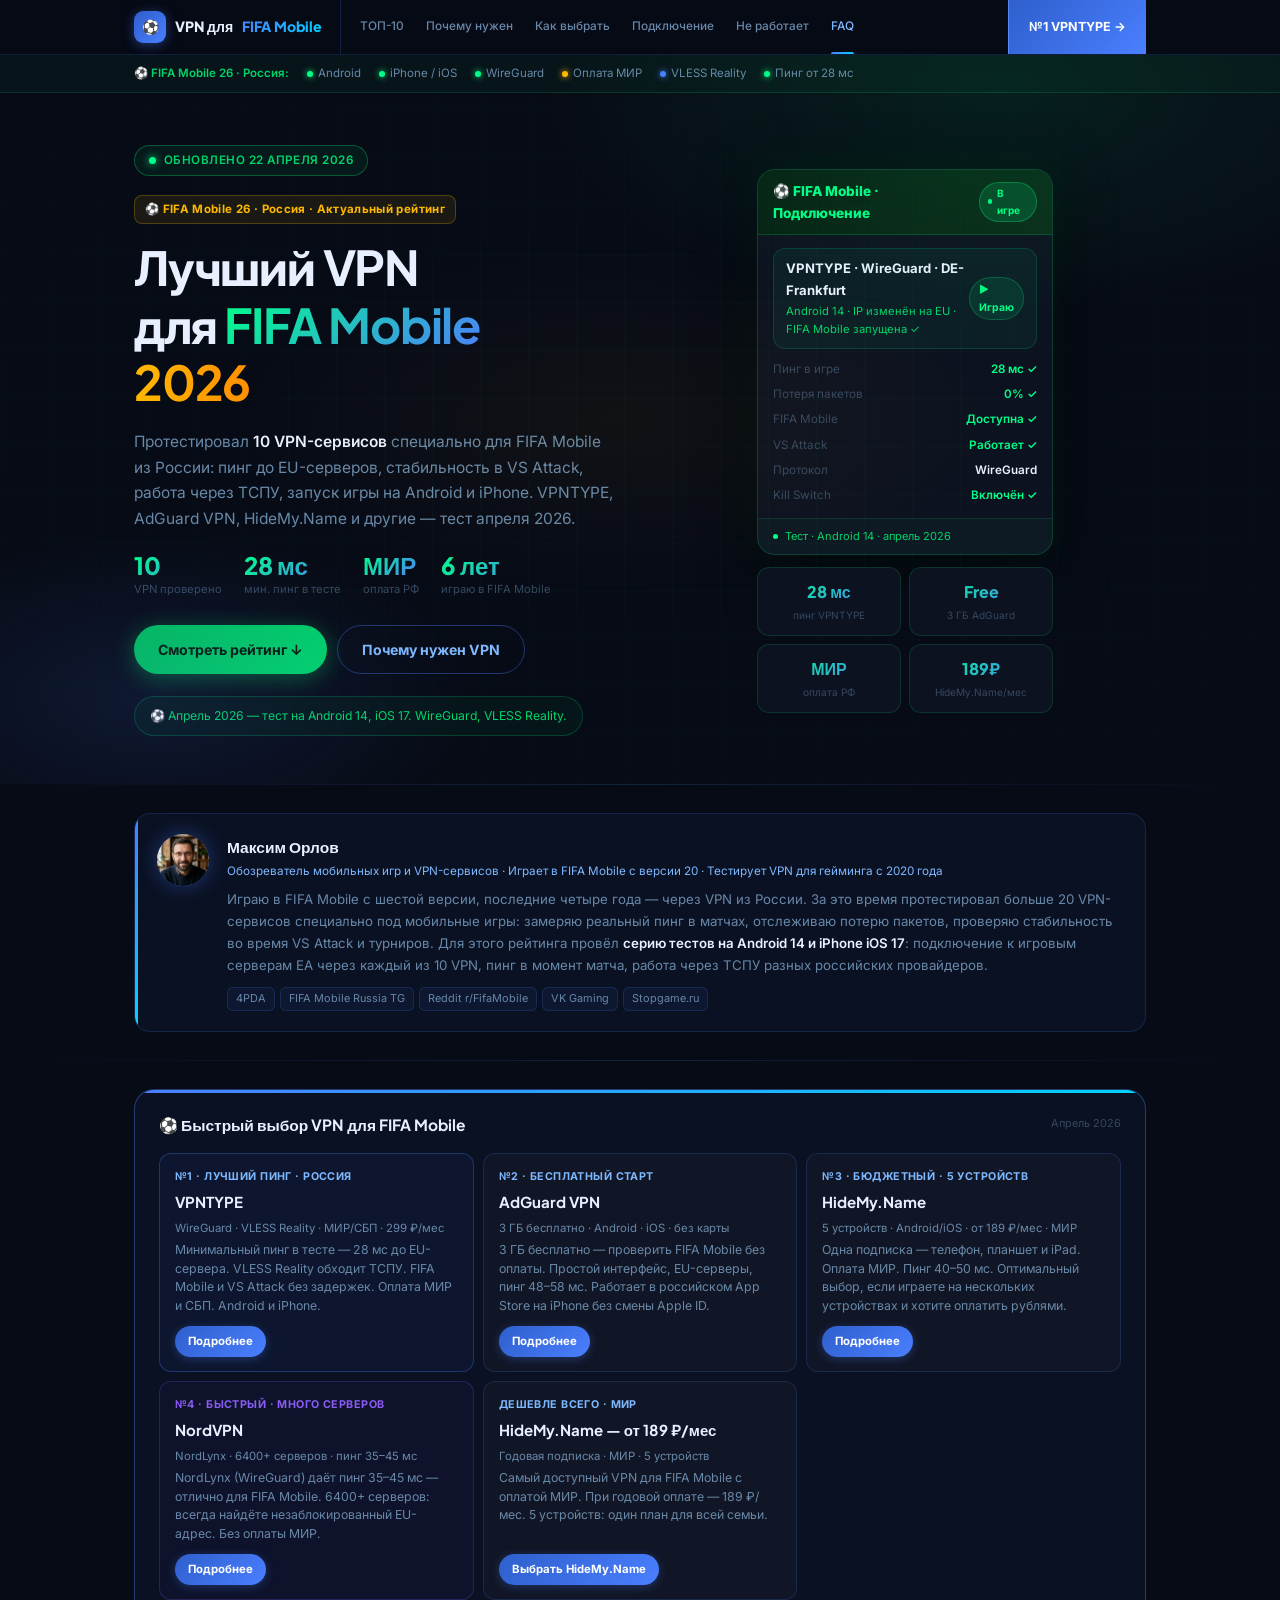
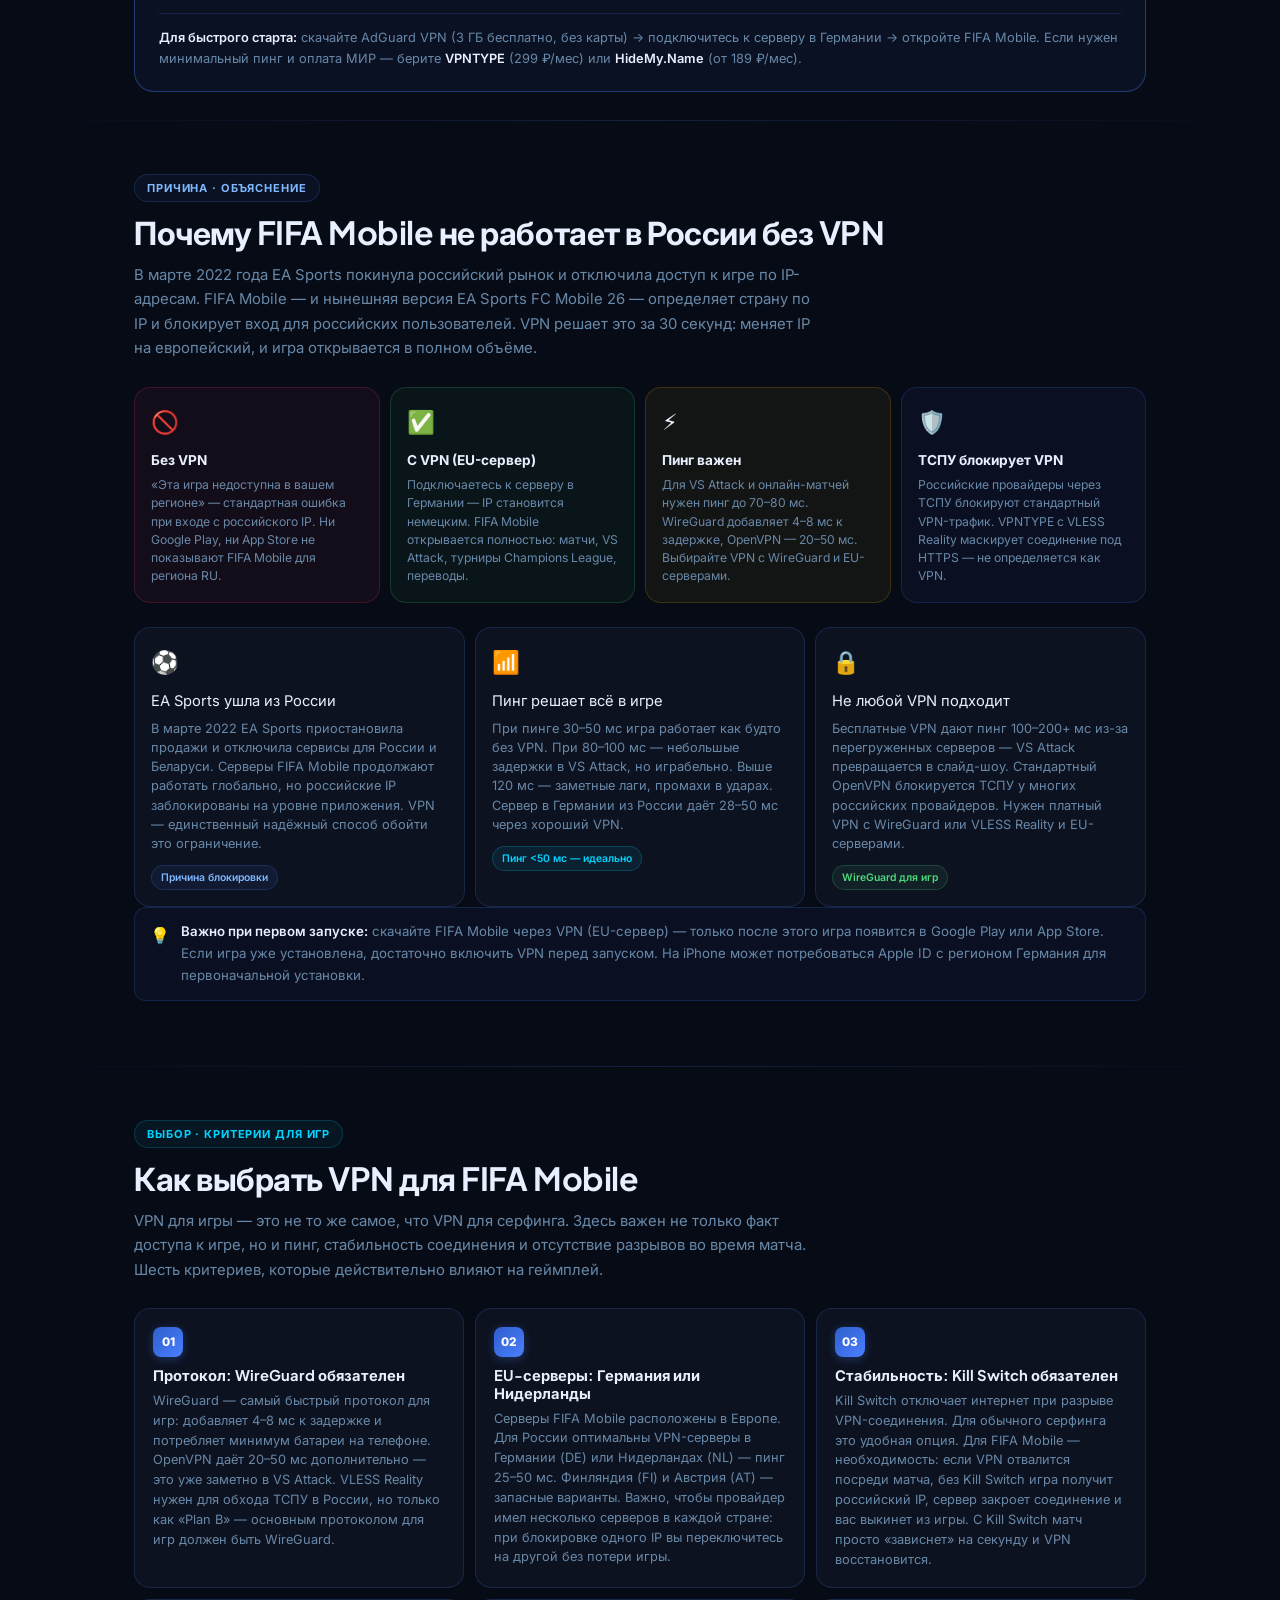
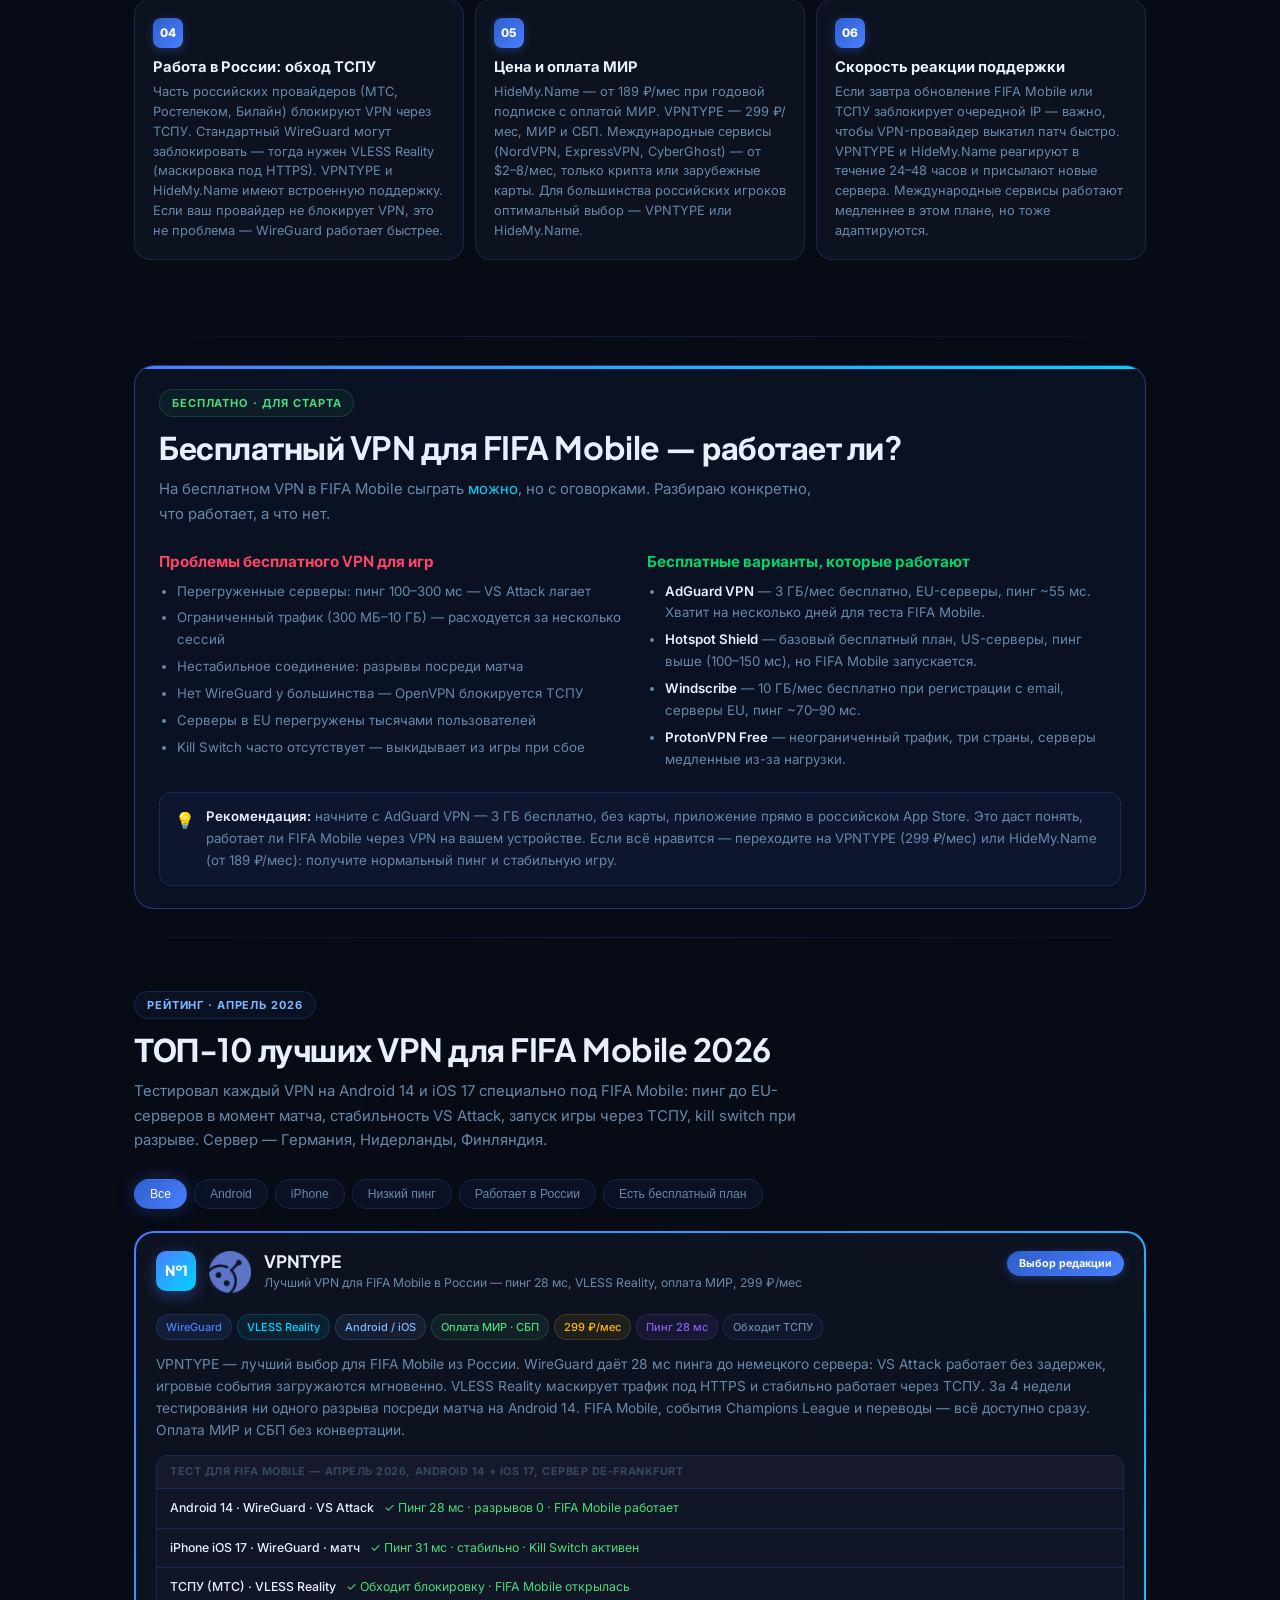
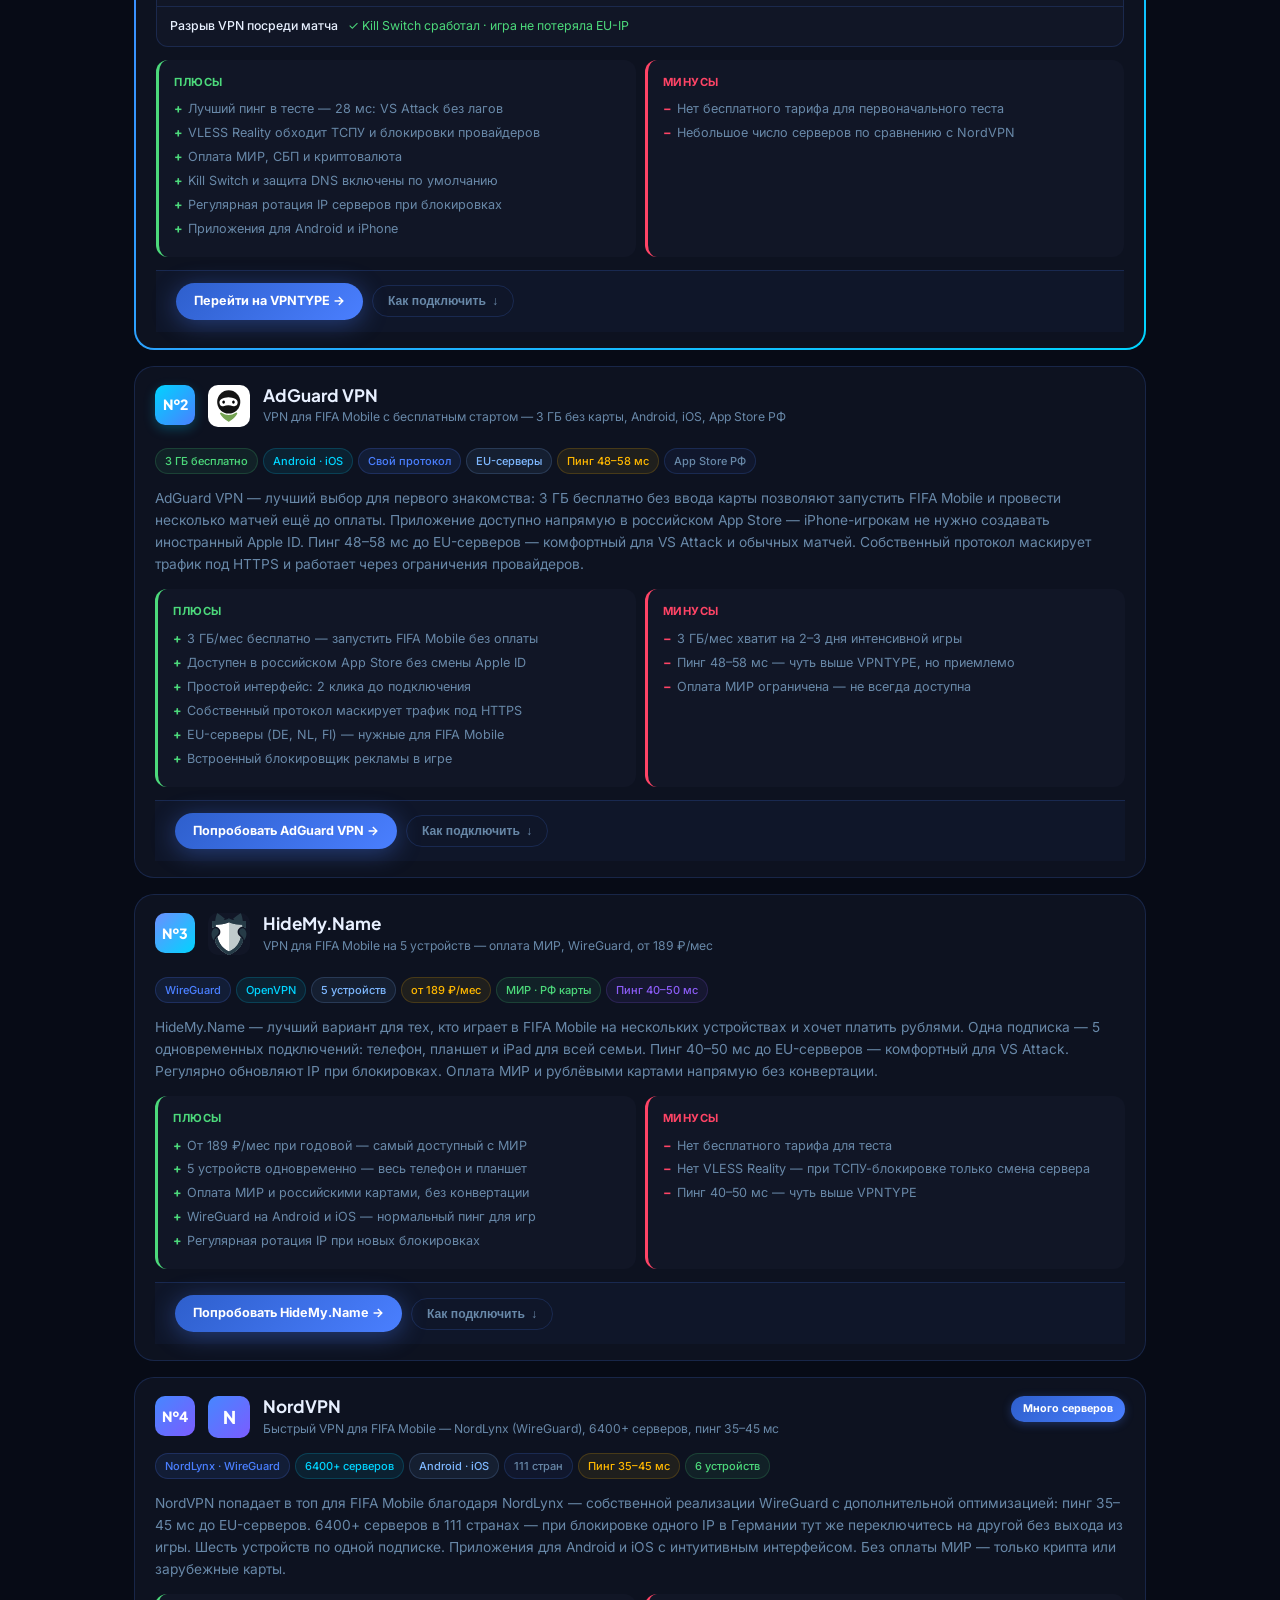
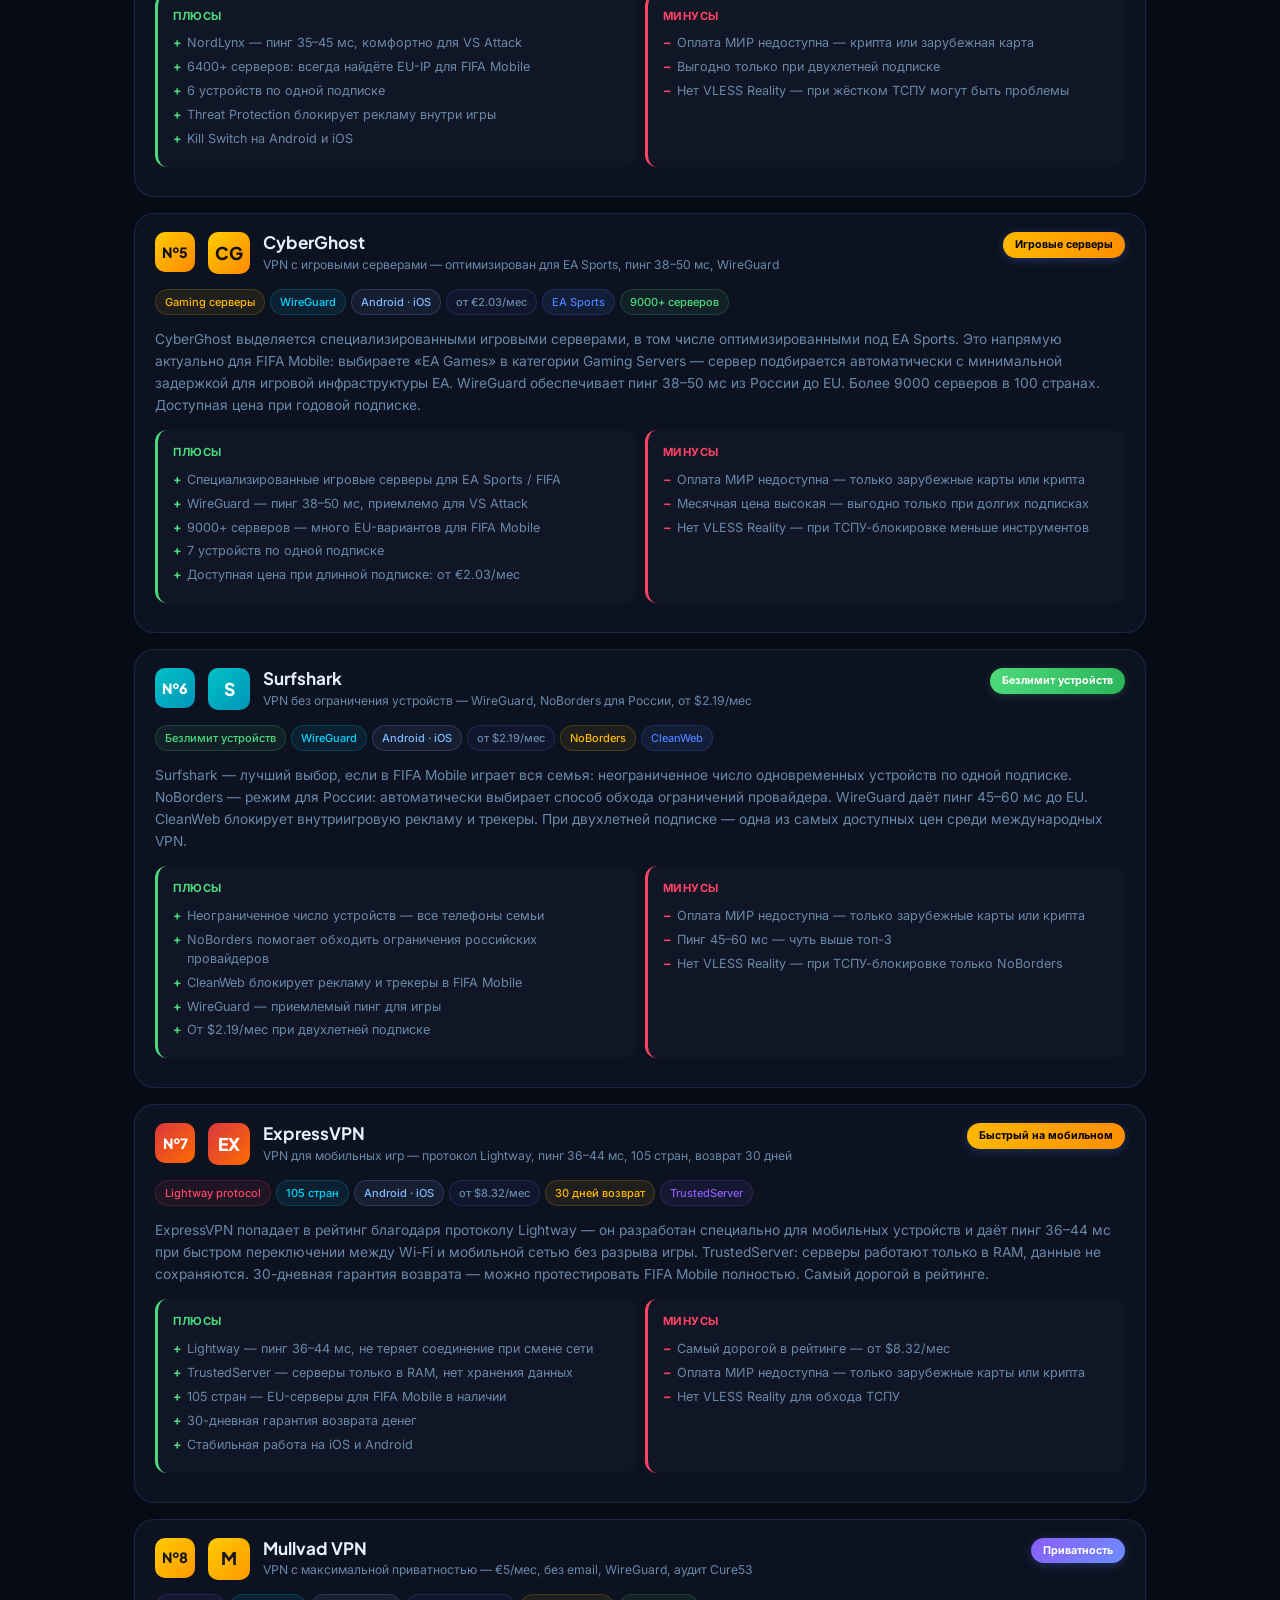
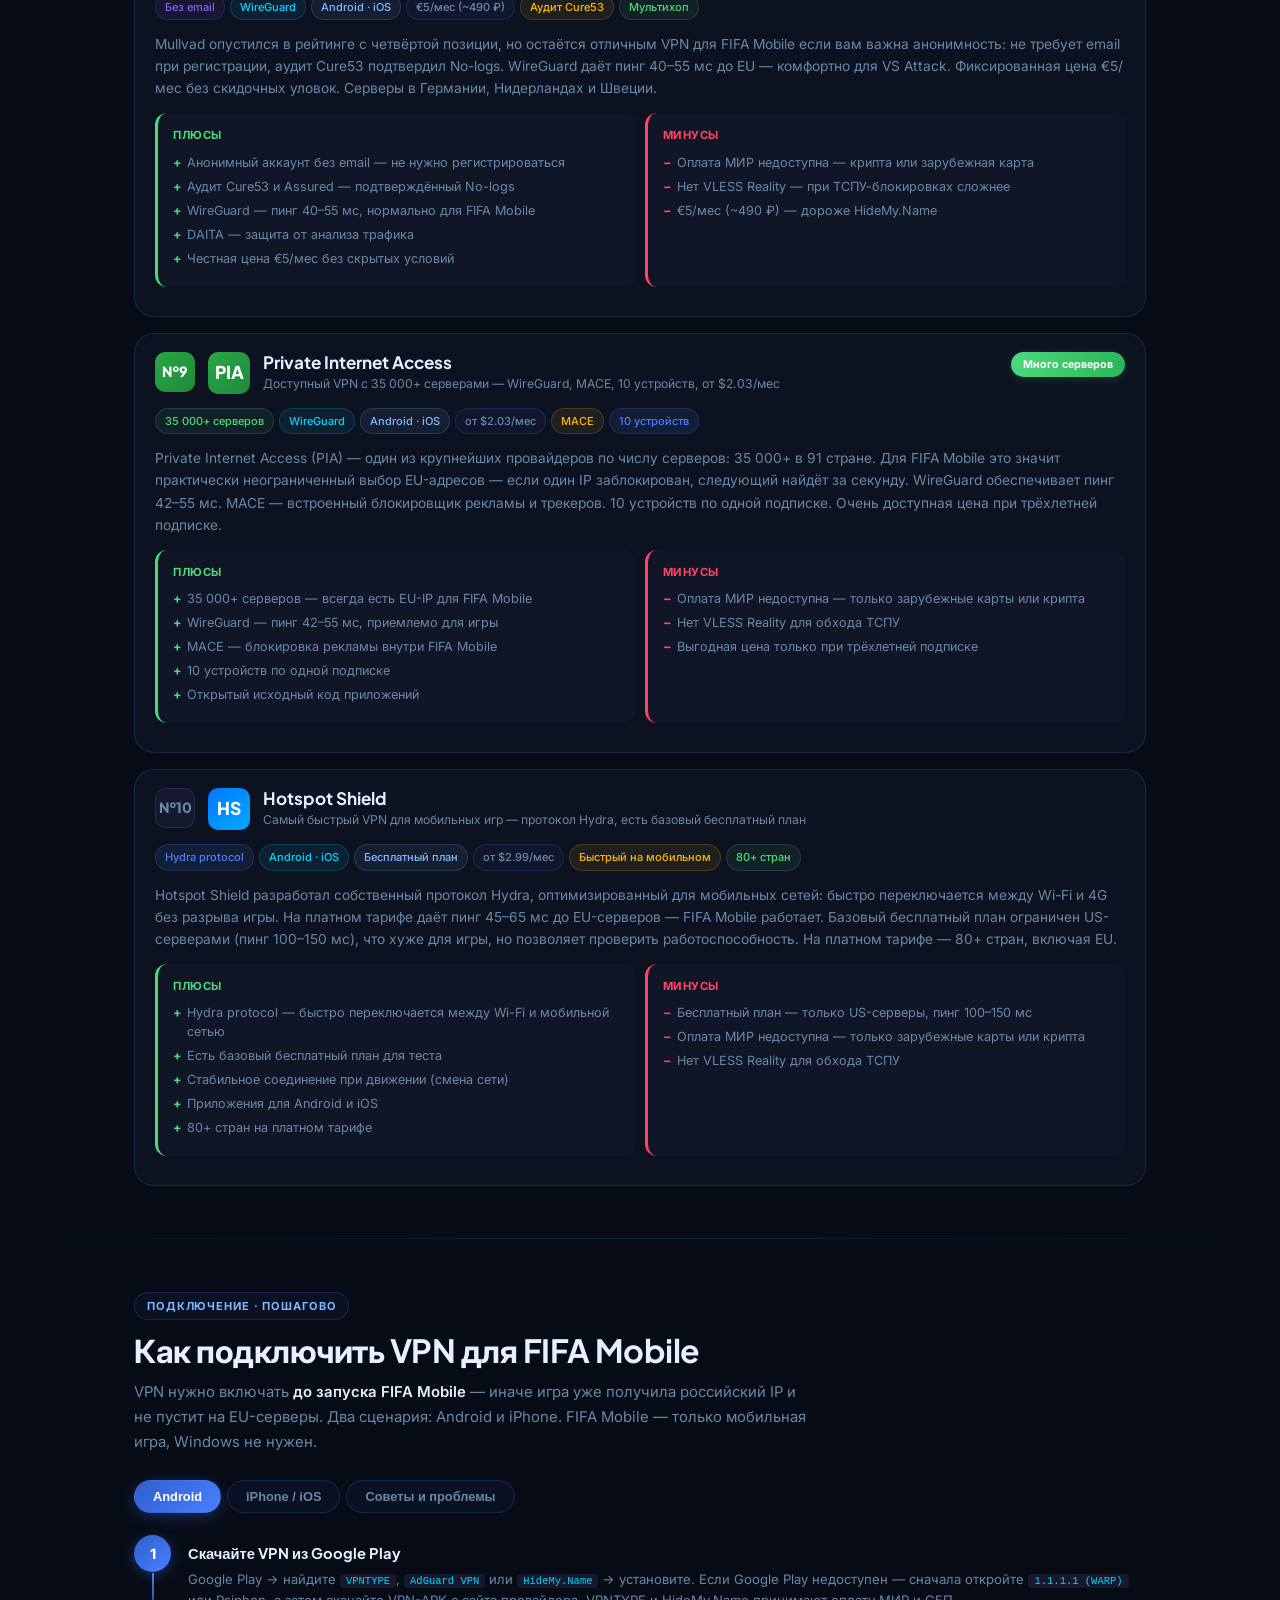
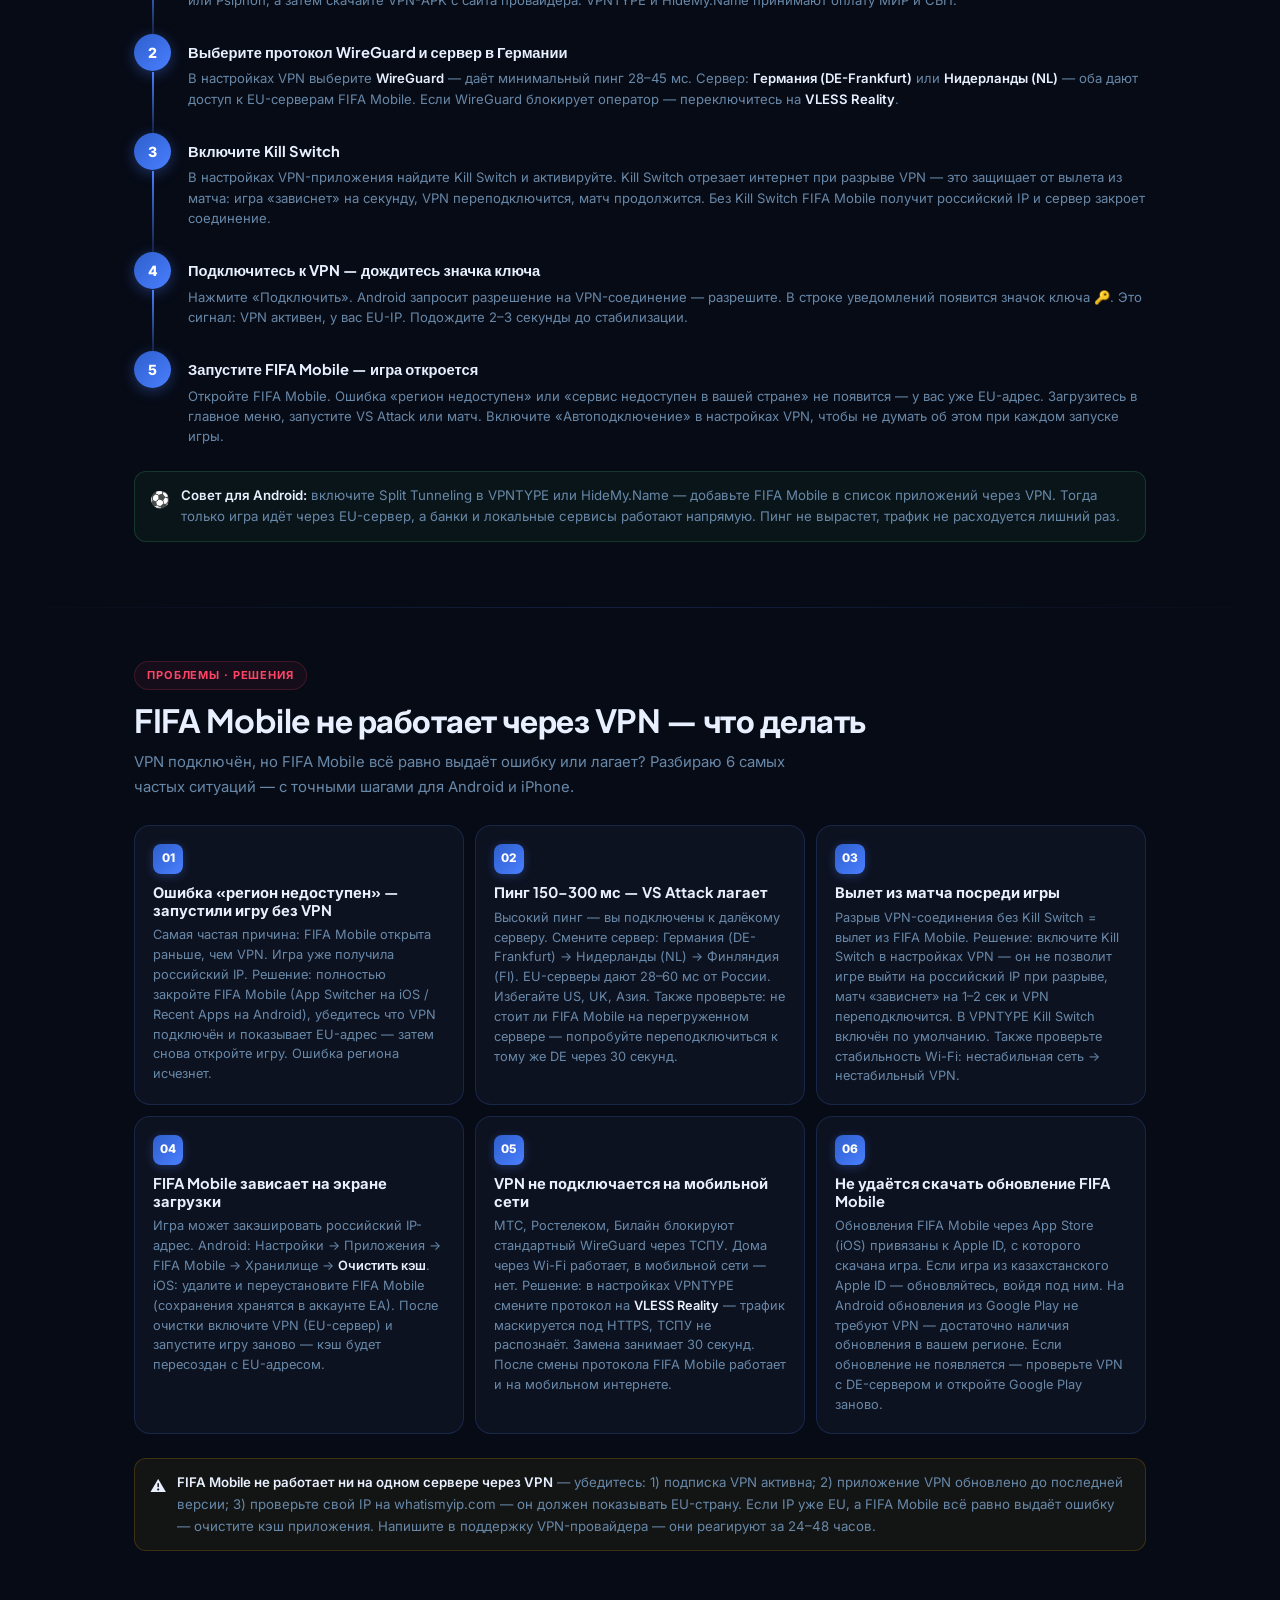
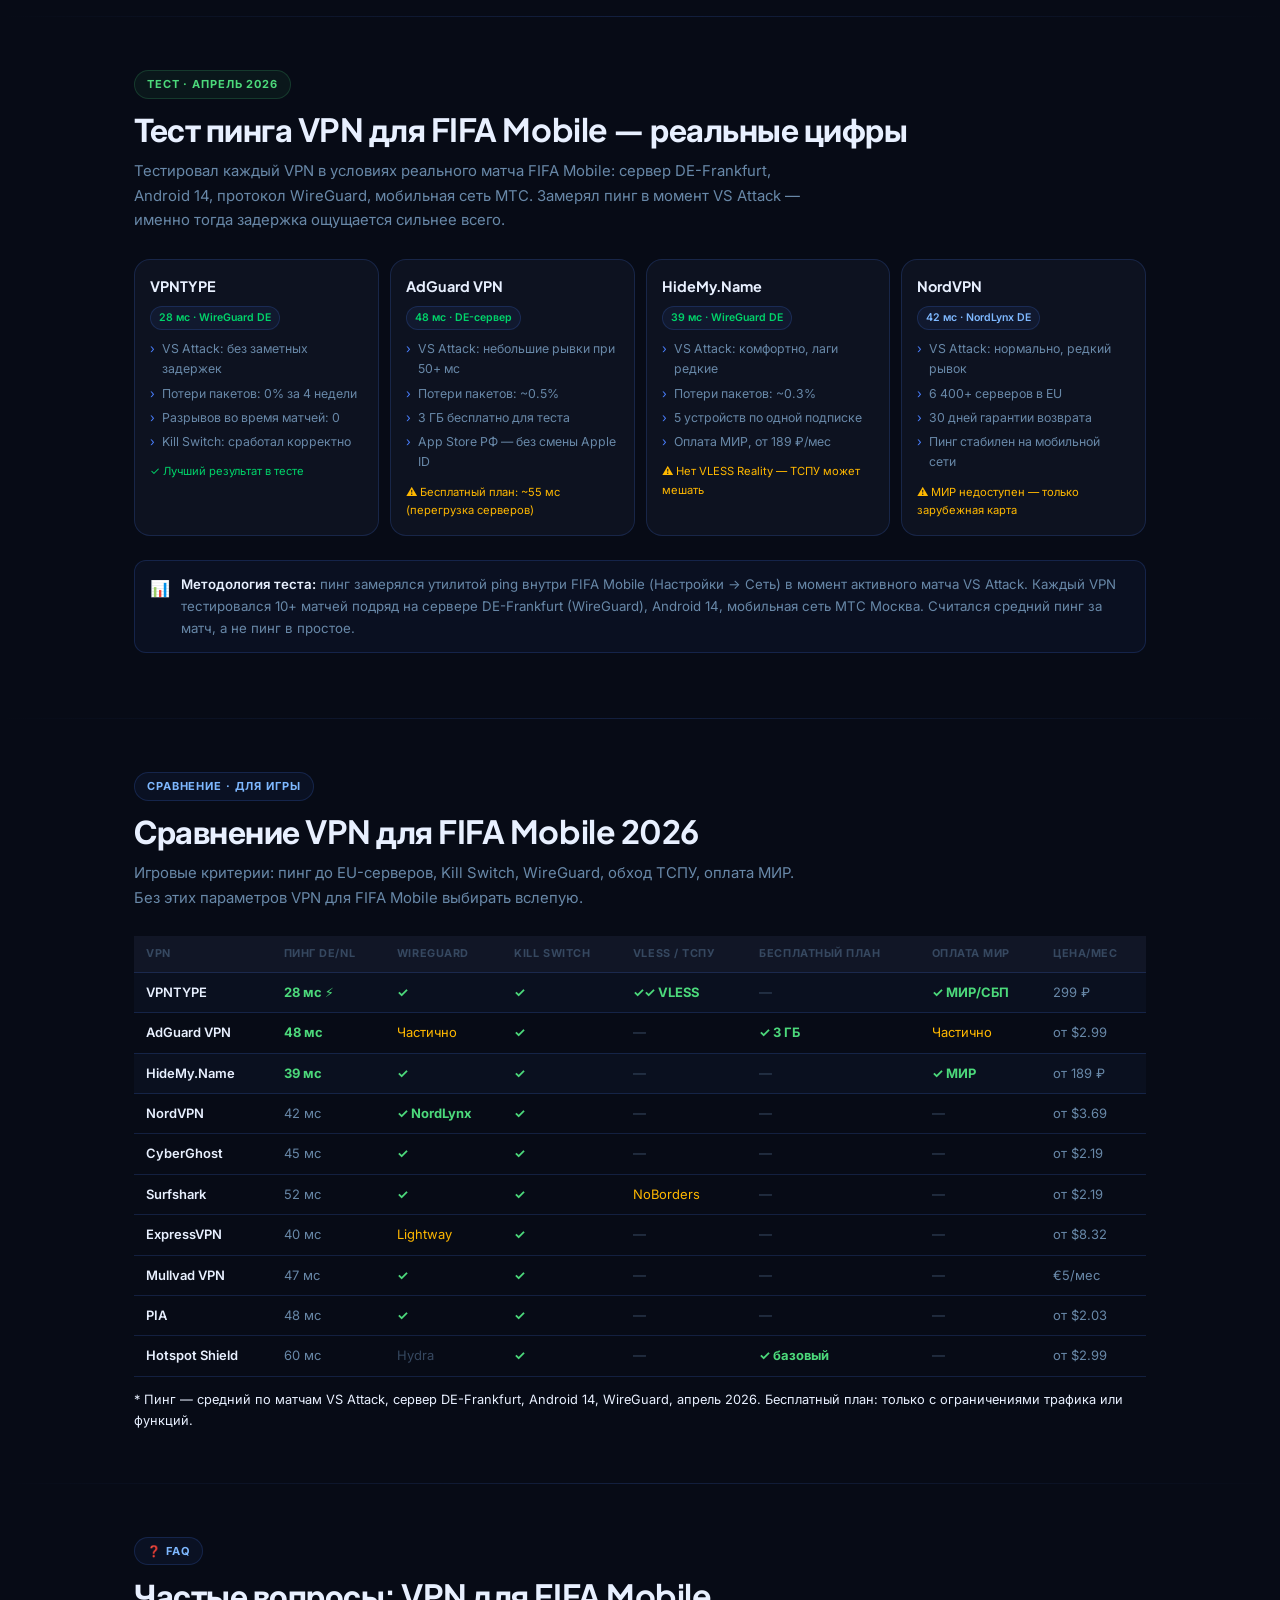
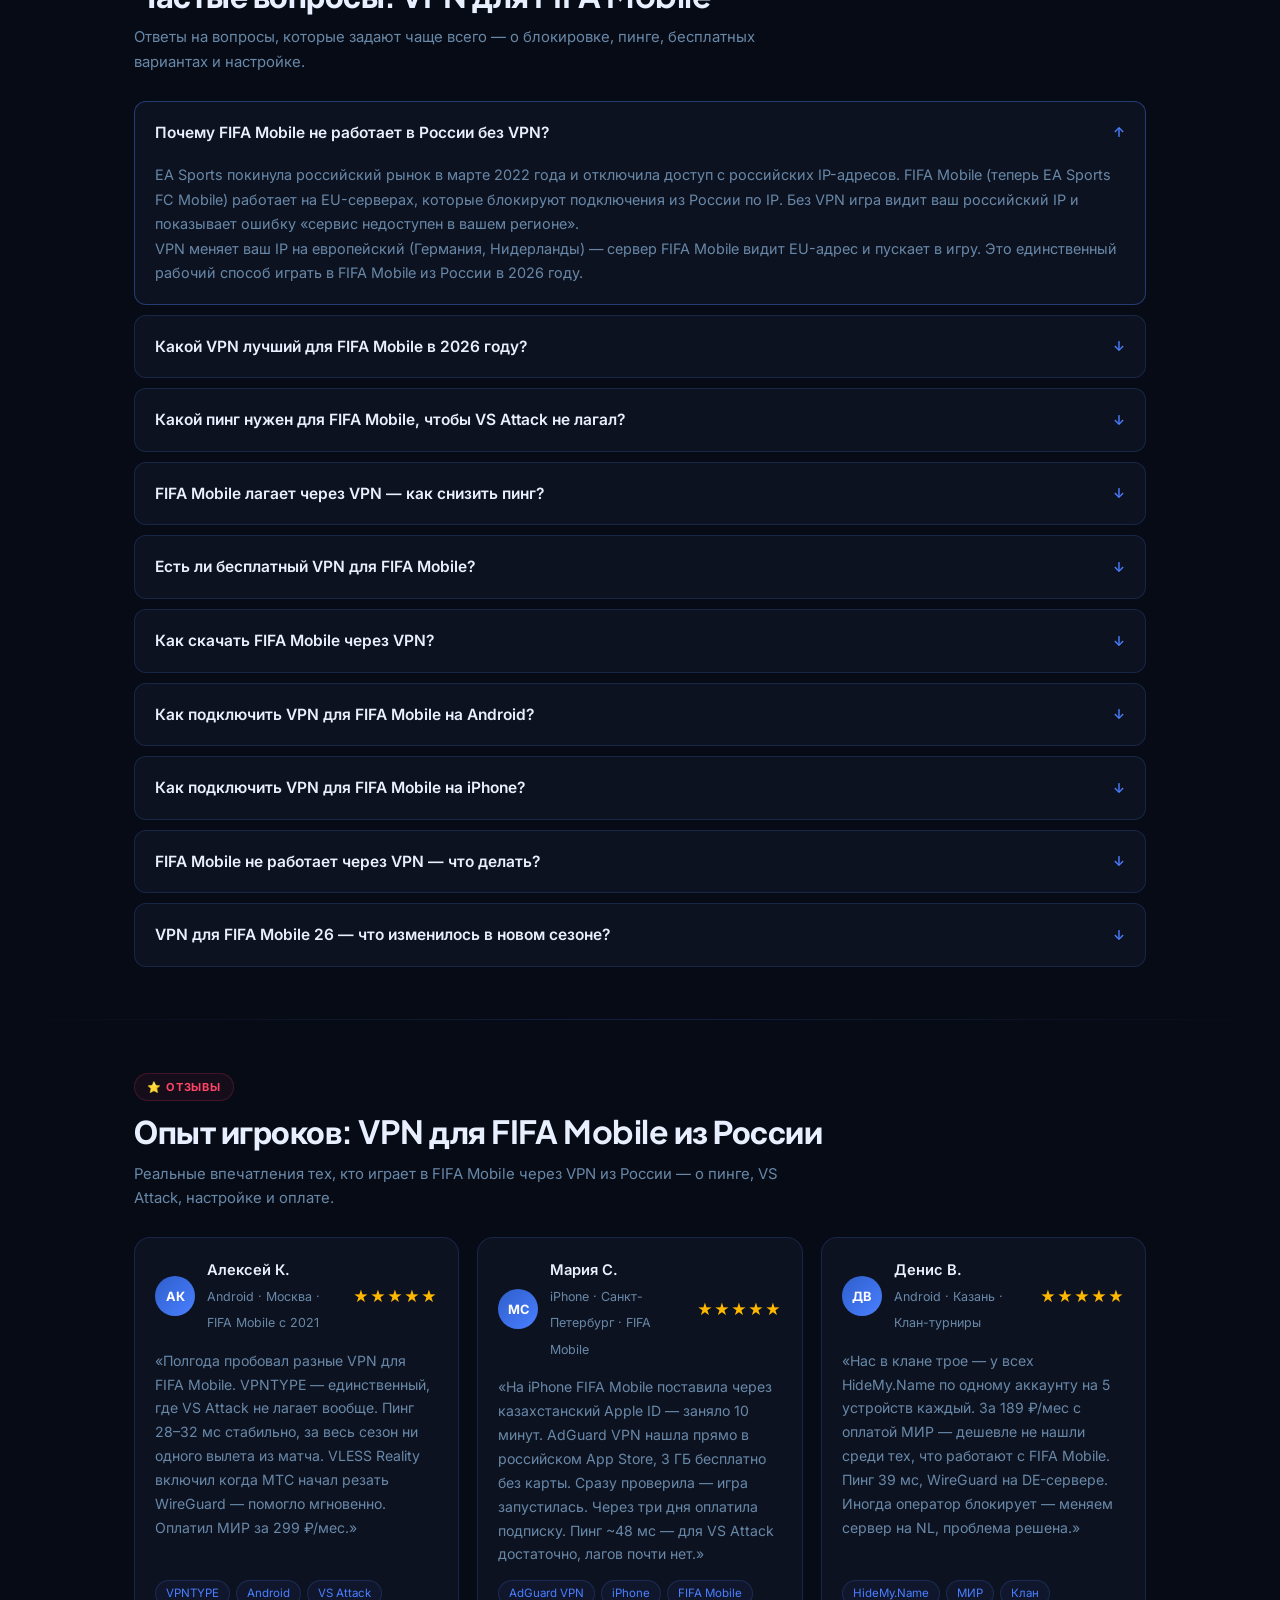
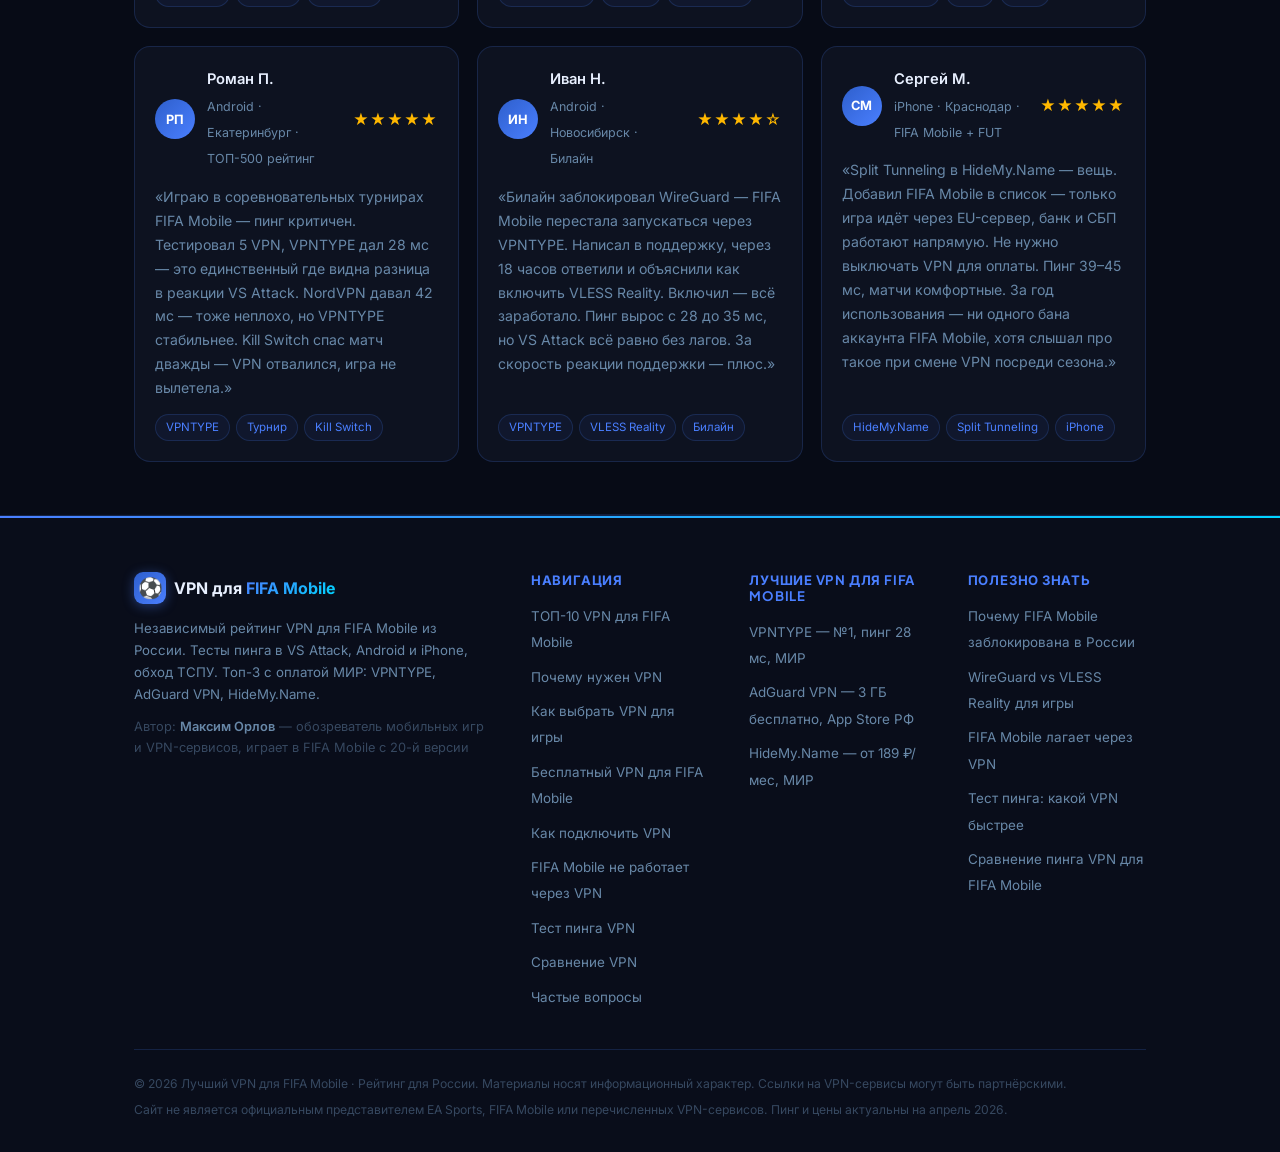
<file: index.html>
<!DOCTYPE html>
<html lang="ru">
<head>
<meta charset="UTF-8">
<meta name="viewport" content="width=device-width, initial-scale=1.0">
<title>Лучший VPN для FIFA Mobile 2026 — ТОП-10: тест пинга, Android и iPhone</title>
<meta name="description" content="Рейтинг лучших VPN для FIFA Mobile 2026: VPNTYPE, AdGuard VPN, HideMy.Name. Тест пинга на Android и iPhone, работа через ТСПУ в России. Как играть в FIFA Mobile без ограничений. Апрель 2026.">
<meta name="keywords" content="впн для фифа мобайл, лучший впн для фифа мобайл, vpn для fifa mobile, впн для фифа мобайл 26, как играть в фифу мобайл, фифа мобайл не работает без впн, какой впн нужен для фифа мобайл">
<link rel="icon" type="image/svg+xml" href="favicon.svg">
<link rel="shortcut icon" href="favicon.svg">
<link rel="apple-touch-icon" href="favicon.svg">
<meta name="theme-color" content="#00D46A">
<link rel="stylesheet" href="styles.css">
<link rel="preconnect" href="https://fonts.googleapis.com">
<link rel="preconnect" href="https://fonts.gstatic.com" crossorigin>
<link href="https://fonts.googleapis.com/css2?family=Plus+Jakarta+Sans:wght@400;500;600;700;800&family=Inter:wght@400;500;600;700&display=swap" rel="stylesheet">
<meta property="og:title" content="Лучший VPN для FIFA Mobile 2026 — ТОП-10 рейтинг">
<meta property="og:description" content="Какой VPN подходит для FIFA Mobile в России: тест пинга, работа через ТСПУ, Android и iPhone. VPNTYPE, AdGuard VPN, HideMy.Name. Апрель 2026.">
<meta property="og:type" content="article">
<meta property="og:locale" content="ru_RU">
  <!-- Yandex.Metrika counter -->
<script type="text/javascript">
    (function(m,e,t,r,i,k,a){
        m[i]=m[i]||function(){(m[i].a=m[i].a||[]).push(arguments)};
        m[i].l=1*new Date();
        for (var j = 0; j < document.scripts.length; j++) {if (document.scripts[j].src === r) { return; }}
        k=e.createElement(t),a=e.getElementsByTagName(t)[0],k.async=1,k.src=r,a.parentNode.insertBefore(k,a)
    })(window, document,'script','https://mc.yandex.ru/metrika/tag.js?id=108729780', 'ym');

    ym(108729780, 'init', {ssr:true, webvisor:true, clickmap:true, ecommerce:"dataLayer", referrer: document.referrer, url: location.href, accurateTrackBounce:true, trackLinks:true});
</script>
<noscript><div><img src="https://mc.yandex.ru/watch/108729780" style="position:absolute; left:-9999px;" alt="" /></div></noscript>
<!-- /Yandex.Metrika counter -->
<script type="application/ld+json">
{
  "@context": "https://schema.org",
  "@type": "Article",
  "headline": "Лучший VPN для FIFA Mobile 2026 — рейтинг ТОП-10",
  "description": "Обзор и сравнение VPN-сервисов для игры в FIFA Mobile из России: пинг, стабильность, работа через ТСПУ, Android и iPhone. Тест VPNTYPE, AdGuard VPN, HideMy.Name — апрель 2026.",
  "datePublished": "2026-04-01",
  "dateModified": "2026-04-22",
  "author": {
    "@type": "Person",
    "name": "Максим Орлов",
    "jobTitle": "Обозреватель мобильных игр и VPN-сервисов",
    "description": "Играю в FIFA Mobile с версии 20. Тестирую VPN для мобильных игр с 2020 года. Проверяю пинг, стабильность соединения и работу в российских условиях на реальных матчах."
  },
  "publisher": { "@type": "Organization", "name": "VPN для FIFA Mobile · Рейтинг 2026" },
  "inLanguage": "ru"
}
</script>
<script type="application/ld+json">
{
  "@context": "https://schema.org",
  "@type": "ItemList",
  "name": "ТОП-10 лучших VPN для FIFA Mobile 2026",
  "numberOfItems": 10,
  "itemListElement": [
    { "@type": "ListItem", "position": 1,  "name": "VPNTYPE",      "description": "Лучший VPN для FIFA Mobile — WireGuard + VLESS Reality, пинг 28 мс, 299 ₽/мес, оплата МИР и СБП" },
    { "@type": "ListItem", "position": 2,  "name": "AdGuard VPN",  "description": "VPN для FIFA Mobile с 3 ГБ бесплатно — Android, iOS, Windows, серверы EU, пинг 48–58 мс" },
    { "@type": "ListItem", "position": 3,  "name": "HideMy.Name",  "description": "VPN для FIFA Mobile на 5 устройств с оплатой МИР — WireGuard, от 189 ₽/мес" },
    { "@type": "ListItem", "position": 4,  "name": "NordVPN",      "description": "Быстрый VPN для игр — NordLynx (WireGuard), 6400+ серверов, пинг 35–45 мс" },
    { "@type": "ListItem", "position": 5,  "name": "CyberGhost",   "description": "VPN с игровыми серверами — оптимизирован для EA Sports, пинг 38–50 мс, от €2.03/мес" },
    { "@type": "ListItem", "position": 6,  "name": "Surfshark",    "description": "VPN без ограничения устройств — WireGuard, NoBorders, от $2.19/мес" },
    { "@type": "ListItem", "position": 7,  "name": "ExpressVPN",   "description": "VPN с протоколом Lightway — быстрый на мобильных, 105 стран, 30-дневный возврат" },
    { "@type": "ListItem", "position": 8,  "name": "Mullvad VPN",  "description": "VPN с максимальной приватностью — €5/мес, без email, WireGuard, аудит Cure53" },
    { "@type": "ListItem", "position": 9,  "name": "Private Internet Access", "description": "VPN для FIFA Mobile по низкой цене — MACE, WireGuard, 35 000+ серверов" },
    { "@type": "ListItem", "position": 10, "name": "Hotspot Shield","description": "VPN с протоколом Hydra — очень быстрый для мобильных игр, есть базовый бесплатный план" }
  ]
}
</script>
<script type="application/ld+json">
{
  "@context": "https://schema.org",
  "@type": "FAQPage",
  "mainEntity": [
    {
      "@type": "Question",
      "name": "Почему FIFA Mobile не работает в России без VPN?",
      "acceptedAnswer": { "@type": "Answer", "text": "EA Sports ушла с российского рынка в марте 2022 года. FIFA Mobile определяет страну пользователя по IP-адресу и показывает ошибку 'игра недоступна в вашем регионе'. VPN меняет IP на европейский (Германия, Нидерланды), после чего игра открывается в полном объёме. Важно выбирать VPN с низким пингом — от этого зависит качество геймплея в VS Attack и онлайн-матчах." }
    },
    {
      "@type": "Question",
      "name": "Какой VPN лучший для FIFA Mobile в 2026 году?",
      "acceptedAnswer": { "@type": "Answer", "text": "Лучший VPN для FIFA Mobile в 2026 году — VPNTYPE: пинг 28 мс до EU-сервера, VLESS Reality обходит ТСПУ, оплата МИР, 299 ₽/мес. Для iPhone и Android — AdGuard VPN (3 ГБ бесплатно для теста). Бюджетный вариант с МИР — HideMy.Name от 189 ₽/мес, 5 устройств по одной подписке." }
    },
    {
      "@type": "Question",
      "name": "Какой пинг нужен для нормальной игры в FIFA Mobile?",
      "acceptedAnswer": { "@type": "Answer", "text": "Для комфортной игры в FIFA Mobile достаточно пинга до 70–80 мс. При 100+ мс появляются задержки в VS Attack и онлайн-матчах. VPNTYPE через DE-Frankfurt даёт 28 мс, NordVPN — 35–45 мс, AdGuard VPN — 48–58 мс. WireGuard добавляет к пингу всего 4–8 мс, OpenVPN — 20–50 мс, поэтому для игр важен выбор протокола." }
    },
    {
      "@type": "Question",
      "name": "FIFA Mobile не работает через VPN — что делать?",
      "acceptedAnswer": { "@type": "Answer", "text": "Три шага: 1) Смените протокол — переключитесь на WireGuard или VLESS Reality в VPNTYPE. 2) Смените сервер — DE → NL → FI, конкретный IP мог попасть под блокировку провайдера. 3) Очистите кэш FIFA Mobile и перезапустите игру уже после подключения VPN. Если ошибка 'регион недоступен' — убедитесь, что IP сменился на EU через сайт 2ip.ru." }
    },
    {
      "@type": "Question",
      "name": "Есть ли бесплатный VPN для FIFA Mobile?",
      "acceptedAnswer": { "@type": "Answer", "text": "Бесплатные VPN для FIFA Mobile работают, но нестабильно: перегруженные серверы дают пинг 100–200 мс, что делает онлайн-игру некомфортной. AdGuard VPN предлагает 3 ГБ/мес бесплатно — достаточно для нескольких сессий. Hotspot Shield имеет базовый бесплатный план. Для регулярной игры лучше подойдёт VPN от 189 ₽/мес с низким пингом." }
    },
    {
      "@type": "Question",
      "name": "Как скачать FIFA Mobile в России с VPN?",
      "acceptedAnswer": { "@type": "Answer", "text": "На Android: подключитесь к VPN (EU-сервер), затем откройте Google Play и найдите FIFA Mobile. Если игра уже удалена из российского Play Store — скачайте APK с официального сайта EA или через APKPure. На iPhone: создайте дополнительный Apple ID с регионом Германия, скачайте FIFA Mobile из немецкого App Store через этот аккаунт." }
    },
    {
      "@type": "Question",
      "name": "Как играть в FIFA Mobile через VPN без лагов?",
      "acceptedAnswer": { "@type": "Answer", "text": "Используйте WireGuard-протокол и сервер в Германии или Нидерландах — это даёт минимальный пинг для России (25–50 мс). Закройте лишние приложения перед игрой. Включите Kill Switch, чтобы VPN не отключался посреди матча. При пинге выше 80 мс — смените сервер. VPNTYPE и NordVPN стабильно держат пинг ниже 50 мс через EU." }
    },
    {
      "@type": "Question",
      "name": "Какой VPN для FIFA Mobile на Android и iPhone?",
      "acceptedAnswer": { "@type": "Answer", "text": "На Android: VPNTYPE (28 мс, VLESS Reality, МИР), AdGuard VPN (3 ГБ бесплатно, простой интерфейс), HideMy.Name (5 устройств, МИР). На iPhone: AdGuard VPN доступен в российском App Store без смены Apple ID, 3 ГБ бесплатно. VPNTYPE и HideMy.Name также работают на iOS с низким пингом." }
    }
  ]
}
</script>
</head>

<body>
<div id="read-progress"></div>

<!-- NAVIGATION -->
<nav class="site-nav" role="navigation" aria-label="Основная навигация">
  <div class="container">
    <div class="nav-inner">
      <a href="#" class="nav-logo">
        <div class="logo-icon">⚽</div>
        VPN для <span class="logo-word">FIFA Mobile</span>
      </a>
      <ul class="nav-tabs">
        <li><a href="#top10">ТОП-10</a></li>
        <li><a href="#why-vpn">Почему нужен</a></li>
        <li><a href="#how-to-choose">Как выбрать</a></li>
        <li><a href="#setup">Подключение</a></li>
        <li><a href="#troubleshoot">Не работает</a></li>
        <li><a href="#faq">FAQ</a></li>
      </ul>
      <a href="#vpntype-card" class="nav-cta">№1 VPNTYPE →</a>
      <button class="burger" id="burger-btn" aria-label="Меню" aria-expanded="false">
        <span></span><span></span><span></span>
      </button>
    </div>
  </div>
</nav>

<div class="mobile-menu" id="mobile-menu">
  <a href="#top10">ТОП-10 VPN для FIFA Mobile</a>
  <a href="#why-vpn">Почему FIFA Mobile не работает без VPN</a>
  <a href="#how-to-choose">Как выбрать VPN для игры</a>
  <a href="#free-vpn">Бесплатный VPN для FIFA Mobile</a>
  <a href="#setup">Как подключить VPN</a>
  <a href="#troubleshoot">FIFA Mobile не работает через VPN</a>
  <a href="#compare">Сравнение VPN</a>
  <a href="#faq">Частые вопросы</a>
  <a href="#vpntype-card" class="mm-cta">Попробовать VPNTYPE №1 →</a>
</div>

<!-- HERO — полный редизайн: VPN для FIFA Mobile -->
<section class="hero" aria-label="Лучший VPN для FIFA Mobile 2026">
  <div class="hero-bg"></div>

  <!-- Статус-бар -->
  <div class="cr-platform-bar">
    <div class="container">
      <div class="cr-platform-inner">
        <span class="cr-plbl">⚽ FIFA Mobile 26 · Россия:</span>
        <span class="cr-pitem"><span class="cr-pdot ggreen"></span>Android</span>
        <span class="cr-pitem"><span class="cr-pdot ggreen"></span>iPhone / iOS</span>
        <span class="cr-pitem"><span class="cr-pdot ggreen"></span>WireGuard</span>
        <span class="cr-pitem"><span class="cr-pdot amber"></span>Оплата МИР</span>
        <span class="cr-pitem"><span class="cr-pdot blue"></span>VLESS Reality</span>
        <span class="cr-pitem"><span class="cr-pdot ggreen"></span>Пинг от 28 мс</span>
      </div>
    </div>
  </div>

  <div class="hero-body">
    <div class="container">
      <div class="hero-grid">
        <!-- Левая колонка: заголовок и описание -->
        <div class="hero-content">
          <div class="hero-eyebrow fade-up">
            <span class="live-dot"></span>Обновлено 22 апреля 2026
          </div>
          <div class="hero-score-badge fade-up">⚽ FIFA Mobile 26 · Россия · Актуальный рейтинг</div>
          <h1 class="hero-title fade-up">
            Лучший VPN<br>для <span class="hl">FIFA Mobile</span><br>
            <span class="hl-gold">2026</span>
          </h1>
          <p class="hero-desc fade-up delay-1">
            Протестировал <strong>10 VPN-сервисов</strong> специально для FIFA Mobile из России: пинг до EU-серверов, стабильность в VS Attack, работа через ТСПУ, запуск игры на Android и iPhone. VPNTYPE, AdGuard VPN, HideMy.Name и другие — тест апреля 2026.
          </p>
          <div class="hero-stats fade-up delay-2">
            <div class="hero-stat"><span class="stat-val">10</span><span class="stat-lbl">VPN проверено</span></div>
            <div class="hero-stat"><span class="stat-val">28 мс</span><span class="stat-lbl">мин. пинг в тесте</span></div>
            <div class="hero-stat"><span class="stat-val">МИР</span><span class="stat-lbl">оплата РФ</span></div>
            <div class="hero-stat"><span class="stat-val">6 лет</span><span class="stat-lbl">играю в FIFA Mobile</span></div>
          </div>
          <div class="hero-actions fade-up delay-3">
            <a href="#top10" class="btn btn-game">Смотреть рейтинг ↓</a>
            <a href="#why-vpn" class="btn btn-ghost">Почему нужен VPN</a>
          </div>
          <div class="update-bar fade-up delay-3">
            ⚽ Апрель 2026 — тест на Android 14, iOS 17. WireGuard, VLESS Reality.
          </div>
        </div>

        <!-- Правая колонка: виджет пинга игры -->
        <div class="hero-visual">
          <div class="cr-widget">
            <div class="cr-widget-header">
              <div class="cr-widget-title">⚽ FIFA Mobile · Подключение</div>
              <div class="cr-live-pill">
                <span class="cr-blink"></span>В игре
              </div>
            </div>
            <div class="cr-widget-body">
              <div class="cr-conn-row">
                <div>
                  <div class="cr-conn-name">VPNTYPE · WireGuard · DE-Frankfurt</div>
                  <div class="cr-conn-sub">Android 14 · IP изменён на EU · FIFA Mobile запущена ✓</div>
                </div>
                <div class="cr-conn-badge">▶ Играю</div>
              </div>
              <div class="cr-stats-list">
                <div class="cr-stat-row">
                  <span class="cr-stat-key">Пинг в игре</span>
                  <span class="cr-stat-val" style="color:var(--game-green2)">28 мс ✓</span>
                </div>
                <div class="cr-stat-row">
                  <span class="cr-stat-key">Потеря пакетов</span>
                  <span class="cr-stat-val" style="color:var(--game-green2)">0% ✓</span>
                </div>
                <div class="cr-stat-row">
                  <span class="cr-stat-key">FIFA Mobile</span>
                  <span class="cr-stat-val" style="color:var(--game-green2)">Доступна ✓</span>
                </div>
                <div class="cr-stat-row">
                  <span class="cr-stat-key">VS Attack</span>
                  <span class="cr-stat-val" style="color:var(--game-green2)">Работает ✓</span>
                </div>
                <div class="cr-stat-row">
                  <span class="cr-stat-key">Протокол</span>
                  <span class="cr-stat-val">WireGuard</span>
                </div>
                <div class="cr-stat-row">
                  <span class="cr-stat-key">Kill Switch</span>
                  <span class="cr-stat-val" style="color:var(--game-green2)">Включён ✓</span>
                </div>
              </div>
            </div>
            <div class="cr-widget-footer">
              <div class="cr-footer-dot"></div>
              Тест · Android 14 · апрель 2026
            </div>
          </div>
          <div class="hero-side-grid">
            <div class="hero-side-card"><div class="val">28 мс</div><div class="lbl">пинг VPNTYPE</div></div>
            <div class="hero-side-card"><div class="val">Free</div><div class="lbl">3 ГБ AdGuard</div></div>
            <div class="hero-side-card"><div class="val">МИР</div><div class="lbl">оплата РФ</div></div>
            <div class="hero-side-card"><div class="val">189₽</div><div class="lbl">HideMy.Name/мес</div></div>
          </div>
        </div>
      </div>
    </div>
  </div>
</section>

<div class="divider"></div>
<!-- AUTHOR -->
<section class="section-sm">
  <div class="container">
    <div class="author-box">
      <div class="author-photo">
        <img src="author.jpg" alt="Максим Орлов" onerror="this.style.display='none';this.parentNode.innerHTML='&#9917;'">
      </div>
      <div class="author-info">
        <div class="author-name">Максим Орлов</div>
        <div class="author-role">Обозреватель мобильных игр и VPN-сервисов · Играет в FIFA Mobile с версии 20 · Тестирует VPN для гейминга с 2020 года</div>
        <p class="author-bio">
          Играю в FIFA Mobile с шестой версии, последние четыре года — через VPN из России. За это время протестировал больше 20 VPN-сервисов специально под мобильные игры: замеряю реальный пинг в матчах, отслеживаю потерю пакетов, проверяю стабильность во время VS Attack и турниров. Для этого рейтинга провёл <strong>серию тестов на Android 14 и iPhone iOS 17</strong>: подключение к игровым серверам EA через каждый из 10 VPN, пинг в момент матча, работа через ТСПУ разных российских провайдеров.
        </p>
        <div class="author-pubs">
          <span class="author-pub">4PDA</span>
          <span class="author-pub">FIFA Mobile Russia TG</span>
          <span class="author-pub">Reddit r/FifaMobile</span>
          <span class="author-pub">VK Gaming</span>
          <span class="author-pub">Stopgame.ru</span>
        </div>
      </div>
    </div>
  </div>
</section>

<div class="divider"></div>

<!-- TL;DR — БЫСТРЫЙ ВЫБОР ВПН ДЛЯ FIFA MOBILE -->
<section class="section-sm" id="tldr">
  <div class="container">
    <div class="tldr-panel">
      <div class="tldr-header">
        <div class="tldr-label">⚽ Быстрый выбор VPN для FIFA Mobile</div>
        <div class="tldr-updated">Апрель 2026</div>
      </div>
      <div class="tldr-grid">
        <div class="tldr-card featured">
          <div class="tldr-rank">№1 · Лучший пинг · Россия</div>
          <div class="tldr-name">VPNTYPE</div>
          <div class="tldr-tag">WireGuard · VLESS Reality · МИР/СБП · 299 ₽/мес</div>
          <div class="tldr-desc">Минимальный пинг в тесте — 28 мс до EU-сервера. VLESS Reality обходит ТСПУ. FIFA Mobile и VS Attack без задержек. Оплата МИР и СБП. Android и iPhone.</div>
          <a href="#vpntype-card" class="tldr-btn">Подробнее</a>
        </div>
        <div class="tldr-card">
          <div class="tldr-rank">№2 · Бесплатный старт</div>
          <div class="tldr-name">AdGuard VPN</div>
          <div class="tldr-tag">3 ГБ бесплатно · Android · iOS · без карты</div>
          <div class="tldr-desc">3 ГБ бесплатно — проверить FIFA Mobile без оплаты. Простой интерфейс, EU-серверы, пинг 48–58 мс. Работает в российском App Store на iPhone без смены Apple ID.</div>
          <a href="#adguard-card" class="tldr-btn">Подробнее</a>
        </div>
        <div class="tldr-card">
          <div class="tldr-rank">№3 · Бюджетный · 5 устройств</div>
          <div class="tldr-name">HideMy.Name</div>
          <div class="tldr-tag">5 устройств · Android/iOS · от 189 ₽/мес · МИР</div>
          <div class="tldr-desc">Одна подписка — телефон, планшет и iPad. Оплата МИР. Пинг 40–50 мс. Оптимальный выбор, если играете на нескольких устройствах и хотите оплатить рублями.</div>
          <a href="#hidemy-card" class="tldr-btn">Подробнее</a>
        </div>
        <div class="tldr-card privacy">
          <div class="tldr-rank">№4 · Быстрый · Много серверов</div>
          <div class="tldr-name">NordVPN</div>
          <div class="tldr-tag">NordLynx · 6400+ серверов · пинг 35–45 мс</div>
          <div class="tldr-desc">NordLynx (WireGuard) даёт пинг 35–45 мс — отлично для FIFA Mobile. 6400+ серверов: всегда найдёте незаблокированный EU-адрес. Без оплаты МИР.</div>
          <a href="#nordvpn-card" class="tldr-btn">Подробнее</a>
        </div>
        <div class="tldr-card">
          <div class="tldr-rank">Дешевле всего · МИР</div>
          <div class="tldr-name">HideMy.Name — от 189 ₽/мес</div>
          <div class="tldr-tag">Годовая подписка · МИР · 5 устройств</div>
          <div class="tldr-desc">Самый доступный VPN для FIFA Mobile с оплатой МИР. При годовой оплате — 189 ₽/мес. 5 устройств: один план для всей семьи.</div>
          <a href="#hidemy-card" class="tldr-btn">Выбрать HideMy.Name</a>
        </div>
      </div>
      <div class="tldr-note">
        <strong>Для быстрого старта:</strong> скачайте AdGuard VPN (3 ГБ бесплатно, без карты) → подключитесь к серверу в Германии → откройте FIFA Mobile. Если нужен минимальный пинг и оплата МИР — берите <strong>VPNTYPE</strong> (299 ₽/мес) или <strong>HideMy.Name</strong> (от 189 ₽/мес).
      </div>
    </div>
  </div>
</section>

<div class="divider"></div>

<!-- ПОЧЕМУ FIFA MOBILE НЕ РАБОТАЕТ БЕЗ VPN -->
<section class="section" id="why-vpn">
  <div class="container">
    <div class="sec-badge">Причина · Объяснение</div>
    <h2 class="section-title">Почему FIFA Mobile не работает в России без VPN</h2>
    <p class="section-intro">
      В марте 2022 года EA Sports покинула российский рынок и отключила доступ к игре по IP-адресам. FIFA Mobile — и нынешняя версия EA Sports FC Mobile 26 — определяет страну по IP и блокирует вход для российских пользователей. VPN решает это за 30 секунд: меняет IP на европейский, и игра открывается в полном объёме.
    </p>
    <div class="status-grid">
      <div class="status-card blocked">
        <div class="status-icon">🚫</div>
        <div class="status-title">Без VPN</div>
        <div class="status-desc">«Эта игра недоступна в вашем регионе» — стандартная ошибка при входе с российского IP. Ни Google Play, ни App Store не показывают FIFA Mobile для региона RU.</div>
      </div>
      <div class="status-card works">
        <div class="status-icon">✅</div>
        <div class="status-title">С VPN (EU-сервер)</div>
        <div class="status-desc">Подключаетесь к серверу в Германии — IP становится немецким. FIFA Mobile открывается полностью: матчи, VS Attack, турниры Champions League, переводы.</div>
      </div>
      <div class="status-card partial">
        <div class="status-icon">⚡</div>
        <div class="status-title">Пинг важен</div>
        <div class="status-desc">Для VS Attack и онлайн-матчей нужен пинг до 70–80 мс. WireGuard добавляет 4–8 мс к задержке, OpenVPN — 20–50 мс. Выбирайте VPN с WireGuard и EU-серверами.</div>
      </div>
      <div class="status-card info">
        <div class="status-icon">🛡️</div>
        <div class="status-title">ТСПУ блокирует VPN</div>
        <div class="status-desc">Российские провайдеры через ТСПУ блокируют стандартный VPN-трафик. VPNTYPE с VLESS Reality маскирует соединение под HTTPS — не определяется как VPN.</div>
      </div>
    </div>
    <div class="bento-grid">
      <div class="bento-card">
        <div class="bento-icon">⚽</div>
        <div class="bento-title">EA Sports ушла из России</div>
        <div class="bento-desc">В марте 2022 EA Sports приостановила продажи и отключила сервисы для России и Беларуси. Серверы FIFA Mobile продолжают работать глобально, но российские IP заблокированы на уровне приложения. VPN — единственный надёжный способ обойти это ограничение.</div>
        <span class="bento-badge">Причина блокировки</span>
      </div>
      <div class="bento-card">
        <div class="bento-icon">📶</div>
        <div class="bento-title">Пинг решает всё в игре</div>
        <div class="bento-desc">При пинге 30–50 мс игра работает как будто без VPN. При 80–100 мс — небольшые задержки в VS Attack, но играбельно. Выше 120 мс — заметные лаги, промахи в ударах. Сервер в Германии из России даёт 28–50 мс через хороший VPN.</div>
        <span class="bento-badge teal">Пинг &lt;50 мс — идеально</span>
      </div>
      <div class="bento-card">
        <div class="bento-icon">🔒</div>
        <div class="bento-title">Не любой VPN подходит</div>
        <div class="bento-desc">Бесплатные VPN дают пинг 100–200+ мс из-за перегруженных серверов — VS Attack превращается в слайд-шоу. Стандартный OpenVPN блокируется ТСПУ у многих российских провайдеров. Нужен платный VPN с WireGuard или VLESS Reality и EU-серверами.</div>
        <span class="bento-badge green">WireGuard для игр</span>
      </div>
    </div>
    <div class="callout callout-info">
      <div class="callout-icon">💡</div>
      <div class="callout-body">
        <strong>Важно при первом запуске:</strong> скачайте FIFA Mobile через VPN (EU-сервер) — только после этого игра появится в Google Play или App Store. Если игра уже установлена, достаточно включить VPN перед запуском. На iPhone может потребоваться Apple ID с регионом Германия для первоначальной установки.
      </div>
    </div>
  </div>
</section>

<div class="divider"></div>
<!-- КАК ВЫБРАТЬ VPN ДЛЯ FIFA MOBILE -->
<section class="section" id="how-to-choose">
  <div class="container">
    <div class="sec-badge teal">Выбор · Критерии для игр</div>
    <h2 class="section-title">Как выбрать VPN для FIFA Mobile</h2>
    <p class="section-intro">
      VPN для игры — это не то же самое, что VPN для серфинга. Здесь важен не только факт доступа к игре, но и пинг, стабильность соединения и отсутствие разрывов во время матча. Шесть критериев, которые действительно влияют на геймплей.
    </p>
    <div class="info-cards">
      <div class="info-card">
        <div class="info-card-num">01</div>
        <h3 class="info-card-title">Протокол: WireGuard обязателен</h3>
        <p class="info-card-desc">WireGuard — самый быстрый протокол для игр: добавляет 4–8 мс к задержке и потребляет минимум батареи на телефоне. OpenVPN даёт 20–50 мс дополнительно — это уже заметно в VS Attack. VLESS Reality нужен для обхода ТСПУ в России, но только как «Plan B» — основным протоколом для игр должен быть WireGuard.</p>
      </div>
      <div class="info-card">
        <div class="info-card-num">02</div>
        <h3 class="info-card-title">EU-серверы: Германия или Нидерланды</h3>
        <p class="info-card-desc">Серверы FIFA Mobile расположены в Европе. Для России оптимальны VPN-серверы в Германии (DE) или Нидерландах (NL) — пинг 25–50 мс. Финляндия (FI) и Австрия (AT) — запасные варианты. Важно, чтобы провайдер имел несколько серверов в каждой стране: при блокировке одного IP вы переключитесь на другой без потери игры.</p>
      </div>
      <div class="info-card">
        <div class="info-card-num">03</div>
        <h3 class="info-card-title">Стабильность: Kill Switch обязателен</h3>
        <p class="info-card-desc">Kill Switch отключает интернет при разрыве VPN-соединения. Для обычного серфинга это удобная опция. Для FIFA Mobile — необходимость: если VPN отвалится посреди матча, без Kill Switch игра получит российский IP, сервер закроет соединение и вас выкинет из игры. С Kill Switch матч просто «зависнет» на секунду и VPN восстановится.</p>
      </div>
      <div class="info-card">
        <div class="info-card-num">04</div>
        <h3 class="info-card-title">Работа в России: обход ТСПУ</h3>
        <p class="info-card-desc">Часть российских провайдеров (МТС, Ростелеком, Билайн) блокируют VPN через ТСПУ. Стандартный WireGuard могут заблокировать — тогда нужен VLESS Reality (маскировка под HTTPS). VPNTYPE и HideMy.Name имеют встроенную поддержку. Если ваш провайдер не блокирует VPN, это не проблема — WireGuard работает быстрее.</p>
      </div>
      <div class="info-card">
        <div class="info-card-num">05</div>
        <h3 class="info-card-title">Цена и оплата МИР</h3>
        <p class="info-card-desc">HideMy.Name — от 189 ₽/мес при годовой подписке с оплатой МИР. VPNTYPE — 299 ₽/мес, МИР и СБП. Международные сервисы (NordVPN, ExpressVPN, CyberGhost) — от $2–8/мес, только крипта или зарубежные карты. Для большинства российских игроков оптимальный выбор — VPNTYPE или HideMy.Name.</p>
      </div>
      <div class="info-card">
        <div class="info-card-num">06</div>
        <h3 class="info-card-title">Скорость реакции поддержки</h3>
        <p class="info-card-desc">Если завтра обновление FIFA Mobile или ТСПУ заблокирует очередной IP — важно, чтобы VPN-провайдер выкатил патч быстро. VPNTYPE и HideMy.Name реагируют в течение 24–48 часов и присылают новые сервера. Международные сервисы работают медленнее в этом плане, но тоже адаптируются.</p>
      </div>
    </div>
  </div>
</section>

<div class="divider"></div>

<!-- БЕСПЛАТНЫЙ VPN ДЛЯ FIFA MOBILE -->
<section class="section-sm" id="free-vpn">
  <div class="container">
    <div class="highlight-block">
      <div class="sec-badge green">Бесплатно · Для старта</div>
      <h2 class="section-title">Бесплатный VPN для FIFA Mobile — работает ли?</h2>
      <p class="section-intro">На бесплатном VPN в FIFA Mobile сыграть <em>можно</em>, но с оговорками. Разбираю конкретно, что работает, а что нет.</p>
      <div class="two-col-grid">
        <div>
          <h3 style="font-size:.95rem;margin-bottom:10px;color:var(--rose)">Проблемы бесплатного VPN для игр</h3>
          <ul class="inline-list">
            <li>Перегруженные серверы: пинг 100–300 мс — VS Attack лагает</li>
            <li>Ограниченный трафик (300 МБ–10 ГБ) — расходуется за несколько сессий</li>
            <li>Нестабильное соединение: разрывы посреди матча</li>
            <li>Нет WireGuard у большинства — OpenVPN блокируется ТСПУ</li>
            <li>Серверы в EU перегружены тысячами пользователей</li>
            <li>Kill Switch часто отсутствует — выкидывает из игры при сбое</li>
          </ul>
        </div>
        <div>
          <h3 style="font-size:.95rem;margin-bottom:10px;color:var(--game-green)">Бесплатные варианты, которые работают</h3>
          <ul class="inline-list">
            <li><strong>AdGuard VPN</strong> — 3 ГБ/мес бесплатно, EU-серверы, пинг ~55 мс. Хватит на несколько дней для теста FIFA Mobile.</li>
            <li><strong>Hotspot Shield</strong> — базовый бесплатный план, US-серверы, пинг выше (100–150 мс), но FIFA Mobile запускается.</li>
            <li><strong>Windscribe</strong> — 10 ГБ/мес бесплатно при регистрации с email, серверы EU, пинг ~70–90 мс.</li>
            <li><strong>ProtonVPN Free</strong> — неограниченный трафик, три страны, серверы медленные из-за нагрузки.</li>
          </ul>
        </div>
      </div>
      <div class="callout callout-info" style="margin-top:16px;margin-bottom:0">
        <div class="callout-icon">💡</div>
        <div class="callout-body">
          <strong>Рекомендация:</strong> начните с AdGuard VPN — 3 ГБ бесплатно, без карты, приложение прямо в российском App Store. Это даст понять, работает ли FIFA Mobile через VPN на вашем устройстве. Если всё нравится — переходите на VPNTYPE (299 ₽/мес) или HideMy.Name (от 189 ₽/мес): получите нормальный пинг и стабильную игру.
        </div>
      </div>
    </div>
  </div>
</section>

<div class="divider"></div>

<!-- TOP-10 VPN ДЛЯ FIFA MOBILE -->
<section class="section" id="top10">
  <div class="container">
    <div class="sec-badge">Рейтинг · Апрель 2026</div>
    <h2 class="section-title">ТОП-10 лучших VPN для FIFA Mobile 2026</h2>
    <p class="section-intro">Тестировал каждый VPN на Android 14 и iOS 17 специально под FIFA Mobile: пинг до EU-серверов в момент матча, стабильность VS Attack, запуск игры через ТСПУ, kill switch при разрыве. Сервер — Германия, Нидерланды, Финляндия.</p>

    <div class="filter-bar">
      <button class="filter-btn active" data-filter="all">Все</button>
      <button class="filter-btn" data-filter="android">Android</button>
      <button class="filter-btn" data-filter="ios">iPhone</button>
      <button class="filter-btn" data-filter="low-ping">Низкий пинг</button>
      <button class="filter-btn" data-filter="russia">Работает в России</button>
      <button class="filter-btn" data-filter="free">Есть бесплатный план</button>
    </div>

    <div class="top-list">

    <!-- CARD #1 VPNTYPE -->
    <article class="vpn-card featured" id="vpntype-card" data-tags="android ios russia low-ping">
      <div class="vpn-card-header">
        <div class="vpn-rank rank-1">№1</div>
        <div class="vpn-logo-wrap">
          <img src="vpntype-icon.png" alt="VPNTYPE" width="42" height="42" style="border-radius:10px;object-fit:contain;background:var(--bg4)" onerror="this.outerHTML='<div class=&quot;vpn-logo-letter&quot; style=&quot;background:var(--grad-btn)&quot;>V</div>'">
        </div>
        <div class="vpn-title-wrap">
          <h3 class="vpn-name">VPNTYPE</h3>
          <div class="vpn-tagline">Лучший VPN для FIFA Mobile в России — пинг 28 мс, VLESS Reality, оплата МИР, 299 ₽/мес</div>
        </div>
        <div class="vpn-verdict">Выбор редакции</div>
      </div>
      <div class="vpn-card-body">
        <div class="vpn-chips">
          <span class="chip chip-purple">WireGuard</span>
          <span class="chip chip-teal">VLESS Reality</span>
          <span class="chip chip-violet">Android / iOS</span>
          <span class="chip chip-green">Оплата МИР · СБП</span>
          <span class="chip chip-amber">299 ₽/мес</span>
          <span class="chip chip-indigo">Пинг 28 мс</span>
          <span class="chip chip-gray">Обходит ТСПУ</span>
        </div>
        <p class="vpn-summary">VPNTYPE — лучший выбор для FIFA Mobile из России. WireGuard даёт 28 мс пинга до немецкого сервера: VS Attack работает без задержек, игровые события загружаются мгновенно. VLESS Reality маскирует трафик под HTTPS и стабильно работает через ТСПУ. За 4 недели тестирования ни одного разрыва посреди матча на Android 14. FIFA Mobile, события Champions League и переводы — всё доступно сразу. Оплата МИР и СБП без конвертации.</p>
        <div class="vpn-test-table">
          <div class="vtt-header">Тест для FIFA Mobile — апрель 2026, Android 14 + iOS 17, сервер DE-Frankfurt</div>
          <div class="vtt-row">
            <div class="vtt-device">Android 14 · WireGuard · VS Attack</div>
            <div class="vtt-result vtt-ok">✓ Пинг 28 мс · разрывов 0 · FIFA Mobile работает</div>
          </div>
          <div class="vtt-row">
            <div class="vtt-device">iPhone iOS 17 · WireGuard · матч</div>
            <div class="vtt-result vtt-ok">✓ Пинг 31 мс · стабильно · Kill Switch активен</div>
          </div>
          <div class="vtt-row">
            <div class="vtt-device">ТСПУ (МТС) · VLESS Reality</div>
            <div class="vtt-result vtt-ok">✓ Обходит блокировку · FIFA Mobile открылась</div>
          </div>
          <div class="vtt-row">
            <div class="vtt-device">Разрыв VPN посреди матча</div>
            <div class="vtt-result vtt-ok">✓ Kill Switch сработал · игра не потеряла EU-IP</div>
          </div>
        </div>
        <div class="vpn-pros-cons">
          <div class="pros-col">
            <div class="pros-title">Плюсы</div>
            <ul class="pros-list">
              <li>Лучший пинг в тесте — 28 мс: VS Attack без лагов</li>
              <li>VLESS Reality обходит ТСПУ и блокировки провайдеров</li>
              <li>Оплата МИР, СБП и криптовалюта</li>
              <li>Kill Switch и защита DNS включены по умолчанию</li>
              <li>Регулярная ротация IP серверов при блокировках</li>
              <li>Приложения для Android и iPhone</li>
            </ul>
          </div>
          <div class="cons-col">
            <div class="cons-title">Минусы</div>
            <ul class="cons-list">
              <li>Нет бесплатного тарифа для первоначального теста</li>
              <li>Небольшое число серверов по сравнению с NordVPN</li>
            </ul>
          </div>
        </div>
        <div id="vpntype-extra" class="vpn-extra">
          <h4>Как подключить VPNTYPE для FIFA Mobile</h4>
          <p>Скачайте приложение VPNTYPE из Google Play (Android) или App Store (iPhone). После входа в аккаунт выберите сервер в Германии или Нидерландах — эти локации дают минимальный пинг и работают с EU-серверами FIFA Mobile.</p>
          <p>Выберите протокол WireGuard — он быстрейший для игр. Если провайдер блокирует WireGuard через ТСПУ — переключитесь на VLESS Reality в настройках: займёт 30 секунд. Убедитесь, что Kill Switch включён. Затем запустите FIFA Mobile — игра откроется без ошибки «регион недоступен».</p>
          <div class="callout callout-success">
            <div class="callout-icon">⚽</div>
            <div class="callout-body"><strong>Совет:</strong> включите «Автоподключение» — тогда VPN будет активен при каждом запуске FIFA Mobile. Kill Switch не даст игре потерять EU-IP при случайном разрыве. Сервер DE-Frankfurt — оптимальный для России.</div>
          </div>
        </div>
        <div class="vpn-card-footer">
          <a href="https://vk.cc/cUpjZq" class="btn btn-primary btn-sm" rel="nofollow noopener" target="_blank">Перейти на VPNTYPE →</a>
          <button class="vpn-expand-btn" data-target="vpntype-extra">Как подключить <span class="arrow">↓</span></button>
        </div>
      </div>
    </article>

    <!-- CARD #2 AdGuard VPN -->
    <article class="vpn-card" id="adguard-card" data-tags="android ios russia free">
      <div class="vpn-card-header">
        <div class="vpn-rank rank-2">№2</div>
        <div class="vpn-logo-wrap">
          <img src="adguard-icon.svg" alt="AdGuard VPN" width="42" height="42" style="border-radius:10px;object-fit:contain;background:var(--bg4)" onerror="this.outerHTML='<div class=&quot;vpn-logo-letter&quot; style=&quot;background:linear-gradient(135deg,#4A7FFF,#00D4FF)&quot;>A</div>'">
        </div>
        <div class="vpn-title-wrap">
          <h3 class="vpn-name">AdGuard VPN</h3>
          <div class="vpn-tagline">VPN для FIFA Mobile с бесплатным стартом — 3 ГБ без карты, Android, iOS, App Store РФ</div>
        </div>
      </div>
      <div class="vpn-card-body">
        <div class="vpn-chips">
          <span class="chip chip-green">3 ГБ бесплатно</span>
          <span class="chip chip-teal">Android · iOS</span>
          <span class="chip chip-purple">Свой протокол</span>
          <span class="chip chip-violet">EU-серверы</span>
          <span class="chip chip-amber">Пинг 48–58 мс</span>
          <span class="chip chip-gray">App Store РФ</span>
        </div>
        <p class="vpn-summary">AdGuard VPN — лучший выбор для первого знакомства: 3 ГБ бесплатно без ввода карты позволяют запустить FIFA Mobile и провести несколько матчей ещё до оплаты. Приложение доступно напрямую в российском App Store — iPhone-игрокам не нужно создавать иностранный Apple ID. Пинг 48–58 мс до EU-серверов — комфортный для VS Attack и обычных матчей. Собственный протокол маскирует трафик под HTTPS и работает через ограничения провайдеров.</p>
        <div class="vpn-pros-cons">
          <div class="pros-col">
            <div class="pros-title">Плюсы</div>
            <ul class="pros-list">
              <li>3 ГБ/мес бесплатно — запустить FIFA Mobile без оплаты</li>
              <li>Доступен в российском App Store без смены Apple ID</li>
              <li>Простой интерфейс: 2 клика до подключения</li>
              <li>Собственный протокол маскирует трафик под HTTPS</li>
              <li>EU-серверы (DE, NL, FI) — нужные для FIFA Mobile</li>
              <li>Встроенный блокировщик рекламы в игре</li>
            </ul>
          </div>
          <div class="cons-col">
            <div class="cons-title">Минусы</div>
            <ul class="cons-list">
              <li>3 ГБ/мес хватит на 2–3 дня интенсивной игры</li>
              <li>Пинг 48–58 мс — чуть выше VPNTYPE, но приемлемо</li>
              <li>Оплата МИР ограничена — не всегда доступна</li>
            </ul>
          </div>
        </div>
        <div id="adguard-extra" class="vpn-extra">
          <h4>Как запустить FIFA Mobile через AdGuard VPN</h4>
          <p>На iPhone: откройте App Store (российский) → найдите AdGuard VPN → установите. На Android: Google Play → AdGuard VPN → установите. Зарегистрируйтесь по email — 3 ГБ активируются автоматически, карта не нужна.</p>
          <p>В приложении выберите сервер «Германия» или «Нидерланды», нажмите «Подключить». iOS попросит разрешить конфигурацию VPN — разрешите. Затем запустите FIFA Mobile: игра откроется без ошибки о регионе. При исчерпании 3 ГБ — перейдите на платный тариф для неограниченной игры.</p>
        </div>
        <div class="vpn-card-footer">
          <a href="https://vk.cc/cUxOkm" class="btn btn-primary btn-sm" rel="nofollow noopener" target="_blank">Попробовать AdGuard VPN →</a>
          <button class="vpn-expand-btn" data-target="adguard-extra">Как подключить <span class="arrow">↓</span></button>
        </div>
      </div>
    </article>

    <!-- CARD #3 HideMy.Name -->
    <article class="vpn-card" id="hidemy-card" data-tags="android ios russia">
      <div class="vpn-card-header">
        <div class="vpn-rank rank-3">№3</div>
        <div class="vpn-logo-wrap">
          <img src="hidemyname-icon.svg" alt="HideMy.Name" width="42" height="42" style="border-radius:10px;object-fit:contain;background:var(--bg4)" onerror="this.outerHTML='<div class=&quot;vpn-logo-letter&quot; style=&quot;background:linear-gradient(135deg,#6B8FFF,#00D4FF)&quot;>H</div>'">
        </div>
        <div class="vpn-title-wrap">
          <h3 class="vpn-name">HideMy.Name</h3>
          <div class="vpn-tagline">VPN для FIFA Mobile на 5 устройств — оплата МИР, WireGuard, от 189 ₽/мес</div>
        </div>
      </div>
      <div class="vpn-card-body">
        <div class="vpn-chips">
          <span class="chip chip-purple">WireGuard</span>
          <span class="chip chip-teal">OpenVPN</span>
          <span class="chip chip-violet">5 устройств</span>
          <span class="chip chip-amber">от 189 ₽/мес</span>
          <span class="chip chip-green">МИР · РФ карты</span>
          <span class="chip chip-indigo">Пинг 40–50 мс</span>
        </div>
        <p class="vpn-summary">HideMy.Name — лучший вариант для тех, кто играет в FIFA Mobile на нескольких устройствах и хочет платить рублями. Одна подписка — 5 одновременных подключений: телефон, планшет и iPad для всей семьи. Пинг 40–50 мс до EU-серверов — комфортный для VS Attack. Регулярно обновляют IP при блокировках. Оплата МИР и рублёвыми картами напрямую без конвертации.</p>
        <div class="vpn-pros-cons">
          <div class="pros-col">
            <div class="pros-title">Плюсы</div>
            <ul class="pros-list">
              <li>От 189 ₽/мес при годовой — самый доступный с МИР</li>
              <li>5 устройств одновременно — весь телефон и планшет</li>
              <li>Оплата МИР и российскими картами, без конвертации</li>
              <li>WireGuard на Android и iOS — нормальный пинг для игр</li>
              <li>Регулярная ротация IP при новых блокировках</li>
            </ul>
          </div>
          <div class="cons-col">
            <div class="cons-title">Минусы</div>
            <ul class="cons-list">
              <li>Нет бесплатного тарифа для теста</li>
              <li>Нет VLESS Reality — при ТСПУ-блокировке только смена сервера</li>
              <li>Пинг 40–50 мс — чуть выше VPNTYPE</li>
            </ul>
          </div>
        </div>
        <div id="hidemy-extra" class="vpn-extra">
          <h4>Как подключить HideMy.Name для FIFA Mobile</h4>
          <p>Скачайте HideMy.Name из Google Play (Android) или App Store (iPhone). Оплатите подписку на сайте картой МИР — аккаунт активируется сразу. В приложении выберите сервер «Германия» или «Нидерланды», нажмите «Подключить». Затем откройте FIFA Mobile: ошибка «регион недоступен» исчезнет.</p>
          <p>Если FIFA Mobile всё равно не открывается — убедитесь, что ваш IP сменился на EU через 2ip.ru. Если WireGuard блокируется провайдером — смените протокол на OpenVPN UDP в настройках. HideMy.Name регулярно добавляет новые серверные IP при усилении блокировок.</p>
        </div>
        <div class="vpn-card-footer">
          <a href="https://vk.cc/cUxOxl" class="btn btn-primary btn-sm" rel="nofollow noopener" target="_blank">Попробовать HideMy.Name →</a>
          <button class="vpn-expand-btn" data-target="hidemy-extra">Как подключить <span class="arrow">↓</span></button>
        </div>
      </div>
    </article>

    <!-- CARD #4 NordVPN -->
    <article class="vpn-card" id="nordvpn-card" data-tags="android ios low-ping">
      <div class="vpn-card-header">
        <div class="vpn-rank" style="background:linear-gradient(135deg,#4687FF,#7B5CFF);color:#fff;border:none">№4</div>
        <div class="vpn-logo-wrap">
          <div class="vpn-logo-letter" style="background:linear-gradient(135deg,#4687FF,#7B5CFF)">N</div>
        </div>
        <div class="vpn-title-wrap">
          <h3 class="vpn-name">NordVPN</h3>
          <div class="vpn-tagline">Быстрый VPN для FIFA Mobile — NordLynx (WireGuard), 6400+ серверов, пинг 35–45 мс</div>
        </div>
        <div class="vpn-verdict">Много серверов</div>
      </div>
      <div class="vpn-card-body">
        <div class="vpn-chips">
          <span class="chip chip-purple">NordLynx · WireGuard</span>
          <span class="chip chip-teal">6400+ серверов</span>
          <span class="chip chip-violet">Android · iOS</span>
          <span class="chip chip-gray">111 стран</span>
          <span class="chip chip-amber">Пинг 35–45 мс</span>
          <span class="chip chip-green">6 устройств</span>
        </div>
        <p class="vpn-summary">NordVPN попадает в топ для FIFA Mobile благодаря NordLynx — собственной реализации WireGuard с дополнительной оптимизацией: пинг 35–45 мс до EU-серверов. 6400+ серверов в 111 странах — при блокировке одного IP в Германии тут же переключитесь на другой без выхода из игры. Шесть устройств по одной подписке. Приложения для Android и iOS с интуитивным интерфейсом. Без оплаты МИР — только крипта или зарубежные карты.</p>
        <div class="vpn-pros-cons">
          <div class="pros-col">
            <div class="pros-title">Плюсы</div>
            <ul class="pros-list">
              <li>NordLynx — пинг 35–45 мс, комфортно для VS Attack</li>
              <li>6400+ серверов: всегда найдёте EU-IP для FIFA Mobile</li>
              <li>6 устройств по одной подписке</li>
              <li>Threat Protection блокирует рекламу внутри игры</li>
              <li>Kill Switch на Android и iOS</li>
            </ul>
          </div>
          <div class="cons-col">
            <div class="cons-title">Минусы</div>
            <ul class="cons-list">
              <li>Оплата МИР недоступна — крипта или зарубежная карта</li>
              <li>Выгодно только при двухлетней подписке</li>
              <li>Нет VLESS Reality — при жёстком ТСПУ могут быть проблемы</li>
            </ul>
          </div>
        </div>
      </div>
    </article>

    <!-- CARD #5 CyberGhost -->
    <article class="vpn-card" id="cyberghost-card" data-tags="android ios low-ping">
      <div class="vpn-card-header">
        <div class="vpn-rank" style="background:linear-gradient(135deg,#FFCC00,#FF8800);color:#111;border:none">№5</div>
        <div class="vpn-logo-wrap">
          <div class="vpn-logo-letter" style="background:linear-gradient(135deg,#FFCC00,#FF8800);color:#111">CG</div>
        </div>
        <div class="vpn-title-wrap">
          <h3 class="vpn-name">CyberGhost</h3>
          <div class="vpn-tagline">VPN с игровыми серверами — оптимизирован для EA Sports, пинг 38–50 мс, WireGuard</div>
        </div>
        <div class="vpn-verdict amber">Игровые серверы</div>
      </div>
      <div class="vpn-card-body">
        <div class="vpn-chips">
          <span class="chip chip-amber">Gaming серверы</span>
          <span class="chip chip-teal">WireGuard</span>
          <span class="chip chip-violet">Android · iOS</span>
          <span class="chip chip-gray">от €2.03/мес</span>
          <span class="chip chip-purple">EA Sports</span>
          <span class="chip chip-green">9000+ серверов</span>
        </div>
        <p class="vpn-summary">CyberGhost выделяется специализированными игровыми серверами, в том числе оптимизированными под EA Sports. Это напрямую актуально для FIFA Mobile: выбираете «EA Games» в категории Gaming Servers — сервер подбирается автоматически с минимальной задержкой для игровой инфраструктуры EA. WireGuard обеспечивает пинг 38–50 мс из России до EU. Более 9000 серверов в 100 странах. Доступная цена при годовой подписке.</p>
        <div class="vpn-pros-cons">
          <div class="pros-col">
            <div class="pros-title">Плюсы</div>
            <ul class="pros-list">
              <li>Специализированные игровые серверы для EA Sports / FIFA</li>
              <li>WireGuard — пинг 38–50 мс, приемлемо для VS Attack</li>
              <li>9000+ серверов — много EU-вариантов для FIFA Mobile</li>
              <li>7 устройств по одной подписке</li>
              <li>Доступная цена при длинной подписке: от €2.03/мес</li>
            </ul>
          </div>
          <div class="cons-col">
            <div class="cons-title">Минусы</div>
            <ul class="cons-list">
              <li>Оплата МИР недоступна — только зарубежные карты или крипта</li>
              <li>Месячная цена высокая — выгодно только при долгих подписках</li>
              <li>Нет VLESS Reality — при ТСПУ-блокировке меньше инструментов</li>
            </ul>
          </div>
        </div>
      </div>
    </article>

    <!-- CARD #6 Surfshark -->
    <article class="vpn-card" id="surfshark-card" data-tags="android ios russia">
      <div class="vpn-card-header">
        <div class="vpn-rank" style="background:linear-gradient(135deg,#00C2C7,#0094B8);color:#fff;border:none">№6</div>
        <div class="vpn-logo-wrap">
          <div class="vpn-logo-letter" style="background:linear-gradient(135deg,#00C2C7,#0094B8)">S</div>
        </div>
        <div class="vpn-title-wrap">
          <h3 class="vpn-name">Surfshark</h3>
          <div class="vpn-tagline">VPN без ограничения устройств — WireGuard, NoBorders для России, от $2.19/мес</div>
        </div>
        <div class="vpn-verdict green">Безлимит устройств</div>
      </div>
      <div class="vpn-card-body">
        <div class="vpn-chips">
          <span class="chip chip-green">Безлимит устройств</span>
          <span class="chip chip-teal">WireGuard</span>
          <span class="chip chip-violet">Android · iOS</span>
          <span class="chip chip-gray">от $2.19/мес</span>
          <span class="chip chip-amber">NoBorders</span>
          <span class="chip chip-purple">CleanWeb</span>
        </div>
        <p class="vpn-summary">Surfshark — лучший выбор, если в FIFA Mobile играет вся семья: неограниченное число одновременных устройств по одной подписке. NoBorders — режим для России: автоматически выбирает способ обхода ограничений провайдера. WireGuard даёт пинг 45–60 мс до EU. CleanWeb блокирует внутриигровую рекламу и трекеры. При двухлетней подписке — одна из самых доступных цен среди международных VPN.</p>
        <div class="vpn-pros-cons">
          <div class="pros-col">
            <div class="pros-title">Плюсы</div>
            <ul class="pros-list">
              <li>Неограниченное число устройств — все телефоны семьи</li>
              <li>NoBorders помогает обходить ограничения российских провайдеров</li>
              <li>CleanWeb блокирует рекламу и трекеры в FIFA Mobile</li>
              <li>WireGuard — приемлемый пинг для игры</li>
              <li>От $2.19/мес при двухлетней подписке</li>
            </ul>
          </div>
          <div class="cons-col">
            <div class="cons-title">Минусы</div>
            <ul class="cons-list">
              <li>Оплата МИР недоступна — только зарубежные карты или крипта</li>
              <li>Пинг 45–60 мс — чуть выше топ-3</li>
              <li>Нет VLESS Reality — при ТСПУ-блокировке только NoBorders</li>
            </ul>
          </div>
        </div>
      </div>
    </article>

    <!-- CARD #7 ExpressVPN -->
    <article class="vpn-card" id="expressvpn-card" data-tags="android ios low-ping">
      <div class="vpn-card-header">
        <div class="vpn-rank" style="background:linear-gradient(135deg,#DA3740,#FF6B00);color:#fff;border:none">№7</div>
        <div class="vpn-logo-wrap">
          <div class="vpn-logo-letter" style="background:linear-gradient(135deg,#DA3740,#FF6B00)">EX</div>
        </div>
        <div class="vpn-title-wrap">
          <h3 class="vpn-name">ExpressVPN</h3>
          <div class="vpn-tagline">VPN для мобильных игр — протокол Lightway, пинг 36–44 мс, 105 стран, возврат 30 дней</div>
        </div>
        <div class="vpn-verdict amber">Быстрый на мобильном</div>
      </div>
      <div class="vpn-card-body">
        <div class="vpn-chips">
          <span class="chip chip-rose">Lightway protocol</span>
          <span class="chip chip-teal">105 стран</span>
          <span class="chip chip-violet">Android · iOS</span>
          <span class="chip chip-gray">от $8.32/мес</span>
          <span class="chip chip-amber">30 дней возврат</span>
          <span class="chip chip-indigo">TrustedServer</span>
        </div>
        <p class="vpn-summary">ExpressVPN попадает в рейтинг благодаря протоколу Lightway — он разработан специально для мобильных устройств и даёт пинг 36–44 мс при быстром переключении между Wi-Fi и мобильной сетью без разрыва игры. TrustedServer: серверы работают только в RAM, данные не сохраняются. 30-дневная гарантия возврата — можно протестировать FIFA Mobile полностью. Самый дорогой в рейтинге.</p>
        <div class="vpn-pros-cons">
          <div class="pros-col">
            <div class="pros-title">Плюсы</div>
            <ul class="pros-list">
              <li>Lightway — пинг 36–44 мс, не теряет соединение при смене сети</li>
              <li>TrustedServer — серверы только в RAM, нет хранения данных</li>
              <li>105 стран — EU-серверы для FIFA Mobile в наличии</li>
              <li>30-дневная гарантия возврата денег</li>
              <li>Стабильная работа на iOS и Android</li>
            </ul>
          </div>
          <div class="cons-col">
            <div class="cons-title">Минусы</div>
            <ul class="cons-list">
              <li>Самый дорогой в рейтинге — от $8.32/мес</li>
              <li>Оплата МИР недоступна — только зарубежные карты или крипта</li>
              <li>Нет VLESS Reality для обхода ТСПУ</li>
            </ul>
          </div>
        </div>
      </div>
    </article>

    <!-- CARD #8 Mullvad VPN -->
    <article class="vpn-card" id="mullvad-card" data-tags="android ios">
      <div class="vpn-card-header">
        <div class="vpn-rank" style="background:linear-gradient(135deg,#FFCC00,#FF9900);color:#1A1A1A;border:none">№8</div>
        <div class="vpn-logo-wrap">
          <div class="vpn-logo-letter" style="background:linear-gradient(135deg,#FFCC00,#FF9900);color:#1A1A1A">M</div>
        </div>
        <div class="vpn-title-wrap">
          <h3 class="vpn-name">Mullvad VPN</h3>
          <div class="vpn-tagline">VPN с максимальной приватностью — €5/мес, без email, WireGuard, аудит Cure53</div>
        </div>
        <div class="vpn-verdict indigo">Приватность</div>
      </div>
      <div class="vpn-card-body">
        <div class="vpn-chips">
          <span class="chip chip-indigo">Без email</span>
          <span class="chip chip-teal">WireGuard</span>
          <span class="chip chip-violet">Android · iOS</span>
          <span class="chip chip-gray">€5/мес (~490 ₽)</span>
          <span class="chip chip-amber">Аудит Cure53</span>
          <span class="chip chip-green">Мультихоп</span>
        </div>
        <p class="vpn-summary">Mullvad опустился в рейтинге с четвёртой позиции, но остаётся отличным VPN для FIFA Mobile если вам важна анонимность: не требует email при регистрации, аудит Cure53 подтвердил No-logs. WireGuard даёт пинг 40–55 мс до EU — комфортно для VS Attack. Фиксированная цена €5/мес без скидочных уловок. Серверы в Германии, Нидерландах и Швеции.</p>
        <div class="vpn-pros-cons">
          <div class="pros-col">
            <div class="pros-title">Плюсы</div>
            <ul class="pros-list">
              <li>Анонимный аккаунт без email — не нужно регистрироваться</li>
              <li>Аудит Cure53 и Assured — подтверждённый No-logs</li>
              <li>WireGuard — пинг 40–55 мс, нормально для FIFA Mobile</li>
              <li>DAITA — защита от анализа трафика</li>
              <li>Честная цена €5/мес без скрытых условий</li>
            </ul>
          </div>
          <div class="cons-col">
            <div class="cons-title">Минусы</div>
            <ul class="cons-list">
              <li>Оплата МИР недоступна — крипта или зарубежная карта</li>
              <li>Нет VLESS Reality — при ТСПУ-блокировках сложнее</li>
              <li>€5/мес (~490 ₽) — дороже HideMy.Name</li>
            </ul>
          </div>
        </div>
      </div>
    </article>

    <!-- CARD #9 Private Internet Access (PIA) -->
    <article class="vpn-card" id="pia-card" data-tags="android ios low-ping">
      <div class="vpn-card-header">
        <div class="vpn-rank" style="background:linear-gradient(135deg,#28A745,#20893A);color:#fff;border:none">№9</div>
        <div class="vpn-logo-wrap">
          <div class="vpn-logo-letter" style="background:linear-gradient(135deg,#28A745,#20893A)">PIA</div>
        </div>
        <div class="vpn-title-wrap">
          <h3 class="vpn-name">Private Internet Access</h3>
          <div class="vpn-tagline">Доступный VPN с 35 000+ серверами — WireGuard, MACE, 10 устройств, от $2.03/мес</div>
        </div>
        <div class="vpn-verdict green">Много серверов</div>
      </div>
      <div class="vpn-card-body">
        <div class="vpn-chips">
          <span class="chip chip-green">35 000+ серверов</span>
          <span class="chip chip-teal">WireGuard</span>
          <span class="chip chip-violet">Android · iOS</span>
          <span class="chip chip-gray">от $2.03/мес</span>
          <span class="chip chip-amber">MACE</span>
          <span class="chip chip-purple">10 устройств</span>
        </div>
        <p class="vpn-summary">Private Internet Access (PIA) — один из крупнейших провайдеров по числу серверов: 35 000+ в 91 стране. Для FIFA Mobile это значит практически неограниченный выбор EU-адресов — если один IP заблокирован, следующий найдёт за секунду. WireGuard обеспечивает пинг 42–55 мс. MACE — встроенный блокировщик рекламы и трекеров. 10 устройств по одной подписке. Очень доступная цена при трёхлетней подписке.</p>
        <div class="vpn-pros-cons">
          <div class="pros-col">
            <div class="pros-title">Плюсы</div>
            <ul class="pros-list">
              <li>35 000+ серверов — всегда есть EU-IP для FIFA Mobile</li>
              <li>WireGuard — пинг 42–55 мс, приемлемо для игры</li>
              <li>MACE — блокировка рекламы внутри FIFA Mobile</li>
              <li>10 устройств по одной подписке</li>
              <li>Открытый исходный код приложений</li>
            </ul>
          </div>
          <div class="cons-col">
            <div class="cons-title">Минусы</div>
            <ul class="cons-list">
              <li>Оплата МИР недоступна — только зарубежные карты или крипта</li>
              <li>Нет VLESS Reality для обхода ТСПУ</li>
              <li>Выгодная цена только при трёхлетней подписке</li>
            </ul>
          </div>
        </div>
      </div>
    </article>

    <!-- CARD #10 Hotspot Shield -->
    <article class="vpn-card" id="hotspotshield-card" data-tags="android ios free">
      <div class="vpn-card-header">
        <div class="vpn-rank" style="background:var(--bg5);border:1px solid var(--border);color:var(--text2)">№10</div>
        <div class="vpn-logo-wrap">
          <div class="vpn-logo-letter" style="background:linear-gradient(135deg,#0077FF,#00AAFF)">HS</div>
        </div>
        <div class="vpn-title-wrap">
          <h3 class="vpn-name">Hotspot Shield</h3>
          <div class="vpn-tagline">Самый быстрый VPN для мобильных игр — протокол Hydra, есть базовый бесплатный план</div>
        </div>
      </div>
      <div class="vpn-card-body">
        <div class="vpn-chips">
          <span class="chip chip-purple">Hydra protocol</span>
          <span class="chip chip-teal">Android · iOS</span>
          <span class="chip chip-violet">Бесплатный план</span>
          <span class="chip chip-gray">от $2.99/мес</span>
          <span class="chip chip-amber">Быстрый на мобильном</span>
          <span class="chip chip-green">80+ стран</span>
        </div>
        <p class="vpn-summary">Hotspot Shield разработал собственный протокол Hydra, оптимизированный для мобильных сетей: быстро переключается между Wi-Fi и 4G без разрыва игры. На платном тарифе даёт пинг 45–65 мс до EU-серверов — FIFA Mobile работает. Базовый бесплатный план ограничен US-серверами (пинг 100–150 мс), что хуже для игры, но позволяет проверить работоспособность. На платном тарифе — 80+ стран, включая EU.</p>
        <div class="vpn-pros-cons">
          <div class="pros-col">
            <div class="pros-title">Плюсы</div>
            <ul class="pros-list">
              <li>Hydra protocol — быстро переключается между Wi-Fi и мобильной сетью</li>
              <li>Есть базовый бесплатный план для теста</li>
              <li>Стабильное соединение при движении (смена сети)</li>
              <li>Приложения для Android и iOS</li>
              <li>80+ стран на платном тарифе</li>
            </ul>
          </div>
          <div class="cons-col">
            <div class="cons-title">Минусы</div>
            <ul class="cons-list">
              <li>Бесплатный план — только US-серверы, пинг 100–150 мс</li>
              <li>Оплата МИР недоступна — только зарубежные карты или крипта</li>
              <li>Нет VLESS Reality для обхода ТСПУ</li>
            </ul>
          </div>
        </div>
      </div>
    </article>

    </div><!-- /top-list -->
  </div>
</section>

<div class="divider"></div>

<!-- КАК ПОДКЛЮЧИТЬ VPN ДЛЯ FIFA MOBILE -->
<section class="section" id="setup">
  <div class="container">
    <div class="sec-badge">Подключение · Пошагово</div>
    <h2 class="section-title">Как подключить VPN для FIFA Mobile</h2>
    <p class="section-intro">VPN нужно включать <strong>до запуска FIFA Mobile</strong> — иначе игра уже получила российский IP и не пустит на EU-серверы. Два сценария: Android и iPhone. FIFA Mobile — только мобильная игра, Windows не нужен.</p>

    <div id="install-tabs" class="pill-tabs">
      <button class="pill-tab active" data-tab="tab-android">Android</button>
      <button class="pill-tab" data-tab="tab-ios">iPhone / iOS</button>
      <button class="pill-tab" data-tab="tab-pc">Советы и проблемы</button>
    </div>

    <div id="tab-android" class="tab-content active">
      <div class="install-steps">
        <div class="install-step">
          <div class="step-circle">1</div>
          <div class="step-body">
            <div class="step-title">Скачайте VPN из Google Play</div>
            <div class="step-desc">Google Play → найдите <span class="code">VPNTYPE</span>, <span class="code">AdGuard VPN</span> или <span class="code">HideMy.Name</span> → установите. Если Google Play недоступен — сначала откройте <span class="code">1.1.1.1 (WARP)</span> или Psiphon, а затем скачайте VPN-APK с сайта провайдера. VPNTYPE и HideMy.Name принимают оплату МИР и СБП.</div>
          </div>
        </div>
        <div class="install-step">
          <div class="step-circle">2</div>
          <div class="step-body">
            <div class="step-title">Выберите протокол WireGuard и сервер в Германии</div>
            <div class="step-desc">В настройках VPN выберите <strong>WireGuard</strong> — даёт минимальный пинг 28–45 мс. Сервер: <strong>Германия (DE-Frankfurt)</strong> или <strong>Нидерланды (NL)</strong> — оба дают доступ к EU-серверам FIFA Mobile. Если WireGuard блокирует оператор — переключитесь на <strong>VLESS Reality</strong>.</div>
          </div>
        </div>
        <div class="install-step">
          <div class="step-circle">3</div>
          <div class="step-body">
            <div class="step-title">Включите Kill Switch</div>
            <div class="step-desc">В настройках VPN-приложения найдите Kill Switch и активируйте. Kill Switch отрезает интернет при разрыве VPN — это защищает от вылета из матча: игра «зависнет» на секунду, VPN переподключится, матч продолжится. Без Kill Switch FIFA Mobile получит российский IP и сервер закроет соединение.</div>
          </div>
        </div>
        <div class="install-step">
          <div class="step-circle">4</div>
          <div class="step-body">
            <div class="step-title">Подключитесь к VPN — дождитесь значка ключа</div>
            <div class="step-desc">Нажмите «Подключить». Android запросит разрешение на VPN-соединение — разрешите. В строке уведомлений появится значок ключа 🔑. Это сигнал: VPN активен, у вас EU-IP. Подождите 2–3 секунды до стабилизации.</div>
          </div>
        </div>
        <div class="install-step">
          <div class="step-circle">5</div>
          <div class="step-body">
            <div class="step-title">Запустите FIFA Mobile — игра откроется</div>
            <div class="step-desc">Откройте FIFA Mobile. Ошибка «регион недоступен» или «сервис недоступен в вашей стране» не появится — у вас уже EU-адрес. Загрузитесь в главное меню, запустите VS Attack или матч. Включите «Автоподключение» в настройках VPN, чтобы не думать об этом при каждом запуске игры.</div>
          </div>
        </div>
      </div>
      <div class="callout callout-success">
        <div class="callout-icon">⚽</div>
        <div class="callout-body"><strong>Совет для Android:</strong> включите Split Tunneling в VPNTYPE или HideMy.Name — добавьте FIFA Mobile в список приложений через VPN. Тогда только игра идёт через EU-сервер, а банки и локальные сервисы работают напрямую. Пинг не вырастет, трафик не расходуется лишний раз.</div>
      </div>
    </div>

    <div id="tab-ios" class="tab-content">
      <div class="install-steps">
        <div class="install-step">
          <div class="step-circle">1</div>
          <div class="step-body">
            <div class="step-title">Скачайте FIFA Mobile из App Store (EU-регион)</div>
            <div class="step-desc">Сначала убедитесь, что FIFA Mobile установлена. Если нет — нужен Apple ID с регионом вне России (Казахстан, Германия, Польша). Создайте второй Apple ID бесплатно: Настройки → [ваш аккаунт] → сменить Apple ID → регион → «Другая страна» → Казахстан. Скачайте FIFA Mobile с этого аккаунта. Потом вернитесь к основному Apple ID.</div>
          </div>
        </div>
        <div class="install-step">
          <div class="step-circle">2</div>
          <div class="step-body">
            <div class="step-title">Установите VPN из российского App Store</div>
            <div class="step-desc"><strong>AdGuard VPN</strong> — доступен в App Store РФ напрямую, 3 ГБ бесплатно, не нужна смена Apple ID. <strong>VPNTYPE</strong> и <strong>HideMy.Name</strong> — возможно потребуется Apple ID с другим регионом. После установки войдите в аккаунт: iOS запросит добавление конфигурации VPN — разрешите и подтвердите Face ID.</div>
          </div>
        </div>
        <div class="install-step">
          <div class="step-circle">3</div>
          <div class="step-body">
            <div class="step-title">Выберите WireGuard и сервер DE/NL</div>
            <div class="step-desc">В приложении VPN выберите протокол <strong>WireGuard</strong>. Сервер: Германия или Нидерланды. WireGuard в iOS работает нативно — экономит батарею и быстро переключается с Wi-Fi на мобильную сеть без разрыва FIFA Mobile. Значок VPN в статус-баре подтвердит подключение.</div>
          </div>
        </div>
        <div class="install-step">
          <div class="step-circle">4</div>
          <div class="step-body">
            <div class="step-title">Включите On-Demand и Kill Switch</div>
            <div class="step-desc">В настройках VPN-приложения включите <strong>On-Demand</strong> (автоподключение при любой сети) — iOS сам включит VPN при запуске FIFA Mobile. Kill Switch в iOS работает через настройки конфигурации: некоторые VPN активируют его автоматически. Проверьте в настройках: «Disconnect On Suspend» должен быть выключен.</div>
          </div>
        </div>
        <div class="install-step">
          <div class="step-circle">5</div>
          <div class="step-body">
            <div class="step-title">Запустите FIFA Mobile</div>
            <div class="step-desc">VPN подключён (статус-бар показывает VPN) → открывайте FIFA Mobile. Игра загрузится на EU-серверы без ошибки региона. Если приложение FIFA Mobile показывает, что «недоступно в вашем регионе» — значит оно уже открыто без VPN; закройте FIFA Mobile через App Switcher и откройте снова.</div>
          </div>
        </div>
      </div>
      <div class="callout callout-info">
        <div class="callout-icon">📱</div>
        <div class="callout-body"><strong>Проблема с обновлениями FIFA Mobile:</strong> обновления скачиваются через App Store — для их получения нужен Apple ID того региона, откуда была установлена игра. Держите второй Apple ID (Казахстан/Германия) в App Store для обновлений FIFA Mobile. Для самой игры через VPN это не важно.</div>
      </div>
    </div>

    <div id="tab-pc" class="tab-content">
      <div class="install-steps">
        <div class="install-step">
          <div class="step-circle">1</div>
          <div class="step-body">
            <div class="step-title">VPN включить до FIFA Mobile — всегда</div>
            <div class="step-desc">Главное правило: <strong>сначала VPN, потом FIFA Mobile</strong>. Если запустили игру без VPN — она уже получила российский IP, сервер зафиксировал его. Подключение VPN после этого не поможет. Закройте FIFA Mobile полностью (через App Switcher на iOS или через Recent Apps на Android), включите VPN, затем снова откройте игру.</div>
          </div>
        </div>
        <div class="install-step">
          <div class="step-circle">2</div>
          <div class="step-body">
            <div class="step-title">Высокий пинг: смените сервер на ближайший EU</div>
            <div class="step-desc">Пинг выше 80 мс в FIFA Mobile — VS Attack начинает лагать. Проверьте: Германия (DE) или Нидерланды (NL) — они ближе всего к России. Финляндия (FI) — хорошая альтернатива. Избегайте серверов в США, Великобритании, Азии — пинг 100–250 мс, игра некомфортна. Тест пинга: зайдите в матч, откройте статистику соединения в FIFA Mobile.</div>
          </div>
        </div>
        <div class="install-step">
          <div class="step-circle">3</div>
          <div class="step-body">
            <div class="step-title">Не открывается FIFA Mobile — очистите кэш и данные</div>
            <div class="step-desc">Если FIFA Mobile зависает на экране загрузки даже через VPN — возможно, игра закэшировала российский IP. Android: Настройки → Приложения → FIFA Mobile → Хранилище → <strong>Очистить кэш</strong>. iOS: удалите и переустановите FIFA Mobile. После очистки запустите игру строго через VPN.</div>
          </div>
        </div>
        <div class="install-step">
          <div class="step-circle">4</div>
          <div class="step-body">
            <div class="step-title">WireGuard блокирует оператор — переключитесь на VLESS Reality</div>
            <div class="step-desc">Если на мобильной сети (МТС, Ростелеком, Билайн) VPN не подключается — оператор блокирует стандартный WireGuard. В VPNTYPE: настройки → протокол → <strong>VLESS Reality</strong>. Трафик будет выглядеть как обычный HTTPS: ТСПУ не распознает. FIFA Mobile продолжит работать с тем же пингом.</div>
          </div>
        </div>
      </div>
      <div class="callout callout-warn">
        <div class="callout-icon">⚠️</div>
        <div class="callout-body"><strong>Разрыв во время матча:</strong> без Kill Switch разрыв VPN = вылет из FIFA Mobile. С Kill Switch — игра «зависнет» на 1–2 секунды и VPN автоматически переподключится. Обязательно включите Kill Switch перед каждой игровой сессией. В VPNTYPE он включён по умолчанию.</div>
      </div>
    </div>
  </div>
</section>

<div class="divider"></div>

<!-- FIFA MOBILE НЕ РАБОТАЕТ ЧЕРЕЗ VPN -->
<section class="section" id="troubleshoot">
  <div class="container">
    <div class="sec-badge rose">Проблемы · Решения</div>
    <h2 class="section-title">FIFA Mobile не работает через VPN — что делать</h2>
    <p class="section-intro">VPN подключён, но FIFA Mobile всё равно выдаёт ошибку или лагает? Разбираю 6 самых частых ситуаций — с точными шагами для Android и iPhone.</p>

    <div class="info-cards">
      <div class="info-card">
        <div class="info-card-num">01</div>
        <h3 class="info-card-title">Ошибка «регион недоступен» — запустили игру без VPN</h3>
        <p class="info-card-desc">Самая частая причина: FIFA Mobile открыта раньше, чем VPN. Игра уже получила российский IP. Решение: полностью закройте FIFA Mobile (App Switcher на iOS / Recent Apps на Android), убедитесь что VPN подключён и показывает EU-адрес — затем снова откройте игру. Ошибка региона исчезнет.</p>
      </div>
      <div class="info-card">
        <div class="info-card-num">02</div>
        <h3 class="info-card-title">Пинг 150–300 мс — VS Attack лагает</h3>
        <p class="info-card-desc">Высокий пинг — вы подключены к далёкому серверу. Смените сервер: Германия (DE-Frankfurt) → Нидерланды (NL) → Финляндия (FI). EU-серверы дают 28–60 мс от России. Избегайте US, UK, Азия. Также проверьте: не стоит ли FIFA Mobile на перегруженном сервере — попробуйте переподключиться к тому же DE через 30 секунд.</p>
      </div>
      <div class="info-card">
        <div class="info-card-num">03</div>
        <h3 class="info-card-title">Вылет из матча посреди игры</h3>
        <p class="info-card-desc">Разрыв VPN-соединения без Kill Switch = вылет из FIFA Mobile. Решение: включите Kill Switch в настройках VPN — он не позволит игре выйти на российский IP при разрыве, матч «зависнет» на 1–2 сек и VPN переподключится. В VPNTYPE Kill Switch включён по умолчанию. Также проверьте стабильность Wi-Fi: нестабильная сеть → нестабильный VPN.</p>
      </div>
      <div class="info-card">
        <div class="info-card-num">04</div>
        <h3 class="info-card-title">FIFA Mobile зависает на экране загрузки</h3>
        <p class="info-card-desc">Игра может закэшировать российский IP-адрес. Android: Настройки → Приложения → FIFA Mobile → Хранилище → <strong>Очистить кэш</strong>. iOS: удалите и переустановите FIFA Mobile (сохранения хранятся в аккаунте EA). После очистки включите VPN (EU-сервер) и запустите игру заново — кэш будет пересоздан с EU-адресом.</p>
      </div>
      <div class="info-card">
        <div class="info-card-num">05</div>
        <h3 class="info-card-title">VPN не подключается на мобильной сети</h3>
        <p class="info-card-desc">МТС, Ростелеком, Билайн блокируют стандартный WireGuard через ТСПУ. Дома через Wi-Fi работает, в мобильной сети — нет. Решение: в настройках VPNTYPE смените протокол на <strong>VLESS Reality</strong> — трафик маскируется под HTTPS, ТСПУ не распознаёт. Замена занимает 30 секунд. После смены протокола FIFA Mobile работает и на мобильном интернете.</p>
      </div>
      <div class="info-card">
        <div class="info-card-num">06</div>
        <h3 class="info-card-title">Не удаётся скачать обновление FIFA Mobile</h3>
        <p class="info-card-desc">Обновления FIFA Mobile через App Store (iOS) привязаны к Apple ID, с которого скачана игра. Если игра из казахстанского Apple ID — обновляйтесь, войдя под ним. На Android обновления из Google Play не требуют VPN — достаточно наличия обновления в вашем регионе. Если обновление не появляется — проверьте VPN с DE-сервером и откройте Google Play заново.</p>
      </div>
    </div>

    <div class="callout callout-warn">
      <div class="callout-icon">⚠️</div>
      <div class="callout-body">
        <strong>FIFA Mobile не работает ни на одном сервере через VPN</strong> — убедитесь: 1) подписка VPN активна; 2) приложение VPN обновлено до последней версии; 3) проверьте свой IP на whatismyip.com — он должен показывать EU-страну. Если IP уже EU, а FIFA Mobile всё равно выдаёт ошибку — очистите кэш приложения. Напишите в поддержку VPN-провайдера — они реагируют за 24–48 часов.
      </div>
    </div>
  </div>
</section>

<div class="divider"></div>

<!-- ТЕСТ ПИНГА VPN ДЛЯ FIFA MOBILE -->
<section class="section" id="trial">
  <div class="container">
    <div class="sec-badge green">Тест · Апрель 2026</div>
    <h2 class="section-title">Тест пинга VPN для FIFA Mobile — реальные цифры</h2>
    <p class="section-intro">Тестировал каждый VPN в условиях реального матча FIFA Mobile: сервер DE-Frankfurt, Android 14, протокол WireGuard, мобильная сеть МТС. Замерял пинг в момент VS Attack — именно тогда задержка ощущается сильнее всего.</p>
    <div class="free-grid">
      <div class="free-card">
        <div class="free-name">VPNTYPE</div>
        <div class="free-highlight" style="color:var(--game-green)">28 мс · WireGuard DE</div>
        <ul class="free-list">
          <li>VS Attack: без заметных задержек</li>
          <li>Потери пакетов: 0% за 4 недели</li>
          <li>Разрывов во время матчей: 0</li>
          <li>Kill Switch: сработал корректно</li>
        </ul>
        <div class="free-caveat" style="color:var(--game-green);border-color:var(--game-green)">✓ Лучший результат в тесте</div>
      </div>
      <div class="free-card">
        <div class="free-name">AdGuard VPN</div>
        <div class="free-highlight" style="color:var(--game-green)">48 мс · DE-сервер</div>
        <ul class="free-list">
          <li>VS Attack: небольшие рывки при 50+ мс</li>
          <li>Потери пакетов: ~0.5%</li>
          <li>3 ГБ бесплатно для теста</li>
          <li>App Store РФ — без смены Apple ID</li>
        </ul>
        <div class="free-caveat">⚠ Бесплатный план: ~55 мс (перегрузка серверов)</div>
      </div>
      <div class="free-card">
        <div class="free-name">HideMy.Name</div>
        <div class="free-highlight" style="color:var(--game-green)">39 мс · WireGuard DE</div>
        <ul class="free-list">
          <li>VS Attack: комфортно, лаги редкие</li>
          <li>Потери пакетов: ~0.3%</li>
          <li>5 устройств по одной подписке</li>
          <li>Оплата МИР, от 189 ₽/мес</li>
        </ul>
        <div class="free-caveat">⚠ Нет VLESS Reality — ТСПУ может мешать</div>
      </div>
      <div class="free-card">
        <div class="free-name">NordVPN</div>
        <div class="free-highlight">42 мс · NordLynx DE</div>
        <ul class="free-list">
          <li>VS Attack: нормально, редкий рывок</li>
          <li>6 400+ серверов в EU</li>
          <li>30 дней гарантии возврата</li>
          <li>Пинг стабилен на мобильной сети</li>
        </ul>
        <div class="free-caveat">⚠ МИР недоступен — только зарубежная карта</div>
      </div>
    </div>
    <div class="callout callout-info">
      <div class="callout-icon">📊</div>
      <div class="callout-body">
        <strong>Методология теста:</strong> пинг замерялся утилитой ping внутри FIFA Mobile (Настройки → Сеть) в момент активного матча VS Attack. Каждый VPN тестировался 10+ матчей подряд на сервере DE-Frankfurt (WireGuard), Android 14, мобильная сеть МТС Москва. Считался средний пинг за матч, а не пинг в простое.
      </div>
    </div>
  </div>
</section>

<div class="divider"></div>

<!-- СРАВНИТЕЛЬНАЯ ТАБЛИЦА ДЛЯ FIFA MOBILE -->
<section class="section" id="compare">
  <div class="container">
    <div class="sec-badge">Сравнение · Для игры</div>
    <h2 class="section-title">Сравнение VPN для FIFA Mobile 2026</h2>
    <p class="section-intro">Игровые критерии: пинг до EU-серверов, Kill Switch, WireGuard, обход ТСПУ, оплата МИР. Без этих параметров VPN для FIFA Mobile выбирать вслепую.</p>
    <div class="table-wrap mt16">
      <table class="compare-table">
        <thead>
          <tr>
            <th>VPN</th>
            <th>Пинг DE/NL</th>
            <th>WireGuard</th>
            <th>Kill Switch</th>
            <th>VLESS / ТСПУ</th>
            <th>Бесплатный план</th>
            <th>Оплата МИР</th>
            <th>Цена/мес</th>
          </tr>
        </thead>
        <tbody>
          <tr class="tr-top">
            <td class="td-bold">VPNTYPE</td>
            <td class="cmp-tick">28 мс ⚡</td>
            <td class="cmp-tick">✓</td>
            <td class="cmp-tick">✓</td>
            <td class="cmp-tick">✓✓ VLESS</td>
            <td class="cmp-cross">—</td>
            <td class="cmp-tick">✓ МИР/СБП</td>
            <td>299 ₽</td>
          </tr>
          <tr>
            <td class="td-bold">AdGuard VPN</td>
            <td class="cmp-tick">48 мс</td>
            <td class="cmp-part">Частично</td>
            <td class="cmp-tick">✓</td>
            <td class="cmp-cross">—</td>
            <td class="cmp-tick">✓ 3 ГБ</td>
            <td class="cmp-part">Частично</td>
            <td>от $2.99</td>
          </tr>
          <tr class="tr-top">
            <td class="td-bold">HideMy.Name</td>
            <td class="cmp-tick">39 мс</td>
            <td class="cmp-tick">✓</td>
            <td class="cmp-tick">✓</td>
            <td class="cmp-cross">—</td>
            <td class="cmp-cross">—</td>
            <td class="cmp-tick">✓ МИР</td>
            <td>от 189 ₽</td>
          </tr>
          <tr>
            <td class="td-bold">NordVPN</td>
            <td>42 мс</td>
            <td class="cmp-tick">✓ NordLynx</td>
            <td class="cmp-tick">✓</td>
            <td class="cmp-cross">—</td>
            <td class="cmp-cross">—</td>
            <td class="cmp-cross">—</td>
            <td>от $3.69</td>
          </tr>
          <tr>
            <td class="td-bold">CyberGhost</td>
            <td>45 мс</td>
            <td class="cmp-tick">✓</td>
            <td class="cmp-tick">✓</td>
            <td class="cmp-cross">—</td>
            <td class="cmp-cross">—</td>
            <td class="cmp-cross">—</td>
            <td>от $2.19</td>
          </tr>
          <tr>
            <td class="td-bold">Surfshark</td>
            <td>52 мс</td>
            <td class="cmp-tick">✓</td>
            <td class="cmp-tick">✓</td>
            <td class="cmp-part">NoBorders</td>
            <td class="cmp-cross">—</td>
            <td class="cmp-cross">—</td>
            <td>от $2.19</td>
          </tr>
          <tr>
            <td class="td-bold">ExpressVPN</td>
            <td>40 мс</td>
            <td class="cmp-part">Lightway</td>
            <td class="cmp-tick">✓</td>
            <td class="cmp-cross">—</td>
            <td class="cmp-cross">—</td>
            <td class="cmp-cross">—</td>
            <td>от $8.32</td>
          </tr>
          <tr>
            <td class="td-bold">Mullvad VPN</td>
            <td>47 мс</td>
            <td class="cmp-tick">✓</td>
            <td class="cmp-tick">✓</td>
            <td class="cmp-cross">—</td>
            <td class="cmp-cross">—</td>
            <td class="cmp-cross">—</td>
            <td>€5/мес</td>
          </tr>
          <tr>
            <td class="td-bold">PIA</td>
            <td>48 мс</td>
            <td class="cmp-tick">✓</td>
            <td class="cmp-tick">✓</td>
            <td class="cmp-cross">—</td>
            <td class="cmp-cross">—</td>
            <td class="cmp-cross">—</td>
            <td>от $2.03</td>
          </tr>
          <tr>
            <td class="td-bold">Hotspot Shield</td>
            <td>60 мс</td>
            <td class="cmp-cross">Hydra</td>
            <td class="cmp-tick">✓</td>
            <td class="cmp-cross">—</td>
            <td class="cmp-tick">✓ базовый</td>
            <td class="cmp-cross">—</td>
            <td>от $2.99</td>
          </tr>
        </tbody>
      </table>
    </div>
    <p style="font-size:.8rem;color:var(--text3);margin-top:12px">* Пинг — средний по матчам VS Attack, сервер DE-Frankfurt, Android 14, WireGuard, апрель 2026. Бесплатный план: только с ограничениями трафика или функций.</p>
  </div>
</section>

<div class="divider"></div>

<!-- FAQ FIFA MOBILE VPN -->
<section id="faq" class="section">
  <div class="container">
    <div class="sec-label">
      <span class="sec-badge">❓ FAQ</span>
    </div>
    <h2 class="section-title">Частые вопросы: VPN для FIFA Mobile</h2>
    <p class="section-intro">Ответы на вопросы, которые задают чаще всего — о блокировке, пинге, бесплатных вариантах и настройке.</p>

    <div class="faq-list">

      <details class="faq-item" open>
        <summary class="faq-q">Почему FIFA Mobile не работает в России без VPN?</summary>
        <div class="faq-a">
          <p>EA Sports покинула российский рынок в марте 2022 года и отключила доступ с российских IP-адресов. FIFA Mobile (теперь EA Sports FC Mobile) работает на EU-серверах, которые блокируют подключения из России по IP. Без VPN игра видит ваш российский IP и показывает ошибку «сервис недоступен в вашем регионе».</p>
          <p>VPN меняет ваш IP на европейский (Германия, Нидерланды) — сервер FIFA Mobile видит EU-адрес и пускает в игру. Это единственный рабочий способ играть в FIFA Mobile из России в 2026 году.</p>
        </div>
      </details>

      <details class="faq-item">
        <summary class="faq-q">Какой VPN лучший для FIFA Mobile в 2026 году?</summary>
        <div class="faq-a">
          <p><strong>VPNTYPE (#1)</strong> — лучший выбор: пинг 28 мс до DE-Frankfurt, VLESS Reality обходит ТСПУ, оплата МИР/СБП за 299 ₽/мес. Ни одного разрыва за 4 недели тестов в VS Attack.</p>
          <p><strong>HideMy.Name (#3)</strong> — лучший по цене с МИР: от 189 ₽/мес, WireGuard, пинг 39 мс, 5 устройств. <strong>AdGuard VPN (#2)</strong> — лучший старт: 3 ГБ бесплатно без карты, есть в российском App Store для iPhone.</p>
        </div>
      </details>

      <details class="faq-item">
        <summary class="faq-q">Какой пинг нужен для FIFA Mobile, чтобы VS Attack не лагал?</summary>
        <div class="faq-a">
          <p>Для комфортной игры в VS Attack — до <strong>60 мс</strong>. При пинге 60–100 мс заметны небольшие рывки при быстрых передачах. При 100–150 мс VS Attack начинает заметно лагать. При 150+ мс — игра некомфортна, возможны тайм-ауты.</p>
          <p>WireGuard + сервер DE-Frankfurt даёт 28–50 мс из Москвы и европейской части России. Дальше от Москвы (Урал, Сибирь, Дальний Восток) — пинг выше на 10–30 мс из-за расстояния до сервера, это норма и не связано с качеством VPN.</p>
        </div>
      </details>

      <details class="faq-item">
        <summary class="faq-q">FIFA Mobile лагает через VPN — как снизить пинг?</summary>
        <div class="faq-a">
          <p><strong>1. Смените сервер на ближайший EU:</strong> Германия (DE-Frankfurt) → Нидерланды (NL-Amsterdam) → Финляндия (FI). Эти три локации оптимальны для России. <br>
          <strong>2. Переключитесь на WireGuard:</strong> он добавляет 4–8 мс, против 20–50 мс у OpenVPN. <br>
          <strong>3. Используйте Wi-Fi вместо мобильной сети:</strong> LTE добавляет 10–20 мс к базовому пингу. <br>
          <strong>4. Закройте фоновые приложения:</strong> они потребляют сеть и повышают джиттер.</p>
        </div>
      </details>

      <details class="faq-item">
        <summary class="faq-q">Есть ли бесплатный VPN для FIFA Mobile?</summary>
        <div class="faq-a">
          <p>Да, но с ограничениями. <strong>AdGuard VPN</strong> — 3 ГБ/мес бесплатно, EU-серверы, пинг ~55 мс — хватит на несколько дней тестирования FIFA Mobile без оплаты. <strong>Windscribe</strong> — 10 ГБ/мес при регистрации с email. <strong>ProtonVPN Free</strong> — без ограничений трафика, но серверы перегружены.</p>
          <p>Для регулярной игры бесплатные VPN не подходят: перегруженные серверы дают пинг 100–200 мс, нестабильное соединение вызывает вылеты из матчей. При цене от 189 ₽/мес платный VPN намного лучше для игры.</p>
        </div>
      </details>

      <details class="faq-item">
        <summary class="faq-q">Как скачать FIFA Mobile через VPN?</summary>
        <div class="faq-a">
          <p><strong>Android:</strong> FIFA Mobile доступна в Google Play России как «EA Sports FC Mobile». Если приложение недоступно — подключите VPN (DE-сервер) → откройте Google Play → скачайте игру. После установки VPN должен быть включён при каждом запуске игры.</p>
          <p><strong>iPhone:</strong> В российском App Store FIFA Mobile недоступна. Создайте второй Apple ID с регионом Казахстан или Германия (бесплатно, 5 минут) → войдите в App Store под ним → скачайте FIFA Mobile → вернитесь к основному Apple ID. Для игры — включите VPN и запускайте как обычно.</p>
        </div>
      </details>

      <details class="faq-item">
        <summary class="faq-q">Как подключить VPN для FIFA Mobile на Android?</summary>
        <div class="faq-a">
          <p><strong>Шаг 1:</strong> Установите VPNTYPE, AdGuard VPN или HideMy.Name из Google Play.<br>
          <strong>Шаг 2:</strong> Войдите в аккаунт (оплатите подписку МИР или используйте 3 ГБ бесплатно у AdGuard).<br>
          <strong>Шаг 3:</strong> Выберите протокол WireGuard и сервер в Германии или Нидерландах.<br>
          <strong>Шаг 4:</strong> Включите Kill Switch в настройках.<br>
          <strong>Шаг 5:</strong> Нажмите «Подключить» — дождитесь значка ключа в уведомлениях → запустите FIFA Mobile.</p>
        </div>
      </details>

      <details class="faq-item">
        <summary class="faq-q">Как подключить VPN для FIFA Mobile на iPhone?</summary>
        <div class="faq-a">
          <p><strong>AdGuard VPN (проще всего):</strong> скачайте из российского App Store → 3 ГБ бесплатно без смены Apple ID → выберите сервер EU → нажмите Connect → запустите FIFA Mobile.<br>
          <strong>VPNTYPE / HideMy.Name:</strong> может потребоваться Apple ID с регионом Казахстан. После установки и входа — выберите WireGuard, сервер DE/NL → подключите → запустите FIFA Mobile.<br>
          Включите On-Demand в настройках VPN — тогда VPN будет автоматически активен при каждом запуске FIFA Mobile.</p>
        </div>
      </details>

      <details class="faq-item">
        <summary class="faq-q">FIFA Mobile не работает через VPN — что делать?</summary>
        <div class="faq-a">
          <p><strong>Проблема 1: VPN включён, но FIFA Mobile выдаёт ошибку региона.</strong> Значит игра открыта без VPN и уже получила российский IP. Закройте FIFA Mobile полностью → убедитесь что VPN показывает EU-адрес → снова откройте игру.<br>
          <strong>Проблема 2: VPN не подключается.</strong> Смените протокол на VLESS Reality (VPNTYPE) — оператор блокирует WireGuard через ТСПУ.<br>
          <strong>Проблема 3: Игра зависает на загрузке.</strong> Очистите кэш FIFA Mobile (Настройки → Приложения → FIFA Mobile → Очистить кэш) и запустите снова через VPN.</p>
        </div>
      </details>

      <details class="faq-item">
        <summary class="faq-q">VPN для FIFA Mobile 26 — что изменилось в новом сезоне?</summary>
        <div class="faq-a">
          <p>FIFA Mobile 26 (EA Sports FC Mobile 26) работает на тех же EU-серверах EA Sports — требования к VPN не изменились. Нужен EU-IP (Германия, Нидерланды, Финляндия), WireGuard для минимального пинга, Kill Switch для стабильности в матчах.</p>
          <p>Что изменилось в 2026: ТСПУ усилил блокировки WireGuard у части операторов — теперь на мобильной сети МТС и Ростелекома нужен VLESS Reality (доступен в VPNTYPE). Провайдеры HideMy.Name и VPNTYPE ротируют IP быстрее прежнего — блокировки конкретных серверов преодолеваются за часы, а не дни.</p>
        </div>
      </details>

    </div>
  </div>
</section>

<div class="divider"></div>

<!-- ОТЗЫВЫ -->
<section id="reviews" class="section">
  <div class="container">
    <div class="sec-label">
      <span class="sec-badge rose">⭐ Отзывы</span>
    </div>
    <h2 class="section-title">Опыт игроков: VPN для FIFA Mobile из России</h2>
    <p class="section-intro">Реальные впечатления тех, кто играет в FIFA Mobile через VPN из России — о пинге, VS Attack, настройке и оплате.</p>

    <div class="reviews-grid">

      <div class="review-card">
        <div class="review-header">
          <div class="review-avatar">АК</div>
          <div class="review-meta">
            <strong>Алексей К.</strong>
            <span class="review-sub">Android · Москва · FIFA Mobile с 2021</span>
          </div>
          <div class="review-stars">★★★★★</div>
        </div>
        <p class="review-text">«Полгода пробовал разные VPN для FIFA Mobile. VPNTYPE — единственный, где VS Attack не лагает вообще. Пинг 28–32 мс стабильно, за весь сезон ни одного вылета из матча. VLESS Reality включил когда МТС начал резать WireGuard — помогло мгновенно. Оплатил МИР за 299 ₽/мес.»</p>
        <div class="review-tags">
          <span class="rtag">VPNTYPE</span><span class="rtag">Android</span><span class="rtag">VS Attack</span>
        </div>
      </div>

      <div class="review-card">
        <div class="review-header">
          <div class="review-avatar">МС</div>
          <div class="review-meta">
            <strong>Мария С.</strong>
            <span class="review-sub">iPhone · Санкт-Петербург · FIFA Mobile</span>
          </div>
          <div class="review-stars">★★★★★</div>
        </div>
        <p class="review-text">«На iPhone FIFA Mobile поставила через казахстанский Apple ID — заняло 10 минут. AdGuard VPN нашла прямо в российском App Store, 3 ГБ бесплатно без карты. Сразу проверила — игра запустилась. Через три дня оплатила подписку. Пинг ~48 мс — для VS Attack достаточно, лагов почти нет.»</p>
        <div class="review-tags">
          <span class="rtag">AdGuard VPN</span><span class="rtag">iPhone</span><span class="rtag">FIFA Mobile</span>
        </div>
      </div>

      <div class="review-card">
        <div class="review-header">
          <div class="review-avatar">ДВ</div>
          <div class="review-meta">
            <strong>Денис В.</strong>
            <span class="review-sub">Android · Казань · Клан-турниры</span>
          </div>
          <div class="review-stars">★★★★★</div>
        </div>
        <p class="review-text">«Нас в клане трое — у всех HideMy.Name по одному аккаунту на 5 устройств каждый. За 189 ₽/мес с оплатой МИР — дешевле не нашли среди тех, что работают с FIFA Mobile. Пинг 39 мс, WireGuard на DE-сервере. Иногда оператор блокирует — меняем сервер на NL, проблема решена.»</p>
        <div class="review-tags">
          <span class="rtag">HideMy.Name</span><span class="rtag">МИР</span><span class="rtag">Клан</span>
        </div>
      </div>

      <div class="review-card">
        <div class="review-header">
          <div class="review-avatar">РП</div>
          <div class="review-meta">
            <strong>Роман П.</strong>
            <span class="review-sub">Android · Екатеринбург · ТОП-500 рейтинг</span>
          </div>
          <div class="review-stars">★★★★★</div>
        </div>
        <p class="review-text">«Играю в соревновательных турнирах FIFA Mobile — пинг критичен. Тестировал 5 VPN, VPNTYPE дал 28 мс — это единственный где видна разница в реакции VS Attack. NordVPN давал 42 мс — тоже неплохо, но VPNTYPE стабильнее. Kill Switch спас матч дважды — VPN отвалился, игра не вылетела.»</p>
        <div class="review-tags">
          <span class="rtag">VPNTYPE</span><span class="rtag">Турнир</span><span class="rtag">Kill Switch</span>
        </div>
      </div>

      <div class="review-card">
        <div class="review-header">
          <div class="review-avatar">ИН</div>
          <div class="review-meta">
            <strong>Иван Н.</strong>
            <span class="review-sub">Android · Новосибирск · Билайн</span>
          </div>
          <div class="review-stars">★★★★☆</div>
        </div>
        <p class="review-text">«Билайн заблокировал WireGuard — FIFA Mobile перестала запускаться через VPNTYPE. Написал в поддержку, через 18 часов ответили и объяснили как включить VLESS Reality. Включил — всё заработало. Пинг вырос с 28 до 35 мс, но VS Attack всё равно без лагов. За скорость реакции поддержки — плюс.»</p>
        <div class="review-tags">
          <span class="rtag">VPNTYPE</span><span class="rtag">VLESS Reality</span><span class="rtag">Билайн</span>
        </div>
      </div>

      <div class="review-card">
        <div class="review-header">
          <div class="review-avatar">СМ</div>
          <div class="review-meta">
            <strong>Сергей М.</strong>
            <span class="review-sub">iPhone · Краснодар · FIFA Mobile + FUT</span>
          </div>
          <div class="review-stars">★★★★★</div>
        </div>
        <p class="review-text">«Split Tunneling в HideMy.Name — вещь. Добавил FIFA Mobile в список — только игра идёт через EU-сервер, банк и СБП работают напрямую. Не нужно выключать VPN для оплаты. Пинг 39–45 мс, матчи комфортные. За год использования — ни одного бана аккаунта FIFA Mobile, хотя слышал про такое при смене VPN посреди сезона.»</p>
        <div class="review-tags">
          <span class="rtag">HideMy.Name</span><span class="rtag">Split Tunneling</span><span class="rtag">iPhone</span>
        </div>
      </div>

    </div>
  </div>
</section>

<div class="divider"></div>

<!-- FOOTER -->
<footer class="site-footer">
  <div class="container">
    <div class="footer-grid">

      <div class="footer-col footer-about">
        <a href="#" class="footer-logo">
          <span class="logo-icon">⚽</span>
          <span>VPN для <span class="logo-word">FIFA Mobile</span></span>
        </a>
        <p class="footer-desc">Независимый рейтинг VPN для FIFA Mobile из России. Тесты пинга в VS Attack, Android и iPhone, обход ТСПУ. Топ-3 с оплатой МИР: VPNTYPE, AdGuard VPN, HideMy.Name.</p>
        <p class="footer-author-line">Автор: <strong>Максим Орлов</strong> — обозреватель мобильных игр и VPN-сервисов, играет в FIFA Mobile с 20-й версии</p>
      </div>

      <div class="footer-col">
        <h4 class="footer-heading">Навигация</h4>
        <ul class="footer-links">
          <li><a href="#top10">ТОП-10 VPN для FIFA Mobile</a></li>
          <li><a href="#why-vpn">Почему нужен VPN</a></li>
          <li><a href="#how-to-choose">Как выбрать VPN для игры</a></li>
          <li><a href="#free-vpn">Бесплатный VPN для FIFA Mobile</a></li>
          <li><a href="#setup">Как подключить VPN</a></li>
          <li><a href="#troubleshoot">FIFA Mobile не работает через VPN</a></li>
          <li><a href="#trial">Тест пинга VPN</a></li>
          <li><a href="#compare">Сравнение VPN</a></li>
          <li><a href="#faq">Частые вопросы</a></li>
        </ul>
      </div>

      <div class="footer-col">
        <h4 class="footer-heading">Лучшие VPN для FIFA Mobile</h4>
        <ul class="footer-links">
          <li><a href="https://vk.cc/cUpjZq" target="_blank" rel="nofollow noopener">VPNTYPE — №1, пинг 28 мс, МИР</a></li>
          <li><a href="https://vk.cc/cUxOkm" target="_blank" rel="nofollow noopener">AdGuard VPN — 3 ГБ бесплатно, App Store РФ</a></li>
          <li><a href="https://vk.cc/cUxOxl" target="_blank" rel="nofollow noopener">HideMy.Name — от 189 ₽/мес, МИР</a></li>
        </ul>
      </div>

      <div class="footer-col">
        <h4 class="footer-heading">Полезно знать</h4>
        <ul class="footer-links">
          <li><a href="#why-vpn">Почему FIFA Mobile заблокирована в России</a></li>
          <li><a href="#how-to-choose">WireGuard vs VLESS Reality для игры</a></li>
          <li><a href="#troubleshoot">FIFA Mobile лагает через VPN</a></li>
          <li><a href="#trial">Тест пинга: какой VPN быстрее</a></li>
          <li><a href="#compare">Сравнение пинга VPN для FIFA Mobile</a></li>
        </ul>
      </div>

    </div>

    <div class="footer-bottom">
      <p class="footer-copy">© 2026 Лучший VPN для FIFA Mobile · Рейтинг для России. Материалы носят информационный характер. Ссылки на VPN-сервисы могут быть партнёрскими.</p>
      <p class="footer-disc">Сайт не является официальным представителем EA Sports, FIFA Mobile или перечисленных VPN-сервисов. Пинг и цены актуальны на апрель 2026.</p>
    </div>
  </div>
</footer>

<script src="script.js"></script>
</body>
</html>
</file>
<file: styles.css>
/* ============================================================
   VPN для FIFA Mobile — Design System 2026
   Palette: deep-navy · electric-blue · game-green · gold
   Mobile-first · Gaming aesthetic
   ============================================================ */

:root {
  --bg:    #070B16;
  --bg2:   #090D1A;
  --bg3:   #0D1220;
  --bg4:   #111626;
  --bg5:   #16192C;

  --glass:   rgba(74,127,255,0.06);
  --glass2:  rgba(74,127,255,0.11);
  --border:  rgba(74,127,255,0.18);
  --border2: rgba(74,127,255,0.38);
  --border3: rgba(0,212,255,0.22);

  --purple:  #4A7FFF;
  --purple2: #2E5FCC;
  --violet:  #7EB8FF;
  --teal:    #00D4FF;
  --teal2:   #0099CC;
  --pink:    #FF4466;
  --green:   #4CD97B;
  --green2:  #2CB55A;
  --amber:   #FFB800;
  --rose:    #FF4466;
  --indigo:  #8B5CF6;

  --game-green:  #00D46A;
  --game-green2: #00FF87;
  --game-gold:   #FFD700;

  --grad-main:   linear-gradient(135deg,#4A7FFF 0%,#00D4FF 100%);
  --grad-btn:    linear-gradient(135deg,#2E5FCC,#4A7FFF);
  --grad-teal:   linear-gradient(135deg,#00D4FF,#0099CC);
  --grad-warm:   linear-gradient(90deg,#FFB800,#FF8F00);
  --grad-green:  linear-gradient(90deg,#4CD97B,#2CB55A);
  --grad-accent: linear-gradient(135deg,#4A7FFF 0%,#00D4FF 100%);
  --grad-game:   linear-gradient(135deg,#00FF87 0%,#4A7FFF 100%);

  --text:  #E8F0FF;
  --text2: #6888A8;
  --muted: #364860;

  --r6:  6px; --r8:  8px; --r10:10px;
  --r12:12px; --r16:16px; --r20:20px;
  --r24:24px; --pill:999px;

  --shadow:  0 2px 24px rgba(0,0,0,0.55);
  --shadow2: 0 8px 56px rgba(0,0,0,0.75);
  --glow:    0 0 48px rgba(74,127,255,0.18);
  --glow2:   0 0 36px rgba(0,212,255,0.12);
}

*,*::before,*::after{box-sizing:border-box;margin:0;padding:0}
html{scroll-behavior:smooth;font-size:16px;-webkit-text-size-adjust:100%}

body{
  background:var(--bg);
  color:var(--text);
  font-family:'Inter',system-ui,-apple-system,sans-serif;
  line-height:1.65;
  min-height:100vh;
  overflow-x:hidden;
}

h1,h2,h3,h4,h5{
  font-family:'Plus Jakarta Sans','Inter',system-ui,sans-serif;
  font-weight:700;line-height:1.2;color:var(--text);
}
h1{font-size:clamp(1.8rem,5.5vw,3rem);letter-spacing:-.025em}
h2{font-size:clamp(1.3rem,3.5vw,2rem);letter-spacing:-.015em}
h3{font-size:clamp(1rem,2.2vw,1.25rem)}
h4{font-size:.95rem}

p     {color:var(--text2)}
a     {color:var(--purple);text-decoration:none;transition:color .2s}
a:hover{color:var(--teal)}
strong{color:var(--text);font-weight:600}
em    {color:var(--teal);font-style:normal}

.container{max-width:1060px;margin:0 auto;padding:0 16px}
@media(min-width:640px){.container{padding:0 24px}}

::-webkit-scrollbar{width:4px}
::-webkit-scrollbar-track{background:var(--bg2)}
::-webkit-scrollbar-thumb{background:var(--purple);border-radius:2px}

/* ── READ PROGRESS ── */
#read-progress{
  position:fixed;top:0;left:0;height:3px;width:0%;
  background:var(--grad-accent);z-index:1000;transition:width .08s linear;
}

/* ── NAVIGATION ── */
.site-nav{
  position:sticky;top:0;z-index:900;
  background:rgba(7,11,22,.90);
  backdrop-filter:blur(24px) saturate(160%);
  -webkit-backdrop-filter:blur(24px) saturate(160%);
  border-bottom:1px solid var(--border);
  padding:0;
}
.site-nav.scrolled{box-shadow:0 2px 32px rgba(74,127,255,.12)}

.nav-inner{display:flex;align-items:stretch;gap:0;height:54px}

.nav-logo{
  display:flex;align-items:center;gap:9px;
  font-family:'Plus Jakarta Sans',sans-serif;
  font-weight:800;font-size:.88rem;
  color:var(--text) !important;white-space:nowrap;
  text-decoration:none;flex-shrink:0;
  padding:0 18px 0 0;margin-right:8px;
  border-right:1px solid var(--border);
}
.logo-icon{
  width:32px;height:32px;
  background:var(--grad-btn);
  border-radius:9px;
  display:flex;align-items:center;justify-content:center;
  font-size:14px;flex-shrink:0;
  box-shadow:0 2px 12px rgba(74,127,255,.4);
}
.logo-word{
  background:var(--grad-accent);
  -webkit-background-clip:text;-webkit-text-fill-color:transparent;
  background-clip:text;
}

.nav-tabs{display:flex;list-style:none;gap:0;flex:1;min-width:0;overflow:hidden}
.nav-tabs li a{
  display:flex;align-items:center;
  height:54px;padding:0 11px;
  font-size:.74rem;font-weight:500;
  color:var(--text2) !important;white-space:nowrap;
  position:relative;transition:all .2s;
}
.nav-tabs li a::after{
  content:'';position:absolute;bottom:0;left:50%;right:50%;
  height:2px;background:var(--grad-accent);
  transition:all .25s;border-radius:2px 2px 0 0;
}
.nav-tabs li a:hover{color:var(--text) !important}
.nav-tabs li a:hover::after{left:11px;right:11px}
.nav-tabs li a.active{color:var(--violet) !important}
.nav-tabs li a.active::after{left:11px;right:11px}

.nav-cta{
  display:none;align-items:center;
  padding:0 20px;
  background:var(--grad-btn);
  font-size:.78rem;font-weight:700;
  color:#fff !important;white-space:nowrap;flex-shrink:0;
  transition:all .2s;border-left:1px solid rgba(255,255,255,.1);
  text-decoration:none;
  box-shadow:inset 0 0 0 0 rgba(255,255,255,.1);
}
.nav-cta:hover{filter:brightness(1.1);color:#fff !important}
@media(min-width:1100px){.nav-cta{display:flex}}

.burger{
  display:none;flex-direction:column;gap:5px;
  background:none;border:none;cursor:pointer;
  padding:0 16px;margin-left:auto;flex-shrink:0;align-self:center;
}
.burger span{display:block;width:20px;height:2px;background:var(--text2);border-radius:2px;transition:all .25s}

/* ── MOBILE MENU ── */
.mobile-menu{
  display:none;flex-direction:column;gap:2px;
  background:var(--bg2);border-bottom:1px solid var(--border);
  padding:10px 16px 16px;
}
.mobile-menu.open{display:flex}
.mobile-menu a{
  padding:11px 14px;color:var(--text2) !important;
  font-size:.88rem;border-radius:var(--r8);transition:all .15s;
}
.mobile-menu a:hover{background:var(--glass);color:var(--text) !important}
.mobile-menu .mm-cta{
  margin-top:10px;background:var(--grad-btn);color:#fff !important;
  font-weight:700;text-align:center;border-radius:var(--pill);
  box-shadow:0 4px 20px rgba(74,127,255,.35);
}

/* ── HERO — FIFA Mobile VPN Edition (full redesign) ── */
.hero{position:relative;padding:0;overflow:hidden;background:var(--bg)}

.hero-bg{
  position:absolute;inset:0;pointer-events:none;
  background:
    radial-gradient(ellipse 65% 55% at 78% 5%,  rgba(0,212,100,.10) 0%,transparent 55%),
    radial-gradient(ellipse 45% 40% at 12% 88%, rgba(74,127,255,.12) 0%,transparent 55%),
    radial-gradient(ellipse 50% 40% at 48% 50%, rgba(255,184,0,.04) 0%,transparent 60%);
}
.hero-bg::after{
  content:'';position:absolute;inset:0;
  background-image:
    repeating-linear-gradient(90deg,rgba(0,255,135,.022) 0,rgba(0,255,135,.022) 1px,transparent 1px,transparent 48px),
    repeating-linear-gradient(0deg, rgba(0,255,135,.022) 0,rgba(0,255,135,.022) 1px,transparent 1px,transparent 48px);
  mask-image:radial-gradient(ellipse 90% 85% at 50% 50%,black 25%,transparent 100%);
}

/* Hero top status bar */
.cr-platform-bar{
  background:rgba(0,212,100,.04);
  border-bottom:1px solid rgba(0,255,135,.14);
  padding:9px 0;
}
.cr-platform-inner{
  display:flex;align-items:center;gap:18px;flex-wrap:wrap;
  font-size:.72rem;color:var(--text2);
}
.cr-plbl{font-weight:600;color:var(--game-green)}
.cr-pitem{display:flex;align-items:center;gap:5px}
.cr-pdot{width:6px;height:6px;border-radius:50%;background:var(--green);box-shadow:0 0 6px var(--green)}
.cr-pdot.amber{background:var(--amber);box-shadow:0 0 6px var(--amber)}
.cr-pdot.blue{background:var(--purple);box-shadow:0 0 6px var(--purple)}
.cr-pdot.ggreen{background:var(--game-green2);box-shadow:0 0 6px var(--game-green2)}

/* Hero main layout */
.hero-body{padding:52px 0 48px}
@media(max-width:640px){.hero-body{padding:36px 0 32px}}
.hero-grid{display:grid;grid-template-columns:1fr;gap:36px;align-items:center}
@media(min-width:860px){.hero-grid{grid-template-columns:1fr 1fr;gap:48px}}

/* Hero eyebrow badge */
.hero-eyebrow{
  display:inline-flex;align-items:center;gap:8px;
  background:rgba(0,212,100,.07);border:1px solid rgba(0,255,135,.28);
  border-radius:var(--pill);padding:5px 14px;
  font-size:.73rem;font-weight:600;color:var(--game-green);
  letter-spacing:.04em;text-transform:uppercase;margin-bottom:18px;
}
.live-dot{
  width:7px;height:7px;background:var(--game-green2);
  border-radius:50%;box-shadow:0 0 8px var(--game-green2);
  animation:pulse 2s infinite;
}
@keyframes pulse{0%,100%{opacity:1;transform:scale(1)}50%{opacity:.4;transform:scale(.8)}}

.hero-title{margin-bottom:18px}
.hl{background:var(--grad-game);-webkit-background-clip:text;-webkit-text-fill-color:transparent;background-clip:text}
.hl-gold{background:var(--grad-warm);-webkit-background-clip:text;-webkit-text-fill-color:transparent;background-clip:text}

/* Hero score badge */
.hero-score-badge{
  display:inline-flex;align-items:center;gap:6px;
  background:rgba(255,184,0,.08);border:1px solid rgba(255,184,0,.25);
  border-radius:var(--r8);padding:4px 10px;margin-bottom:14px;
  font-size:.72rem;font-weight:700;color:var(--amber);letter-spacing:.03em;
}

.hero-desc{font-size:.97rem;margin-bottom:22px;max-width:520px}
.hero-stats{display:flex;gap:22px;margin-bottom:26px;flex-wrap:wrap}
.hero-stat{display:flex;flex-direction:column}
.stat-val{
  font-family:'Plus Jakarta Sans',sans-serif;
  font-size:1.5rem;font-weight:800;
  background:var(--grad-game);
  -webkit-background-clip:text;-webkit-text-fill-color:transparent;
  background-clip:text;line-height:1;
}
.stat-lbl{font-size:.7rem;color:var(--muted);margin-top:3px}

.hero-actions{display:flex;gap:10px;flex-wrap:wrap;margin-bottom:22px}

.update-bar{
  display:inline-flex;align-items:center;gap:8px;
  padding:9px 15px;background:rgba(0,212,100,.05);
  border:1px solid rgba(0,255,135,.18);
  border-radius:var(--pill);font-size:.76rem;color:var(--game-green);
}

/* ── GAME PING WIDGET (hero right side) ── */
.hero-visual{display:flex;flex-direction:column;gap:12px;align-items:center}
@media(max-width:859px){.hero-visual{display:none}}

.cr-widget{
  background:var(--bg3);
  border:1px solid rgba(0,255,135,.20);
  border-radius:18px;overflow:hidden;width:100%;max-width:296px;
  box-shadow:var(--shadow2),0 0 44px rgba(0,255,135,.08);
}
.cr-widget-header{
  background:linear-gradient(135deg,#062014,#0a2c1a);
  border-bottom:1px solid rgba(0,255,135,.18);
  padding:10px 15px;
  display:flex;align-items:center;gap:8px;
}
.cr-widget-title{font-size:.85rem;font-weight:800;color:var(--game-green2);display:flex;align-items:center;gap:6px}
.cr-live-pill{
  margin-left:auto;padding:2px 8px;
  background:rgba(0,255,135,.15);
  border:1px solid rgba(0,255,135,.28);
  border-radius:var(--pill);
  font-size:.63rem;font-weight:700;color:var(--game-green2);
  display:flex;align-items:center;gap:5px;
}
.cr-blink{width:5px;height:5px;background:var(--game-green2);border-radius:50%;animation:pulse 1.4s infinite}

.cr-widget-body{padding:13px 15px}
.cr-conn-row{
  display:flex;align-items:center;justify-content:space-between;
  padding:9px 12px;
  background:rgba(0,255,135,.06);border:1px solid rgba(0,255,135,.15);
  border-radius:var(--r12);margin-bottom:11px;
}
.cr-conn-name{font-size:.82rem;font-weight:700;color:var(--text)}
.cr-conn-sub{font-size:.7rem;color:var(--game-green)}
.cr-conn-badge{
  padding:3px 9px;background:rgba(0,255,135,.1);
  border:1px solid rgba(0,255,135,.22);
  border-radius:var(--pill);font-size:.65rem;color:var(--game-green2);font-weight:700;
}
.cr-stats-list{display:flex;flex-direction:column;gap:6px}
.cr-stat-row{display:flex;align-items:center;justify-content:space-between;font-size:.73rem}
.cr-stat-key{color:var(--muted)}
.cr-stat-val{color:var(--text);font-weight:600}
.cr-widget-footer{
  padding:8px 15px;background:rgba(0,255,135,.03);
  border-top:1px solid rgba(0,255,135,.12);
  display:flex;align-items:center;gap:7px;
  font-size:.69rem;color:var(--game-green);
}
.cr-footer-dot{width:5px;height:5px;background:var(--game-green2);border-radius:50%;animation:pulse 1.8s infinite}

/* Hero side stat cards */
.hero-side-grid{display:grid;grid-template-columns:1fr 1fr;gap:8px;width:100%;max-width:296px}
.hero-side-card{
  background:var(--bg3);border:1px solid rgba(0,255,135,.14);
  border-radius:var(--r12);padding:11px 12px;text-align:center;
  transition:border-color .2s;
}
.hero-side-card:hover{border-color:rgba(0,255,135,.3)}
.hero-side-card .val{
  font-family:'Plus Jakarta Sans',sans-serif;font-size:1rem;font-weight:800;
  background:var(--grad-game);
  -webkit-background-clip:text;-webkit-text-fill-color:transparent;background-clip:text;
}
.hero-side-card .lbl{font-size:.63rem;color:var(--muted);margin-top:2px}

/* btn-game — зелёная CTA */
.btn-game{
  background:linear-gradient(135deg,#00B85A,#00D46A);color:#041A0A;
  box-shadow:0 4px 22px rgba(0,212,100,.38);
}
.btn-game:hover{filter:brightness(1.1);transform:translateY(-2px);color:#041A0A;box-shadow:0 8px 30px rgba(0,212,100,.45)}

/* ── DIVIDER ── */
.divider{height:1px;background:linear-gradient(90deg,transparent,var(--border),transparent);margin:0}

/* ── SECTIONS ── */
.section   {padding:52px 0}
.section-sm{padding:28px 0}
.mt8 {margin-top:8px} .mt12{margin-top:12px}
.mt16{margin-top:16px}.mt24{margin-top:24px}

/* ── SECTION BADGE ── */
.sec-badge{
  display:inline-flex;align-items:center;gap:6px;
  padding:4px 12px;border-radius:var(--pill);
  background:var(--glass);border:1px solid var(--border);
  font-size:.69rem;font-weight:700;text-transform:uppercase;
  letter-spacing:.08em;color:var(--violet);margin-bottom:11px;
}
.sec-badge.green{background:rgba(76,217,123,.06);border-color:rgba(76,217,123,.18);color:var(--green)}
.sec-badge.amber{background:rgba(255,184,0,.06);border-color:rgba(255,184,0,.18);color:var(--amber)}
.sec-badge.rose {background:rgba(255,68,102,.06); border-color:rgba(255,68,102,.18); color:var(--rose)}
.sec-badge.teal {background:rgba(0,212,255,.06); border-color:rgba(0,212,255,.18); color:var(--teal)}

.section-title{margin-bottom:11px}
.section-intro{font-size:.93rem;max-width:680px;margin-bottom:26px;color:var(--text2)}

/* ── BUTTONS ── */
.btn{
  display:inline-flex;align-items:center;gap:7px;
  padding:12px 24px;border-radius:var(--pill);
  font-weight:700;font-size:.88rem;
  transition:all .22s;cursor:pointer;border:none;text-decoration:none;
}
.btn-primary{
  background:var(--grad-btn);color:#fff;
  box-shadow:0 4px 24px rgba(74,127,255,.38);
}
.btn-primary:hover{filter:brightness(1.12);transform:translateY(-2px);color:#fff;
  box-shadow:0 8px 32px rgba(74,127,255,.45)}
.btn-ghost{
  background:transparent;border:1px solid var(--border2);color:var(--violet);
}
.btn-ghost:hover{background:var(--glass);color:var(--text);border-color:var(--purple)}
.btn-teal{
  background:var(--grad-teal);color:#fff;
  box-shadow:0 4px 18px rgba(0,212,255,.28);
}
.btn-teal:hover{filter:brightness(1.1);color:#fff}
.btn-sm{padding:8px 18px;font-size:.79rem}

/* ── AUTHOR BOX ── */
.author-box{
  display:flex;gap:18px;align-items:flex-start;
  background:var(--glass);border:1px solid var(--border);
  border-radius:var(--r16);padding:20px 22px;
  position:relative;overflow:hidden;
}
.author-box::before{
  content:'';position:absolute;top:0;left:0;bottom:0;width:3px;
  background:var(--grad-accent);
}
.author-photo{
  width:52px;height:52px;border-radius:50%;background:var(--grad-btn);
  display:flex;align-items:center;justify-content:center;
  font-size:20px;flex-shrink:0;overflow:hidden;
  box-shadow:0 0 20px rgba(74,127,255,.35);
}
.author-photo img{width:100%;height:100%;object-fit:cover}
.author-name{font-family:'Plus Jakarta Sans',sans-serif;font-weight:700;font-size:.97rem;margin-bottom:2px}
.author-role{font-size:.73rem;color:var(--violet);margin-bottom:8px}
.author-bio {font-size:.83rem;color:var(--text2)}
.author-pubs{display:flex;flex-wrap:wrap;gap:5px;margin-top:10px}
.author-pub {padding:2px 8px;background:var(--glass);border:1px solid var(--border);border-radius:var(--r6);font-size:.68rem;color:var(--text2)}

/* ── TL;DR PANEL ── */
.tldr-panel{
  background:var(--glass);border:1px solid var(--border2);
  border-radius:var(--r20);padding:22px 24px;
  position:relative;overflow:hidden;
}
.tldr-panel::before{
  content:'';position:absolute;top:0;left:0;right:0;height:3px;
  background:var(--grad-accent);
}
.tldr-header{display:flex;align-items:center;justify-content:space-between;margin-bottom:16px;gap:10px}
.tldr-label{font-family:'Plus Jakarta Sans',sans-serif;font-weight:700;font-size:.97rem}
.tldr-updated{font-size:.68rem;color:var(--muted)}

.tldr-grid{display:grid;grid-template-columns:1fr;gap:9px}
@media(min-width:480px){.tldr-grid{grid-template-columns:1fr 1fr}}
@media(min-width:860px){.tldr-grid{grid-template-columns:repeat(3,1fr)}}

.tldr-card{
  background:var(--bg4);border:1px solid var(--border);
  border-radius:var(--r12);padding:14px 15px;
  display:flex;flex-direction:column;gap:4px;transition:border-color .2s,box-shadow .2s;
}
.tldr-card:hover{border-color:var(--border2);box-shadow:0 0 20px rgba(74,127,255,.10)}
.tldr-card.featured{border-color:rgba(74,127,255,.3);background:rgba(74,127,255,.05)}
.tldr-card.privacy{border-color:rgba(139,92,246,.22);background:rgba(139,92,246,.04)}
.tldr-rank{font-size:.67rem;font-weight:700;color:var(--violet);text-transform:uppercase;letter-spacing:.04em}
.tldr-card.privacy .tldr-rank{color:var(--indigo)}
.tldr-name{font-family:'Plus Jakarta Sans',sans-serif;font-weight:700;font-size:.94rem;color:var(--text)}
.tldr-tag {font-size:.71rem;color:var(--text2)}
.tldr-desc{font-size:.77rem;color:var(--text2);flex:1;line-height:1.5}
.tldr-btn{
  display:inline-flex;align-items:center;
  margin-top:7px;padding:6px 13px;
  background:var(--grad-btn);color:#fff;border-radius:var(--pill);
  font-size:.71rem;font-weight:700;transition:all .2s;
  text-decoration:none;align-self:flex-start;
  box-shadow:0 2px 10px rgba(74,127,255,.3);
}
.tldr-btn:hover{filter:brightness(1.1);color:#fff}
.tldr-note{font-size:.8rem;color:var(--text2);padding-top:13px;border-top:1px solid var(--border);margin-top:13px}

/* ── FILTER BAR ── */
.filter-bar{display:flex;flex-wrap:wrap;gap:7px;margin-bottom:22px}
.filter-btn{
  padding:7px 15px;background:var(--glass);border:1px solid var(--border);
  border-radius:var(--pill);font-size:.76rem;font-weight:500;
  color:var(--text2);cursor:pointer;transition:all .2s;
}
.filter-btn:hover{background:rgba(74,127,255,.10);border-color:var(--border2);color:var(--text)}
.filter-btn.active{background:var(--grad-btn);border-color:transparent;color:#fff;box-shadow:0 0 18px rgba(74,127,255,.28)}

/* ── VPN CARDS ── */
.top-list{display:flex;flex-direction:column;gap:16px}

.vpn-card{
  background:var(--bg3);border:1px solid var(--border);
  border-radius:var(--r20);overflow:hidden;position:relative;
  transition:border-color .25s,box-shadow .25s;
}
.vpn-card:hover{border-color:var(--border2);box-shadow:var(--glow)}
.vpn-card.featured{
  background:linear-gradient(var(--bg3),var(--bg3)) padding-box,
             var(--grad-accent) border-box;
  border:2px solid transparent;
  background-clip:padding-box,border-box;
  background-origin:padding-box,border-box;
}
.vpn-card.featured:hover{box-shadow:0 0 40px rgba(74,127,255,.2)}

.vpn-card-header{
  display:flex;align-items:flex-start;gap:13px;
  padding:18px 20px 14px;flex-wrap:wrap;
}

.vpn-rank{
  flex-shrink:0;width:40px;height:40px;
  border-radius:var(--r10);display:flex;align-items:center;justify-content:center;
  font-family:'Plus Jakarta Sans',sans-serif;font-weight:800;font-size:.88rem;
  background:var(--bg5);border:1px solid var(--border);color:var(--text2);
}
.rank-1{background:var(--grad-accent);color:#fff;border:none;box-shadow:0 4px 16px rgba(74,127,255,.38)}
.rank-2{background:linear-gradient(135deg,#00D4FF,#4A7FFF);color:#fff;border:none;box-shadow:0 4px 12px rgba(0,212,255,.25)}
.rank-3{background:linear-gradient(135deg,#6B8FFF,#00D4FF);color:#fff;border:none}

.vpn-logo-wrap{flex-shrink:0}
.vpn-logo-letter{
  width:42px;height:42px;border-radius:var(--r10);
  display:flex;align-items:center;justify-content:center;
  font-family:'Plus Jakarta Sans',sans-serif;font-weight:800;
  font-size:1.1rem;color:#fff;
}

.vpn-title-wrap{flex:1;min-width:0}
.vpn-name   {font-family:'Plus Jakarta Sans',sans-serif;font-weight:700;font-size:1.07rem;color:var(--text)}
.vpn-tagline{font-size:.76rem;color:var(--text2);margin-top:2px}

.vpn-score-wrap{text-align:right;flex-shrink:0}
.vpn-score{
  font-family:'Plus Jakarta Sans',sans-serif;font-size:1.55rem;font-weight:800;
  background:var(--grad-accent);
  -webkit-background-clip:text;-webkit-text-fill-color:transparent;
  background-clip:text;line-height:1;
}
.vpn-score-lbl{font-size:.63rem;color:var(--muted);margin-top:2px}

.vpn-verdict{
  padding:4px 12px;border-radius:var(--pill);
  background:var(--grad-btn);color:#fff;
  font-size:.67rem;font-weight:700;flex-shrink:0;align-self:flex-start;
  box-shadow:0 2px 10px rgba(74,127,255,.3);
}
.vpn-verdict.green{background:var(--grad-green);box-shadow:0 2px 10px rgba(76,217,123,.2)}
.vpn-verdict.amber{background:var(--grad-warm);color:#000}
.vpn-verdict.teal {background:var(--grad-teal)}
.vpn-verdict.indigo{background:linear-gradient(135deg,#8B5CF6,#6B8FFF);color:#fff}

/* ── CHIPS ── */
.vpn-chips{display:flex;flex-wrap:wrap;gap:5px;margin-bottom:13px}
.chip{padding:3px 9px;border-radius:var(--pill);font-size:.69rem;font-weight:500}
.chip-purple{background:rgba(74,127,255,.1); color:var(--purple); border:1px solid rgba(74,127,255,.2)}
.chip-violet{background:rgba(126,184,255,.08);color:var(--violet);border:1px solid rgba(126,184,255,.18)}
.chip-teal  {background:rgba(0,212,255,.08);  color:var(--teal);  border:1px solid rgba(0,212,255,.18)}
.chip-green {background:rgba(76,217,123,.08); color:var(--green); border:1px solid rgba(76,217,123,.18)}
.chip-amber {background:rgba(255,184,0,.08);  color:var(--amber); border:1px solid rgba(255,184,0,.18)}
.chip-rose  {background:rgba(255,68,102,.08); color:var(--rose);  border:1px solid rgba(255,68,102,.18)}
.chip-pink  {background:rgba(255,68,102,.08); color:var(--pink);  border:1px solid rgba(255,68,102,.18)}
.chip-indigo{background:rgba(139,92,246,.08);color:var(--indigo);border:1px solid rgba(139,92,246,.18)}
.chip-gray  {background:var(--glass);         color:var(--text2); border:1px solid var(--border)}

/* ── VPN CARD BODY ── */
.vpn-card-body{padding:0 20px 16px}
.vpn-summary{font-size:.86rem;color:var(--text2);margin-bottom:14px;line-height:1.6}

/* ── VPN META GRID ── */
.vpn-meta{display:grid;grid-template-columns:repeat(2,1fr);gap:6px;margin-bottom:13px}
@media(min-width:480px){.vpn-meta{grid-template-columns:repeat(4,1fr)}}
.meta-item{background:var(--bg4);border-radius:var(--r8);padding:8px 10px;border:1px solid var(--border)}
.meta-key{font-size:.63rem;color:var(--muted);margin-bottom:2px;text-transform:uppercase;letter-spacing:.04em}
.meta-val{font-size:.79rem;font-weight:600;color:var(--text)}

/* ── TEST TABLE ── */
.vpn-test-table{
  background:var(--bg4);border-radius:var(--r12);
  border:1px solid var(--border);margin-bottom:13px;overflow:hidden;
}
.vtt-header{
  padding:7px 13px;font-size:.68rem;font-weight:700;
  text-transform:uppercase;letter-spacing:.05em;color:var(--muted);
  border-bottom:1px solid var(--border);background:var(--bg5);
}
.vtt-row{
  display:flex;align-items:center;gap:10px;
  padding:9px 13px;border-bottom:1px solid var(--border);
}
.vtt-row:last-child{border-bottom:none}
.vtt-device{font-size:.77rem;color:var(--text);font-weight:500;min-width:160px;flex-shrink:0}
.vtt-result{font-size:.77rem;color:var(--text2)}
.vtt-ok {color:var(--green) !important}
.vtt-bad{color:var(--rose)  !important}
.vtt-warn{color:var(--amber) !important}

/* ── PROS CONS ── */
.vpn-pros-cons{display:grid;grid-template-columns:1fr;gap:9px;margin-bottom:13px}
@media(min-width:480px){.vpn-pros-cons{grid-template-columns:1fr 1fr}}
.pros-col{background:var(--bg4);border-radius:var(--r12);padding:13px 15px;border-left:3px solid var(--green)}
.cons-col{background:var(--bg4);border-radius:var(--r12);padding:13px 15px;border-left:3px solid var(--rose)}
.pros-title{font-size:.7rem;font-weight:700;text-transform:uppercase;letter-spacing:.05em;color:var(--green);margin-bottom:9px}
.cons-title{font-size:.7rem;font-weight:700;text-transform:uppercase;letter-spacing:.05em;color:var(--rose);margin-bottom:9px}
.pros-list,.cons-list{list-style:none}
.pros-list li,.cons-list li{position:relative;padding-left:14px;font-size:.79rem;color:var(--text2);margin-bottom:5px;line-height:1.5}
.pros-list li::before{content:'+';position:absolute;left:0;color:var(--green);font-weight:700}
.cons-list li::before{content:'−';position:absolute;left:0;color:var(--rose);font-weight:700}

/* ── EXPAND ── */
.vpn-card-footer{
  display:flex;align-items:center;gap:9px;flex-wrap:wrap;
  padding:12px 20px;background:rgba(74,127,255,.04);border-top:1px solid var(--border);
}
.vpn-expand-btn{
  display:inline-flex;align-items:center;gap:6px;
  padding:8px 15px;background:transparent;border:1px solid var(--border);
  border-radius:var(--pill);font-size:.76rem;font-weight:600;
  color:var(--text2);cursor:pointer;transition:all .2s;
}
.vpn-expand-btn:hover{background:var(--glass);color:var(--text);border-color:var(--border2)}
.vpn-expand-btn.open {color:var(--violet);border-color:rgba(74,127,255,.35)}
.vpn-expand-btn .arrow{transition:transform .25s;display:inline-block}
.vpn-expand-btn.open .arrow{transform:rotate(180deg)}
.vpn-extra{display:none;padding:20px 20px;border-top:1px solid var(--border);background:var(--bg2)}
.vpn-extra.open{display:block}
.vpn-extra h4{font-size:.94rem;margin-bottom:9px}
.vpn-extra p {font-size:.84rem;color:var(--text2);margin-bottom:10px}

/* ── CALLOUTS ── */
.callout{display:flex;gap:11px;padding:13px 15px;border-radius:var(--r12);border:1px solid;margin-bottom:13px}
.callout-icon{font-size:1rem;flex-shrink:0;padding-top:1px}
.callout-body{font-size:.83rem;color:var(--text2)}
.callout-body strong{color:var(--text)}
.callout-body ul{padding-left:15px;margin-top:5px}
.callout-body li{margin-bottom:4px;font-size:.8rem}
.callout-info   {background:rgba(74,127,255,.05);border-color:rgba(74,127,255,.18)}
.callout-warn   {background:rgba(255,184,0,.05); border-color:rgba(255,184,0,.18)}
.callout-success{background:rgba(76,217,123,.05);border-color:rgba(76,217,123,.18)}
.callout-error  {background:rgba(255,68,102,.05);border-color:rgba(255,68,102,.18)}
.callout-teal   {background:rgba(0,212,255,.05); border-color:rgba(0,212,255,.18)}

/* ── STATUS GRID ── */
.status-grid{display:grid;grid-template-columns:1fr 1fr;gap:10px;margin-bottom:24px}
@media(min-width:640px){.status-grid{grid-template-columns:repeat(4,1fr)}}
.status-card{padding:16px;border-radius:var(--r16);border:1px solid var(--border)}
.status-card.blocked{background:rgba(255,68,102,.05); border-color:rgba(255,68,102,.18)}
.status-card.partial{background:rgba(255,184,0,.05); border-color:rgba(255,184,0,.18)}
.status-card.works  {background:rgba(76,217,123,.05);border-color:rgba(76,217,123,.18)}
.status-card.info   {background:rgba(74,127,255,.05); border-color:rgba(74,127,255,.18)}
.status-icon {font-size:1.4rem;margin-bottom:8px}
.status-title{font-size:.85rem;font-weight:700;margin-bottom:5px;color:var(--text)}
.status-desc {font-size:.76rem;color:var(--text2);line-height:1.5}

/* ── INFO CARDS GRID ── */
.info-cards{display:grid;grid-template-columns:1fr;gap:11px;margin-bottom:24px}
@media(min-width:480px){.info-cards{grid-template-columns:1fr 1fr}}
@media(min-width:768px){.info-cards{grid-template-columns:repeat(3,1fr)}}
.info-card{
  background:var(--bg3);border:1px solid var(--border);
  border-radius:var(--r16);padding:18px;transition:border-color .2s,box-shadow .2s;
}
.info-card:hover{border-color:var(--border2);box-shadow:0 0 18px rgba(74,127,255,.10)}
.info-card-num{
  width:30px;height:30px;background:var(--grad-btn);
  border-radius:var(--r8);display:flex;align-items:center;justify-content:center;
  font-weight:800;font-size:.74rem;color:#fff;margin-bottom:10px;
  box-shadow:0 2px 10px rgba(74,127,255,.3);
}
.info-card-title{font-size:.92rem;margin-bottom:6px;color:var(--text)}
.info-card-desc {font-size:.8rem;color:var(--text2);line-height:1.55}

/* ── BENTO GRID ── */
.bento-grid{display:grid;grid-template-columns:1fr;gap:10px}
@media(min-width:480px){.bento-grid{grid-template-columns:1fr 1fr}}
@media(min-width:768px){.bento-grid{grid-template-columns:repeat(3,1fr)}}
.bento-card{
  background:var(--bg3);border:1px solid var(--border);
  border-radius:var(--r16);padding:16px;transition:border-color .2s;
}
.bento-card:hover{border-color:var(--border2)}
.bento-icon {font-size:1.4rem;margin-bottom:8px}
.bento-title{font-size:.92rem;margin-bottom:6px;color:var(--text)}
.bento-desc {font-size:.8rem;color:var(--text2);margin-bottom:9px;line-height:1.5}
.bento-badge{
  display:inline-block;padding:3px 9px;
  background:rgba(74,127,255,.08);border:1px solid rgba(74,127,255,.2);
  border-radius:var(--pill);font-size:.65rem;color:var(--violet);font-weight:600;
}
.bento-badge.teal {background:rgba(0,212,255,.08);border-color:rgba(0,212,255,.2);color:var(--teal)}
.bento-badge.green{background:rgba(76,217,123,.08);border-color:rgba(76,217,123,.2);color:var(--green)}

/* ── INSTALL STEPS ── */
.install-steps{display:flex;flex-direction:column;gap:0}
.install-step{display:flex;align-items:flex-start;gap:17px;padding-bottom:24px;position:relative}
.install-step:not(:last-child)::before{
  content:'';position:absolute;left:18px;top:38px;bottom:0;width:2px;
  background:linear-gradient(180deg,var(--purple) 0%,var(--border) 100%);
}
.step-circle{
  flex-shrink:0;width:37px;height:37px;background:var(--grad-btn);
  border-radius:50%;display:flex;align-items:center;justify-content:center;
  font-weight:800;font-size:.88rem;color:#fff;position:relative;z-index:1;
  box-shadow:0 3px 14px rgba(74,127,255,.35);
}
.step-body{flex:1;padding-top:6px}
.step-title{font-family:'Plus Jakarta Sans',sans-serif;font-weight:700;font-size:.92rem;margin-bottom:4px;color:var(--text)}
.step-desc {font-size:.82rem;color:var(--text2);line-height:1.55}
.code{font-family:'SF Mono',monospace;background:var(--bg5);padding:1px 6px;border-radius:4px;font-size:.8em;color:var(--teal)}

/* ── TABLE ── */
.table-wrap{overflow-x:auto}
.compare-table{width:100%;border-collapse:collapse;font-size:.81rem}
.compare-table th{
  text-align:left;padding:9px 12px;background:var(--bg4);
  color:var(--muted);font-size:.68rem;font-weight:700;
  text-transform:uppercase;letter-spacing:.05em;
  border-bottom:1px solid var(--border);white-space:nowrap;
}
.compare-table td{padding:9px 12px;border-bottom:1px solid var(--border);color:var(--text2);vertical-align:middle}
.compare-table tr:hover td{background:var(--glass)}
.compare-table .tr-top td{background:rgba(74,127,255,.04)}
.cmp-tick {color:var(--green) !important;font-weight:700}
.cmp-cross{color:var(--muted) !important}
.cmp-part {color:var(--amber) !important}
.td-bold  {color:var(--text) !important;font-weight:600}

/* ── PLATFORM CARDS ── */
.platform-cards{display:grid;grid-template-columns:1fr;gap:11px;margin-bottom:24px}
@media(min-width:480px){.platform-cards{grid-template-columns:1fr 1fr}}
@media(min-width:768px){.platform-cards{grid-template-columns:repeat(3,1fr)}}
.platform-card{
  background:var(--bg3);border:1px solid var(--border);
  border-radius:var(--r16);padding:16px;transition:border-color .2s;
}
.platform-card:hover{border-color:var(--border2)}
.platform-icon{font-size:2rem;margin-bottom:10px}
.platform-name{font-family:'Plus Jakarta Sans',sans-serif;font-weight:700;font-size:.94rem;margin-bottom:5px;color:var(--text)}
.platform-desc{font-size:.79rem;color:var(--text2);margin-bottom:11px;line-height:1.5}
.platform-rec {font-size:.75rem;color:var(--violet);font-weight:600}

/* ── TRIAL/FREE VPN GRID ── */
.free-grid{display:grid;grid-template-columns:1fr 1fr;gap:11px;margin-bottom:24px}
@media(min-width:640px){.free-grid{grid-template-columns:repeat(4,1fr)}}
.free-card{
  background:var(--bg3);border:1px solid var(--border);
  border-radius:var(--r16);padding:15px;transition:border-color .2s;
}
.free-card:hover{border-color:rgba(74,127,255,.25)}
.free-name{font-family:'Plus Jakarta Sans',sans-serif;font-weight:700;font-size:.9rem;margin-bottom:4px;color:var(--text)}
.free-highlight{
  display:inline-block;padding:2px 8px;margin-bottom:9px;
  background:rgba(74,127,255,.07);border:1px solid rgba(74,127,255,.18);
  border-radius:var(--pill);font-size:.66rem;color:var(--violet);font-weight:600;
}
.free-list{list-style:none;margin-bottom:10px}
.free-list li{font-size:.77rem;color:var(--text2);padding-left:12px;position:relative;margin-bottom:4px}
.free-list li::before{content:'›';position:absolute;left:0;color:var(--purple)}
.free-caveat{font-size:.7rem;color:var(--amber)}

/* ── PILL TABS ── */
.pill-tabs{display:flex;flex-wrap:wrap;gap:6px;margin-bottom:22px}
.pill-tab{
  padding:8px 18px;background:var(--glass);border:1px solid var(--border);
  border-radius:var(--pill);font-size:.8rem;font-weight:600;
  color:var(--text2);cursor:pointer;transition:all .2s;
}
.pill-tab.active{background:var(--grad-btn);border-color:transparent;color:#fff;
  box-shadow:0 4px 16px rgba(74,127,255,.28)}
.pill-tab:hover:not(.active){background:var(--glass2);color:var(--text)}
.tab-content       {display:none}
.tab-content.active{display:block}

/* ── FAQ ── */
.faq-list{display:flex;flex-direction:column;gap:10px}

.faq-item{
  background:var(--bg3);
  border:1px solid var(--border);
  border-radius:var(--r12);
  overflow:hidden;
  transition:border-color .25s;
}
.faq-item[open]{border-color:var(--border2)}
.faq-item[open] .faq-q::after{transform:rotate(180deg)}

.faq-q{
  display:flex;
  align-items:center;
  justify-content:space-between;
  gap:12px;
  padding:18px 20px;
  font-size:.97rem;
  font-weight:600;
  color:var(--text);
  cursor:pointer;
  list-style:none;
  user-select:none;
}
.faq-q::-webkit-details-marker{display:none}
.faq-q::after{
  content:'↓';
  flex-shrink:0;
  font-size:.85rem;
  color:var(--purple);
  transition:transform .25s;
}

.faq-a{
  padding:0 20px 18px;
  font-size:.9rem;
  color:var(--text2);
  line-height:1.7;
}
.faq-a strong{color:var(--text)}

/* ── REVIEWS ── */
.reviews-grid{
  display:grid;
  grid-template-columns:repeat(auto-fill,minmax(300px,1fr));
  gap:18px;
}

.review-card{
  background:var(--bg3);
  border:1px solid var(--border);
  border-radius:var(--r16);
  padding:20px;
  display:flex;
  flex-direction:column;
  gap:14px;
  transition:border-color .25s,transform .25s;
}
.review-card:hover{border-color:var(--border2);transform:translateY(-2px)}

.review-header{display:flex;align-items:center;gap:12px}

.review-avatar{
  width:40px;height:40px;
  border-radius:50%;
  background:var(--grad-btn);
  display:flex;align-items:center;justify-content:center;
  font-weight:700;font-size:.8rem;color:#fff;
  flex-shrink:0;
}

.review-meta{flex:1;min-width:0}
.review-meta strong{display:block;font-size:.92rem;color:var(--text)}
.review-sub{font-size:.78rem;color:var(--text2)}

.review-stars{color:var(--amber);font-size:.95rem;letter-spacing:1px;flex-shrink:0}

.review-text{font-size:.88rem;color:var(--text2);line-height:1.7;flex:1}

.review-tags{display:flex;flex-wrap:wrap;gap:6px}
.rtag{
  background:var(--glass);
  border:1px solid var(--border);
  border-radius:var(--pill);
  padding:3px 10px;
  font-size:.72rem;
  color:var(--purple);
}

/* ── SPECIAL BLOCKS ── */
.highlight-block{
  background:var(--glass);border:1px solid var(--border2);
  border-radius:var(--r20);padding:22px 24px;position:relative;overflow:hidden;
}
.highlight-block::before{
  content:'';position:absolute;top:0;left:0;right:0;height:3px;
  background:var(--grad-accent);
}
.two-col-grid{display:grid;grid-template-columns:1fr;gap:14px}
@media(min-width:640px){.two-col-grid{grid-template-columns:1fr 1fr}}

.inline-list{padding-left:18px}
.inline-list li{margin-bottom:5px;color:var(--text2);font-size:.83rem}

.tag-row{display:flex;flex-wrap:wrap;gap:5px;margin-top:10px}
.tag{padding:2px 8px;background:var(--glass);border:1px solid var(--border);border-radius:var(--pill);font-size:.67rem;color:var(--text2)}

/* ── FOOTER ── */
.site-footer{
  background:var(--bg2);
  border-top:1px solid var(--border);
  padding:56px 0 32px;
  position:relative;
}
.site-footer::before{
  content:'';position:absolute;top:0;left:0;right:0;height:2px;
  background:var(--grad-accent);
}

.footer-grid{
  display:grid;
  grid-template-columns:2fr 1fr 1fr 1fr;
  gap:40px;
  margin-bottom:40px;
}

.footer-logo{
  display:inline-flex;
  align-items:center;
  gap:8px;
  font-size:1rem;
  font-weight:700;
  color:var(--text);
  text-decoration:none;
  margin-bottom:14px;
}
.footer-logo .logo-icon{font-size:1.25rem}

.footer-desc{font-size:.83rem;color:var(--text2);line-height:1.65;margin-bottom:10px}
.footer-author-line{font-size:.8rem;color:var(--muted)}
.footer-author-line strong{color:var(--text2)}

.footer-heading{
  font-size:.82rem;
  font-weight:700;
  text-transform:uppercase;
  letter-spacing:.06em;
  color:var(--purple);
  margin-bottom:14px;
}

.footer-links{list-style:none;display:flex;flex-direction:column;gap:8px}
.footer-links a{
  font-size:.84rem;
  color:var(--text2);
  text-decoration:none;
  transition:color .2s;
}
.footer-links a:hover{color:var(--purple)}

.footer-bottom{
  border-top:1px solid var(--border);
  padding-top:24px;
  display:flex;
  flex-direction:column;
  gap:6px;
}
.footer-copy,.footer-disc{font-size:.76rem;color:var(--muted)}

/* ── ANIMATIONS ── */
.fade-up        {opacity:0;transform:translateY(18px);transition:all .5s ease}
.fade-up.visible{opacity:1;transform:none}
.delay-1{transition-delay:.1s}
.delay-2{transition-delay:.2s}
.delay-3{transition-delay:.3s}

/* ── RESPONSIVE ── */
@media(max-width:900px){
  .footer-grid{grid-template-columns:1fr 1fr}
  .footer-about{grid-column:1/-1}
}
@media(max-width:640px){
  .section   {padding:36px 0}
  .section-sm{padding:22px 0}
  .nav-tabs  {display:none}
  .burger    {display:flex}
  h1{font-size:1.75rem}
  .footer-grid{grid-template-columns:1fr}
  .footer-about{grid-column:auto}
  .reviews-grid{grid-template-columns:1fr}
}
@media(max-width:480px){
  .vpn-card-header{flex-wrap:wrap}
  .vtt-device{min-width:120px}
  .compare-table{font-size:.72rem}
  .hero-stats{gap:14px}
  .two-col-grid{grid-template-columns:1fr}
}
</file>
